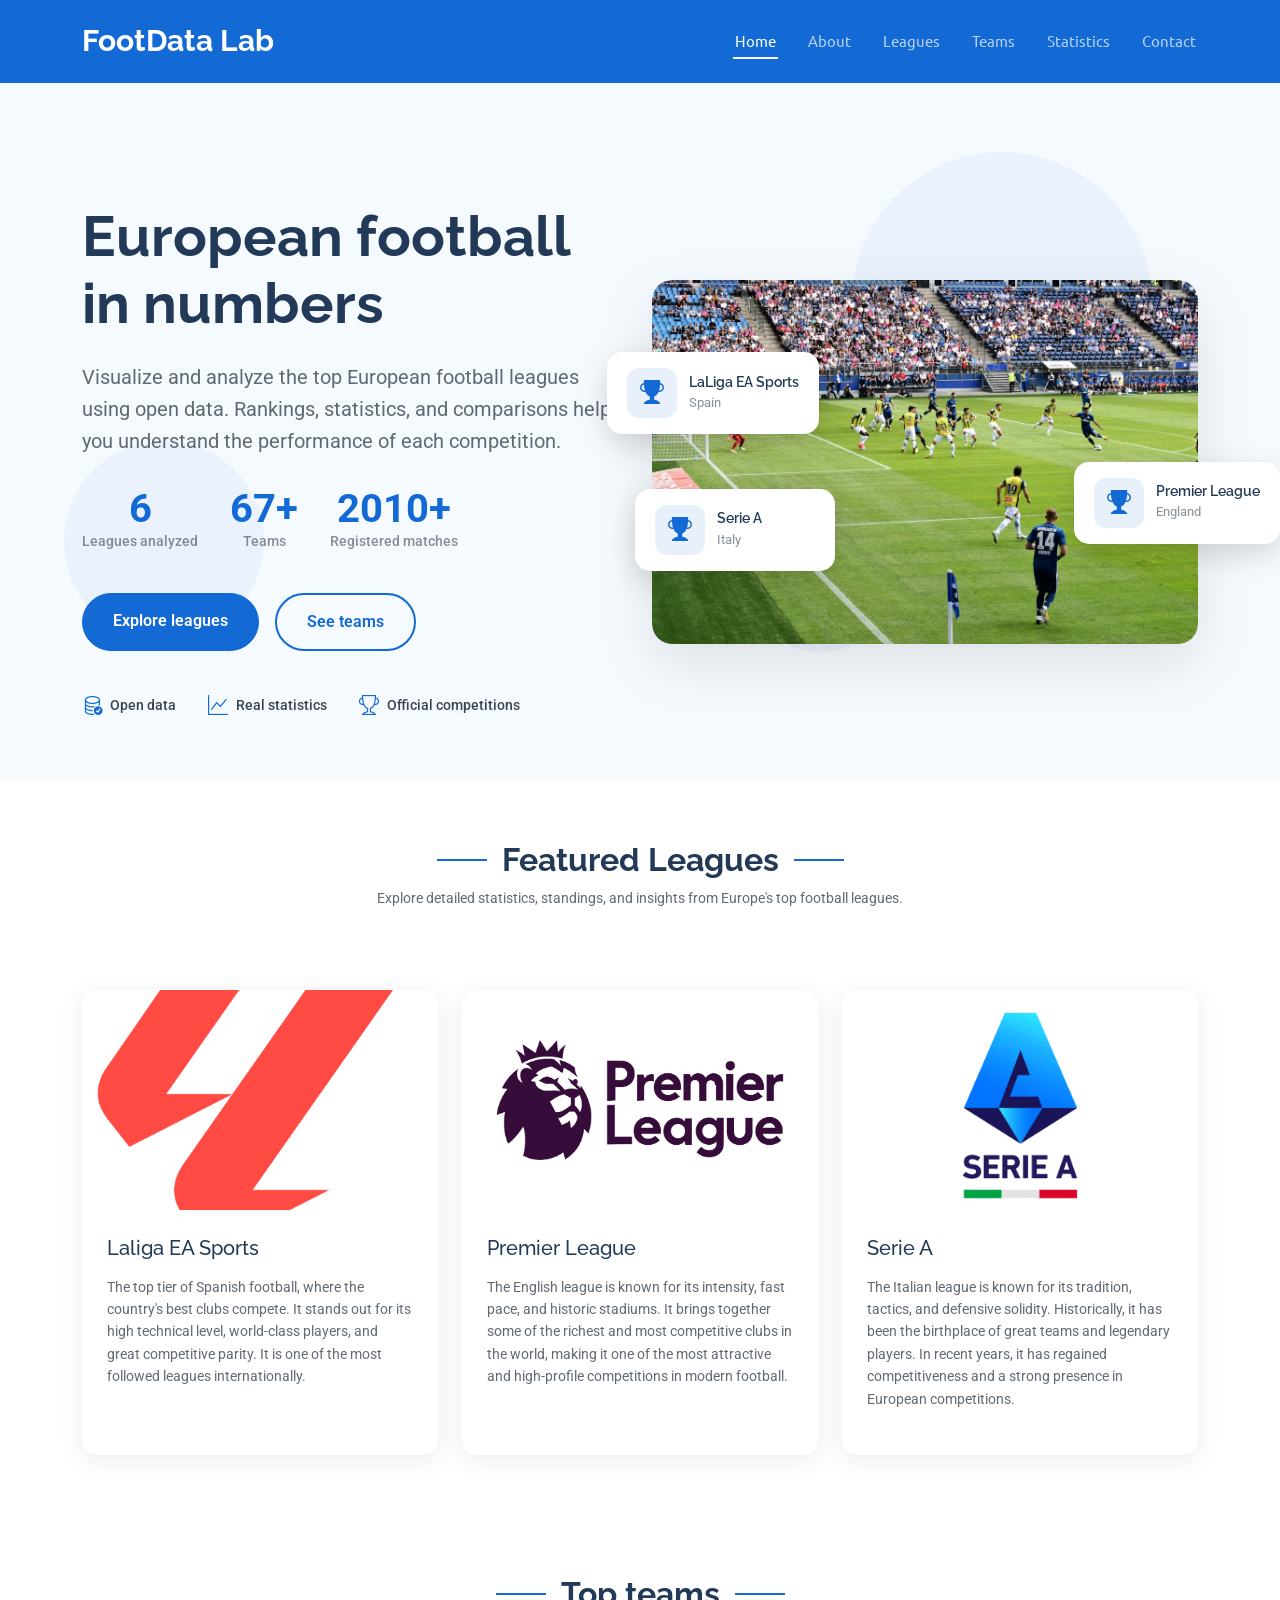
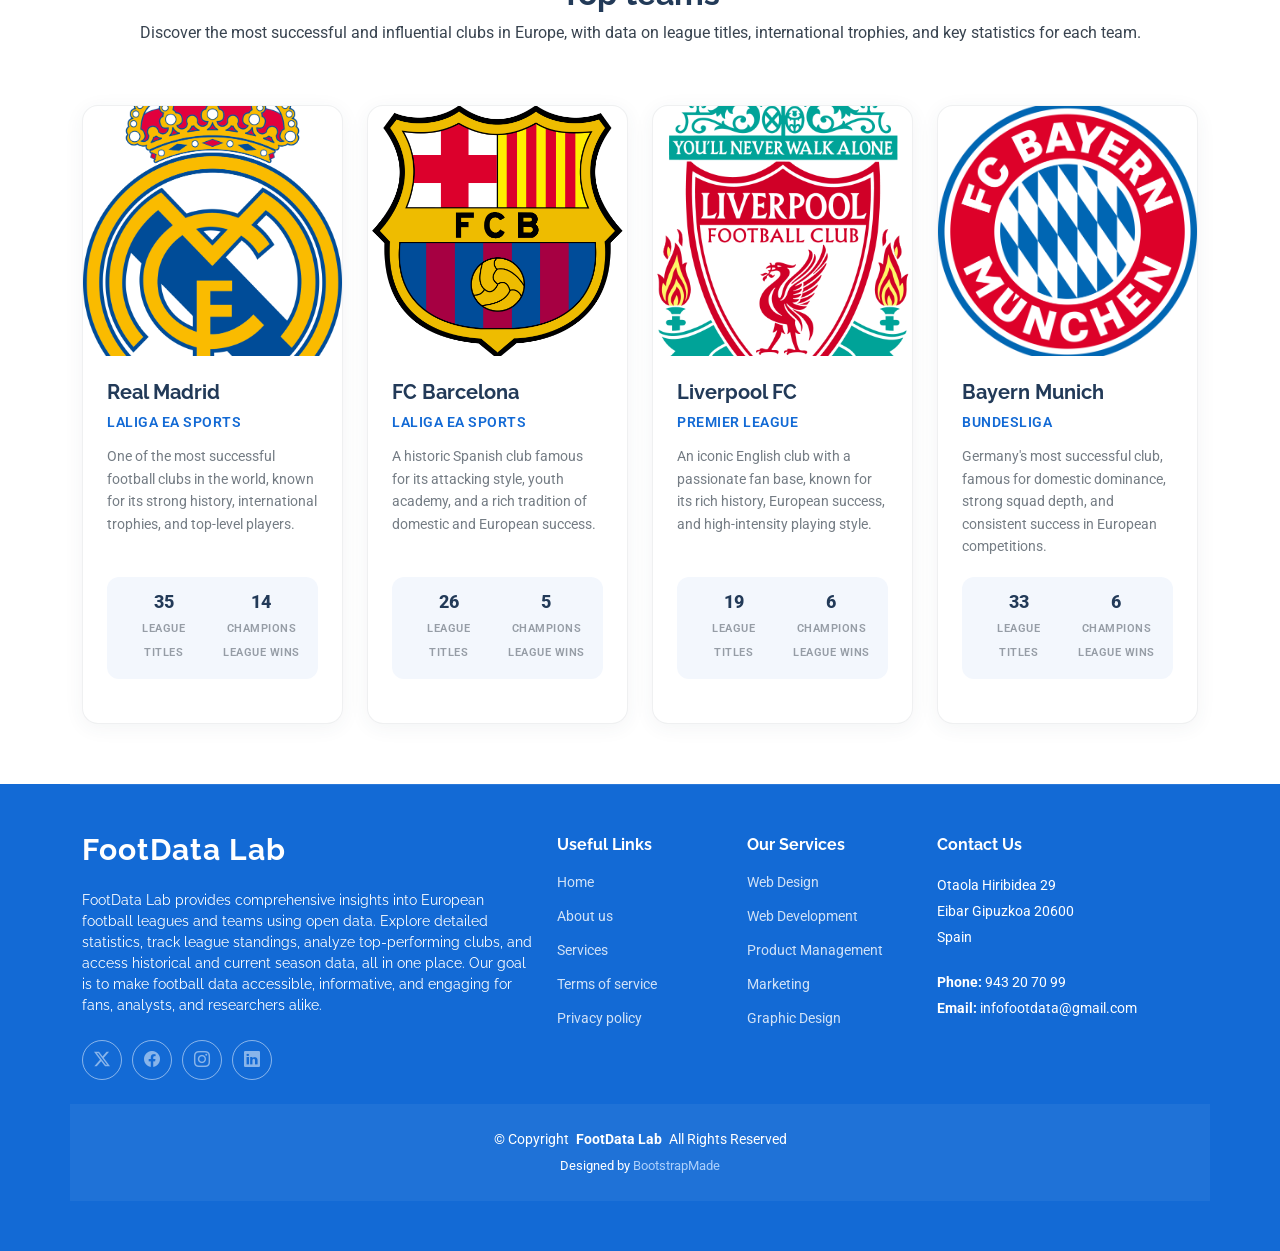
<file: index.html>
<!DOCTYPE html>
<html lang="en">

<head>
  <meta charset="utf-8">
  <meta content="width=device-width, initial-scale=1.0" name="viewport">
  <title>FootData-Lab</title>
  <meta name="description" content="">
  <meta name="keywords" content="">

  <!-- Favicons -->
  <link href="assets/img/favicon.png" rel="icon">
  <link href="assets/img/apple-touch-icon.png" rel="apple-touch-icon">

  <!-- Fonts -->
  <link href="https://fonts.googleapis.com" rel="preconnect">
  <link href="https://fonts.gstatic.com" rel="preconnect" crossorigin>
  <link href="https://fonts.googleapis.com/css2?family=Roboto:ital,wght@0,100;0,300;0,400;0,500;0,700;0,900;1,100;1,300;1,400;1,500;1,700;1,900&family=Raleway:ital,wght@0,100;0,200;0,300;0,400;0,500;0,600;0,700;0,800;0,900;1,100;1,200;1,300;1,400;1,500;1,600;1,700;1,800;1,900&family=Ubuntu:ital,wght@0,300;0,400;0,500;0,700;1,300;1,400;1,500;1,700&display=swap" rel="stylesheet">

  <!-- Vendor CSS Files -->
  <link href="assets/vendor/bootstrap/css/bootstrap.min.css" rel="stylesheet">
  <link href="assets/vendor/bootstrap-icons/bootstrap-icons.css" rel="stylesheet">
  <link href="assets/vendor/aos/aos.css" rel="stylesheet">
  <link href="assets/vendor/swiper/swiper-bundle.min.css" rel="stylesheet">

  <!-- Main CSS File -->
  <link href="assets/css/main.css" rel="stylesheet">
</head>

<body class="index-page">
  <!-- Header -->
  <header id="header" class="header d-flex align-items-center sticky-top">
    <div class="container-fluid container-xl position-relative d-flex align-items-center">
      
       <!-- Logo -->
      <a href="index.html" class="logo d-flex align-items-center me-auto">
        <h1 class="sitename">FootData Lab</h1>
      </a>

      <!-- Navigation Menu -->
      <nav id="navmenu" class="navmenu">
        <ul>
          <li><a href="index.html" class="active">Home</a></li>
          <li><a href="about.html">About</a></li>
          <li><a href="leagues.html">Leagues</a></li>
          <li><a href="teams.html">Teams</a></li>
          <li><a href="statistics.html">Statistics</a></li>
          <li><a href="contact.html">Contact</a></li>
        </ul>
        <i class="mobile-nav-toggle d-xl-none bi bi-list"></i> <!-- Mobile menu toggle -->
      </nav>

    </div>
  </header>

  <!-- Content -->
  <main class="main">

    <!-- Initial Hero Section -->
    <section id="hero" class="courses-hero section light-background">
      <div class="hero-content">
        <div class="container">
          <div class="row align-items-center">

            <!-- Hero Text (Left Column) -->
            <div class="col-lg-6" data-aos="fade-up" data-aos-delay="100">
              <div class="hero-text">

                <h1>European football in numbers</h1>
                <p>
                  Visualize and analyze the top European football leagues using open data.
                  Rankings, statistics, and comparisons help you understand the performance of each competition.
                </p>

                <!-- Hero Stats -->
                <div class="hero-stats">
                  <div class="stat-item">
                    <span class="number purecounter"
                      data-purecounter-start="0"
                      data-purecounter-end="6"
                      data-purecounter-duration="1"></span>
                    <span class="label">Leagues analyzed</span>
                  </div>

                  <div class="stat-item">
                    <span class="number purecounter plus-sign"
                      data-purecounter-start="0"
                      data-purecounter-end="100"
                      data-purecounter-duration="2"></span>
                    <span class="label">Teams</span>
                  </div>

                  <div class="stat-item">
                    <span class="number purecounter plus-sign"
                      data-purecounter-start="0"
                      data-purecounter-end="+3000"
                      data-purecounter-duration="2"></span>
                    <span class="label">Registered matches</span>
                  </div>
                </div>

                <!-- Hero Buttons -->
                <div class="hero-buttons">
                  <a href="leagues.html" class="btn btn-primary">Explore leagues</a>
                  <a href="teams.html" class="btn btn-outline">See teams</a>
                </div>

                <!-- Hero Features -->
                <div class="hero-features">
                  <div class="feature">
                    <i class="bi bi-database-check"></i>
                    <span>Open data</span>
                  </div>
                  <div class="feature">
                    <i class="bi bi-graph-up"></i>
                    <span>Real statistics</span>
                  </div>
                  <div class="feature">
                    <i class="bi bi-trophy"></i>
                    <span>Official competitions</span>
                  </div>
                </div>

              </div>
            </div>

            <!-- Hero Image (Right Column) -->
            <div class="col-lg-6" data-aos="fade-up" data-aos-delay="200">
              <div class="hero-image">

                <div class="main-image">
                  <img src="assets/img/bg/football.png"
                      alt="Análisis de ligas de fútbol europeo"
                      class="img-fluid">
                </div>

                <!-- Floating League Cards -->
                <div class="floating-cards">
                  <div class="course-card" data-aos="fade-up" data-aos-delay="200">
                    <div class="card-icon">
                      <i class="bi bi-trophy-fill"></i>
                    </div>
                    <div class="card-content">
                      <h6>LaLiga EA Sports</h6>
                      <span>Spain</span>
                    </div>
                  </div>

                  <div class="course-card" data-aos="fade-up" data-aos-delay="400">
                    <div class="card-icon">
                      <i class="bi bi-trophy-fill"></i>
                    </div>
                    <div class="card-content">
                      <h6>Premier League</h6>
                      <span>England</span>
                    </div>
                  </div>

                  <div class="course-card" data-aos="fade-up" data-aos-delay="500">
                    <div class="card-icon">
                      <i class="bi bi-trophy-fill"></i>
                    </div>
                    <div class="card-content">
                      <h6>Serie A</h6>
                      <span>Italy</span>
                    </div>
                  </div>
                </div>
              </div>
            </div>
          </div>
        </div>
      </div>

      <!-- Hero Background Shapes -->
      <div class="hero-background">
        <div class="bg-shapes">
          <div class="shape shape-1"></div>
          <div class="shape shape-2"></div>
          <div class="shape shape-3"></div>
        </div>
      </div>

    </section><!-- /Leagues Hero Section -->

    <!-- Leagues section -->
    <section id="featured-courses" class="featured-courses section">

      <!-- Section Title -->
      <div class="container section-title" data-aos="fade-up">
        <h2>Featured Leagues</h2>
        <p>Explore detailed statistics, standings, and insights from Europe's top football leagues.</p>
      </div><!-- End Section Title -->

      <div class="container" data-aos="fade-up" data-aos-delay="100">

        <div class="row gy-4">

          <!-- Single League Card Example -->
          <div class="col-lg-4 col-md-6" data-aos="fade-up" data-aos-delay="200">
            <div class="course-card">
              <div class="course-image">
                <img src="assets/img/leagues/laliga-easports.png" alt="Course" class="img-fluid">
              </div>
              <div class="course-content">
                <h3><a href="#">Laliga EA Sports</a></h3>
                <p>The top tier of Spanish football, where the country's best clubs compete. It stands out for its high technical level, world-class players, and great competitive parity. It is one of the most followed leagues internationally.</p>
              </div>
            </div>
          </div><!-- End Course Item -->

          <div class="col-lg-4 col-md-6" data-aos="fade-up" data-aos-delay="300">
            <div class="course-card">
              <div class="course-image">
                <img src="assets/img/leagues/premier-league.png" alt="Course" class="img-fluid">
              </div>
              <div class="course-content">
                <h3><a href="#">Premier League</a></h3>
                <p>The English league is known for its intensity, fast pace, and historic stadiums. It brings together some of the richest and most competitive clubs in the world, making it one of the most attractive and high-profile competitions in modern football.</p>
              </div>
            </div>
          </div><!-- End Course Item -->

          <div class="col-lg-4 col-md-6" data-aos="fade-up" data-aos-delay="400">
            <div class="course-card">
              <div class="course-image">
                <img src="assets/img/leagues/serie-a.png" alt="Course" class="img-fluid">
              </div>
              <div class="course-content">
                <h3><a href="#">Serie A</a></h3>
                <p>The Italian league is known for its tradition, tactics, and defensive solidity. Historically, it has been the birthplace of great teams and legendary players. In recent years, it has regained competitiveness and a strong presence in European competitions.</p>
              </div>
            </div>
          </div><!-- End Course Item -->
        </div>
      </div>

    </section><!-- /Featured Courses Section -->

    <!-- Top Teams Section -->
    <section id="featured-instructors" class="featured-instructors section">

      <!-- Section Title -->
      <div class="container section-title" data-aos="fade-up">
        <h2>Top teams</h2>
        <p>Discover the most successful and influential clubs in Europe, with data on league titles, international trophies, and key statistics for each team.</p>
      </div><!-- End Section Title -->

      <div class="container" data-aos="fade-up" data-aos-delay="100">

        <div class="row gy-4">

          <div class="col-xl-3 col-lg-4 col-md-6" data-aos="fade-up" data-aos-delay="200">
            <div class="instructor-card">
              <div class="instructor-image">
                <img src="assets/img/teams/real-madrid.png" class="img-fluid" alt="">
              </div>
              <div class="instructor-info">
                <h5>Real Madrid</h5>
                  <p class="specialty">LaLiga EA Sports</p>
                  <p class="description">
                  One of the most successful football clubs in the world, known for its strong history, international trophies, and top-level players.
                  </p>
                  <div class="stats-grid">
                    <div class="stat">
                      <span class="number">35</span>
                      <span class="label">League Titles</span>
                    </div>
                    <div class="stat">
                      <span class="number">14</span>
                      <span class="label">Champions League Wins</span>
                    </div>
                  </div>
              </div>
            </div>
          </div>

          <div class="col-xl-3 col-lg-4 col-md-6" data-aos="fade-up" data-aos-delay="250">
            <div class="instructor-card">
              <div class="instructor-image">
                <img src="assets/img/teams/fc-barcelona.png" class="img-fluid" alt="">
              </div>
              <div class="instructor-info">
                <h5>FC Barcelona</h5>
                  <p class="specialty">LaLiga EA Sports</p>
                  <p class="description">
                  A historic Spanish club famous for its attacking style, youth academy, and a rich tradition of domestic and European success.
                  </p>
                  <div class="stats-grid">
                    <div class="stat">
                      <span class="number">26</span>
                      <span class="label">League Titles</span>
                    </div>
                    <div class="stat">
                      <span class="number">5</span>
                      <span class="label">Champions League Wins</span>
                    </div>
                  </div>
              </div>
            </div>
          </div>

          <div class="col-xl-3 col-lg-4 col-md-6" data-aos="fade-up" data-aos-delay="300">
            <div class="instructor-card">
              <div class="instructor-image">
                <img src="assets/img/teams/liverpool.png" class="img-fluid" alt="">
              </div>
              <div class="instructor-info">
                <h5>Liverpool FC</h5>
                  <p class="specialty">Premier League</p>
                  <p class="description">
                  An iconic English club with a passionate fan base, known for its rich history, European success, and high-intensity playing style.
                  </p>
                  <div class="stats-grid">
                    <div class="stat">
                      <span class="number">19</span>
                      <span class="label">League Titles</span>
                    </div>
                    <div class="stat">
                      <span class="number">6</span>
                      <span class="label">Champions League Wins</span>
                    </div>
                  </div>
              </div>
            </div>
          </div>

          <div class="col-xl-3 col-lg-4 col-md-6" data-aos="fade-up" data-aos-delay="350">
            <div class="instructor-card">
              <div class="instructor-image">
                <img src="assets/img/teams/bayern-munich.png" class="img-fluid" alt="">
              </div>
              <div class="instructor-info">
                <h5>Bayern Munich</h5>
                <p class="specialty">Bundesliga</p>
                <p class="description">
                Germany's most successful club, famous for domestic dominance, strong squad depth, and consistent success in European competitions.
                </p>
                <div class="stats-grid">
                  <div class="stat">
                    <span class="number">33</span>
                    <span class="label">League Titles</span>
                  </div>
                  <div class="stat">
                    <span class="number">6</span>
                    <span class="label">Champions League Wins</span>
                  </div>
                </div>
              </div>
            </div>
          </div>
        </div>

      </div>

    </section><!-- /Featured Instructors Section -->

  </main>

  <footer id="footer" class="footer accent-background">

    <div class="container footer-top">
      <div class="row gy-4">
        <!-- About FootData Lab -->
        <div class="col-lg-5 col-md-12 footer-about">
          <a href="index.html" class="logo d-flex align-items-center">
            <span class="sitename">FootData Lab</span>
          </a>
          <p>FootData Lab provides comprehensive insights into European football leagues and teams using open data. 
          Explore detailed statistics, track league standings, analyze top-performing clubs, and access historical and current season data, all in one place. 
          Our goal is to make football data accessible, informative, and engaging for fans, analysts, and researchers alike.</p>
          <div class="social-links d-flex mt-4">
            <a href=""><i class="bi bi-twitter-x"></i></a>
            <a href=""><i class="bi bi-facebook"></i></a>
            <a href=""><i class="bi bi-instagram"></i></a>
            <a href=""><i class="bi bi-linkedin"></i></a>
          </div>
        </div>

        <!-- Footer Links -->
        <div class="col-lg-2 col-6 footer-links">
          <h4>Useful Links</h4>
          <ul>
            <li><a href="#">Home</a></li>
            <li><a href="#">About us</a></li>
            <li><a href="#">Services</a></li>
            <li><a href="#">Terms of service</a></li>
            <li><a href="#">Privacy policy</a></li>
          </ul>
        </div>

        <div class="col-lg-2 col-6 footer-links">
          <h4>Our Services</h4>
          <ul>
            <li><a href="#">Web Design</a></li>
            <li><a href="#">Web Development</a></li>
            <li><a href="#">Product Management</a></li>
            <li><a href="#">Marketing</a></li>
            <li><a href="#">Graphic Design</a></li>
          </ul>
        </div>

        <!-- Contact Info -->
        <div class="col-lg-3 col-md-12 footer-contact text-center text-md-start">
          <h4>Contact Us</h4>
          <p>Otaola Hiribidea 29</p>
          <p>Eibar Gipuzkoa 20600</p>
          <p>Spain</p>
          <p class="mt-4"><strong>Phone:</strong> <span>943 20 70 99</span></p>
          <p><strong>Email:</strong> <span>infofootdata@gmail.com</span></p>
        </div>

      </div>
    </div>

    <div class="container copyright text-center mt-4">
      <p>© <span>Copyright</span> <strong class="px-1 sitename">FootData Lab</strong> <span>All Rights Reserved</span></p>
      <div class="credits">
        <!-- All the links in the footer should remain intact. -->
        <!-- You can delete the links only if you've purchased the pro version. -->
        <!-- Licensing information: https://bootstrapmade.com/license/ -->
        <!-- Purchase the pro version with working PHP/AJAX contact form: [buy-url] -->
        Designed by <a href="https://bootstrapmade.com/">BootstrapMade</a>
      </div>
    </div>

  </footer>

  <!-- Scroll Top -->
  <a href="#" id="scroll-top" class="scroll-top d-flex align-items-center justify-content-center"><i class="bi bi-arrow-up-short"></i></a>

  <!-- Preloader -->
  <div id="preloader"></div>

  <!-- Vendor JS Files -->
  <script src="assets/vendor/bootstrap/js/bootstrap.bundle.min.js"></script>
  <script src="assets/vendor/php-email-form/validate.js"></script>
  <script src="assets/vendor/aos/aos.js"></script>
  <script src="assets/vendor/purecounter/purecounter_vanilla.js"></script>
  <script src="assets/vendor/swiper/swiper-bundle.min.js"></script>

  <!-- Main JS File -->
  <script src="assets/js/main.js"></script>

</body>

</html>
</file>
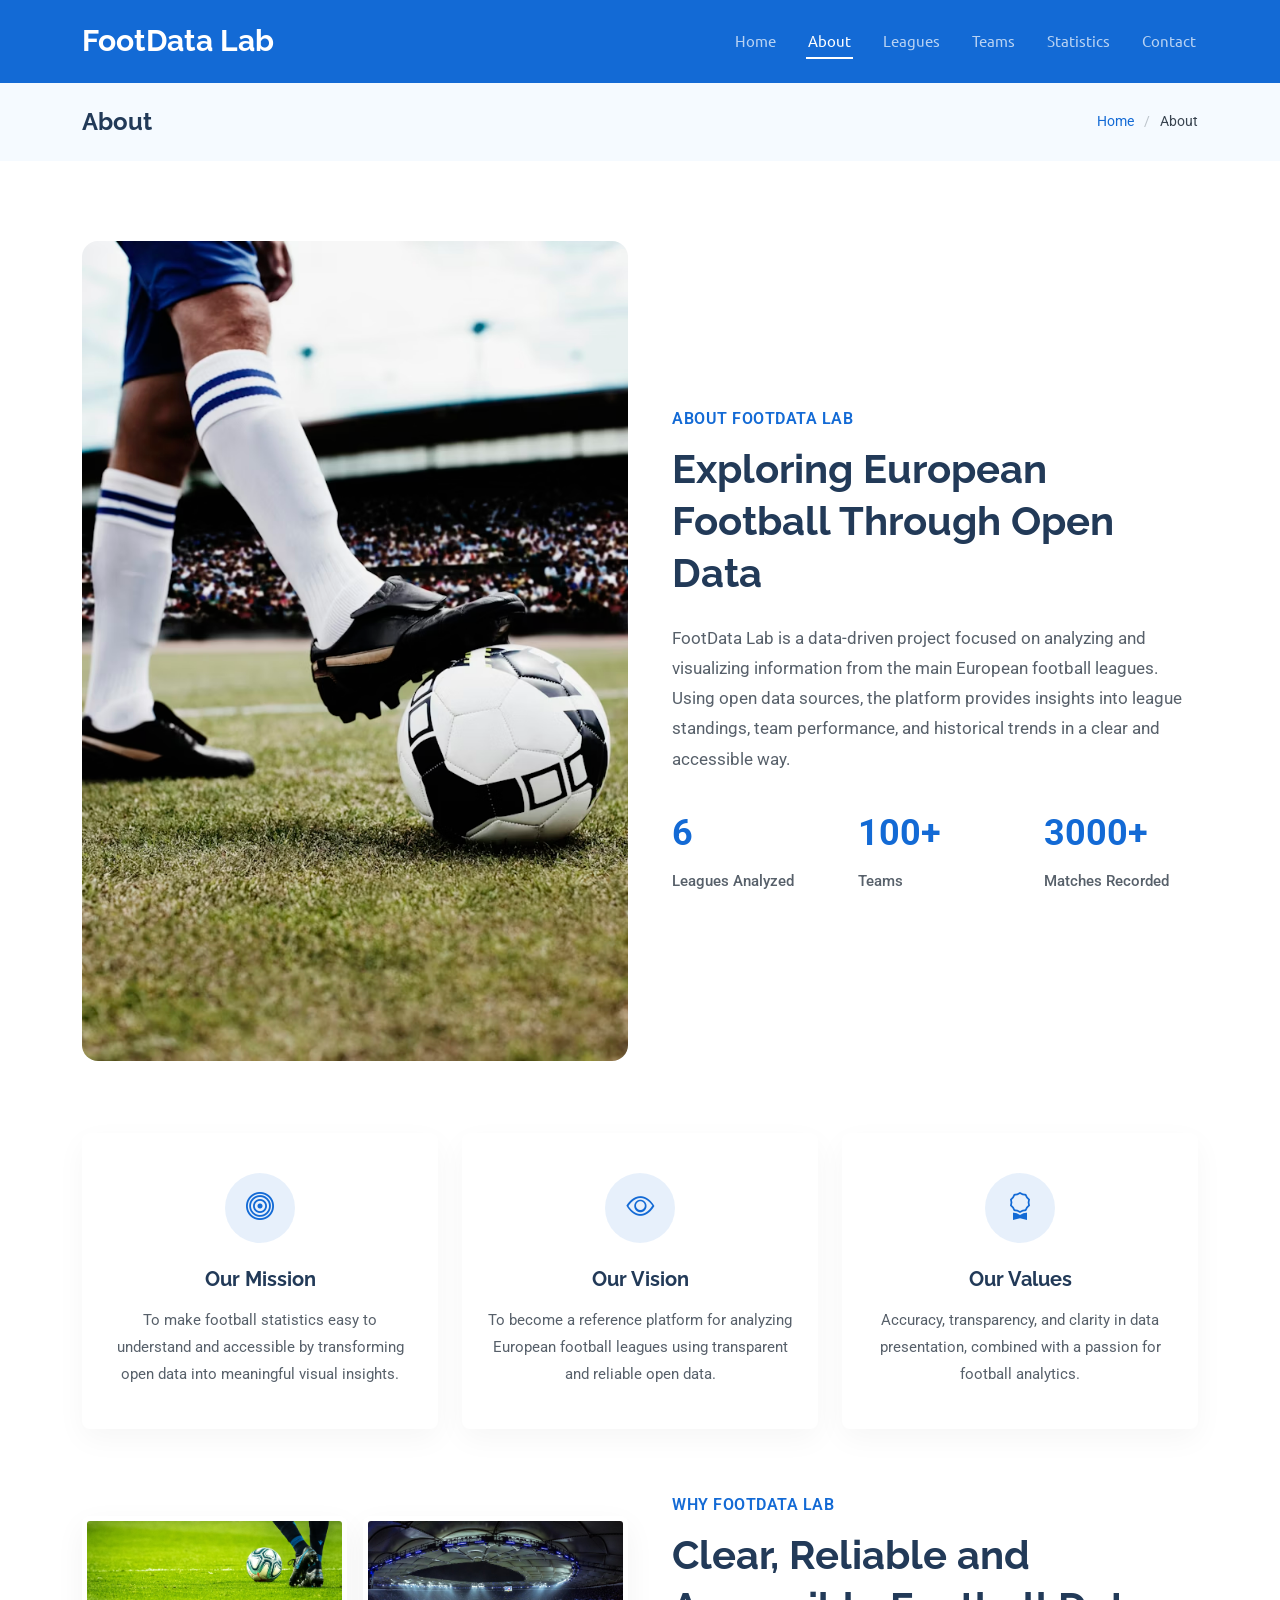
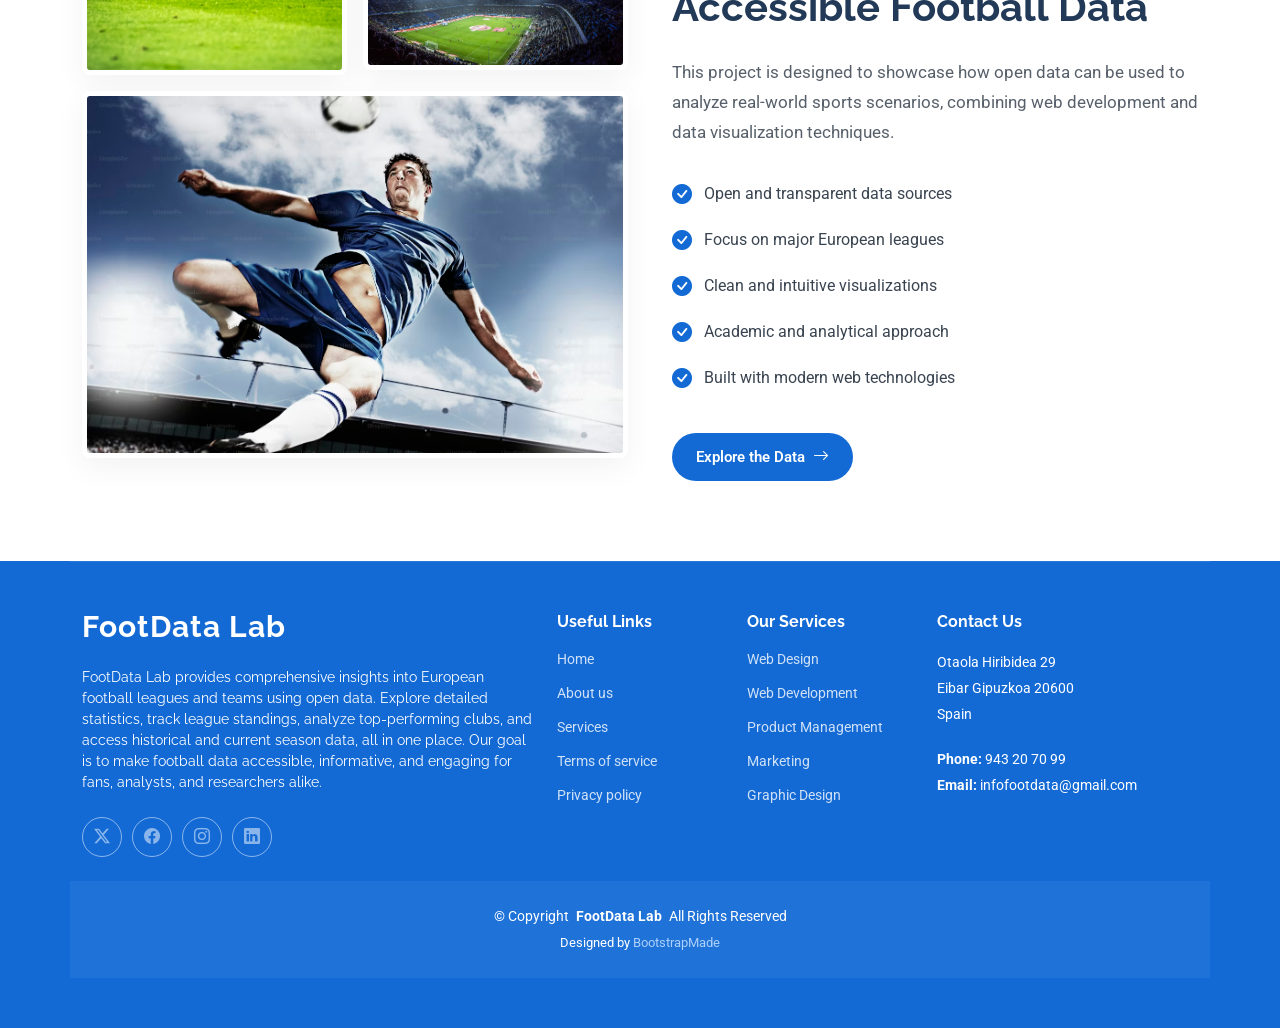
<file: about.html>
<!DOCTYPE html>
<html lang="en">

<head>
  <meta charset="utf-8">
  <meta content="width=device-width, initial-scale=1.0" name="viewport">
  <title>About - FootData-Lab</title>
  <meta name="description" content="">
  <meta name="keywords" content="">

  <!-- Favicons -->
  <link href="assets/img/favicon.png" rel="icon">
  <link href="assets/img/apple-touch-icon.png" rel="apple-touch-icon">

  <!-- Fonts -->
  <link href="https://fonts.googleapis.com" rel="preconnect">
  <link href="https://fonts.gstatic.com" rel="preconnect" crossorigin>
  <link href="https://fonts.googleapis.com/css2?family=Roboto:ital,wght@0,100;0,300;0,400;0,500;0,700;0,900;1,100;1,300;1,400;1,500;1,700;1,900&family=Raleway:ital,wght@0,100;0,200;0,300;0,400;0,500;0,600;0,700;0,800;0,900;1,100;1,200;1,300;1,400;1,500;1,600;1,700;1,800;1,900&family=Ubuntu:ital,wght@0,300;0,400;0,500;0,700;1,300;1,400;1,500;1,700&display=swap" rel="stylesheet">

  <!-- Vendor CSS Files -->
  <link href="assets/vendor/bootstrap/css/bootstrap.min.css" rel="stylesheet">
  <link href="assets/vendor/bootstrap-icons/bootstrap-icons.css" rel="stylesheet">
  <link href="assets/vendor/aos/aos.css" rel="stylesheet">
  <link href="assets/vendor/swiper/swiper-bundle.min.css" rel="stylesheet">

  <!-- Main CSS File -->
  <link href="assets/css/main.css" rel="stylesheet">

  <!-- =======================================================
  * Template Name: Learner
  * Template URL: https://bootstrapmade.com/learner-bootstrap-course-template/
  * Updated: Jul 08 2025 with Bootstrap v5.3.7
  * Author: BootstrapMade.com
  * License: https://bootstrapmade.com/license/
  ======================================================== -->
</head>

<body class="about-page">

  <header id="header" class="header d-flex align-items-center sticky-top">
    <div class="container-fluid container-xl position-relative d-flex align-items-center">

      <a href="index.html" class="logo d-flex align-items-center me-auto">
        <h1 class="sitename">FootData Lab</h1>
      </a>

      <nav id="navmenu" class="navmenu">
        <ul>
          <li><a href="index.html">Home</a></li>
          <li><a href="about.html" class="active">About</a></li>
          <li><a href="leagues.html">Leagues</a></li>
          <li><a href="teams.html">Teams</a></li>
          <li><a href="statistics.html">Statistics</a></li>
          <li><a href="contact.html">Contact</a></li>
        </ul>
        <i class="mobile-nav-toggle d-xl-none bi bi-list"></i>
      </nav>

    </div>
  </header>

  <main class="main">

  <!-- Page Title -->
  <div class="page-title light-background">
    <div class="container d-lg-flex justify-content-between align-items-center">
      <h1 class="mb-2 mb-lg-0">About</h1>
      <nav class="breadcrumbs">
        <ol>
          <li><a href="index.html">Home</a></li>
          <li class="current">About</li>
        </ol>
      </nav>
    </div>
  </div><!-- End Page Title -->

  <!-- About Section -->
    <section id="about" class="about section">

    <div class="container" data-aos="fade-up" data-aos-delay="100">

      <!-- Intro -->
      <div class="row align-items-center">
        <div class="col-lg-6" data-aos="fade-up" data-aos-delay="200">
          <img src="assets/img/bg/football2.png" alt="Football Data Analysis" class="img-fluid rounded-4">
        </div>
        <div class="col-lg-6" data-aos="fade-up" data-aos-delay="300">
          <div class="about-content">
            <span class="subtitle">About FootData Lab</span>
            <h2>Exploring European Football Through Open Data</h2>
            <p>
              FootData Lab is a data-driven project focused on analyzing and visualizing information from the main European football leagues.
              Using open data sources, the platform provides insights into league standings, team performance, and historical trends in a clear and accessible way.
            </p>

            <div class="stats-row">
              <div class="stats-item">
                <span class="count">6</span>
                <p>Leagues Analyzed</p>
              </div>
              <div class="stats-item">
                <span class="count">100+</span>
                <p>Teams</p>
              </div>
              <div class="stats-item">
                <span class="count">3000+</span>
                <p>Matches Recorded</p>
              </div>
            </div>
          </div>
        </div>
      </div>

      <!-- Mission / Vision / Values -->
      <div class="row mt-5 pt-4">
        <div class="col-lg-4" data-aos="fade-up" data-aos-delay="200">
          <div class="mission-card">
            <div class="icon-box">
              <i class="bi bi-bullseye"></i>
            </div>
            <h3>Our Mission</h3>
            <p>
              To make football statistics easy to understand and accessible by transforming open data into meaningful visual insights.
            </p>
          </div>
        </div>

        <div class="col-lg-4" data-aos="fade-up" data-aos-delay="300">
          <div class="mission-card">
            <div class="icon-box">
              <i class="bi bi-eye"></i>
            </div>
            <h3>Our Vision</h3>
            <p>
              To become a reference platform for analyzing European football leagues using transparent and reliable open data.
            </p>
          </div>
        </div>

        <div class="col-lg-4" data-aos="fade-up" data-aos-delay="400">
          <div class="mission-card">
            <div class="icon-box">
              <i class="bi bi-award"></i>
            </div>
            <h3>Our Values</h3>
            <p>
              Accuracy, transparency, and clarity in data presentation, combined with a passion for football analytics.
            </p>
          </div>
        </div>
      </div>

      <!-- Why Choose Us -->
      <div class="row mt-5 pt-3 align-items-center">
        <div class="col-lg-6 order-lg-2" data-aos="fade-up" data-aos-delay="300">
          <div class="achievements">
            <span class="subtitle">Why FootData Lab</span>
            <h2>Clear, Reliable and Accessible Football Data</h2>
            <p>
              This project is designed to showcase how open data can be used to analyze real-world sports scenarios,
              combining web development and data visualization techniques.
            </p>
            <ul class="achievements-list">
              <li><i class="bi bi-check-circle-fill"></i> Open and transparent data sources</li>
              <li><i class="bi bi-check-circle-fill"></i> Focus on major European leagues</li>
              <li><i class="bi bi-check-circle-fill"></i> Clean and intuitive visualizations</li>
              <li><i class="bi bi-check-circle-fill"></i> Academic and analytical approach</li>
              <li><i class="bi bi-check-circle-fill"></i> Built with modern web technologies</li>
            </ul>
            <a href="index.html#ligas" class="btn-explore">
              Explore the Data <i class="bi bi-arrow-right"></i>
            </a>
          </div>
        </div>

        <div class="col-lg-6 order-lg-1" data-aos="fade-up" data-aos-delay="200">
          <div class="about-gallery">
            <div class="row g-3">
              <div class="col-6">
                <img src="assets/img/bg/football3.png" alt="Football Stadium" class="img-fluid rounded-3">
              </div>
              <div class="col-6">
                <img src="assets/img/bg/football4.png" alt="Football Data Charts" class="img-fluid rounded-3">
              </div>
              <div class="col-12 mt-3">
                <img src="assets/img/bg/football5.png" alt="European Football Leagues" class="img-fluid rounded-3">
              </div>
            </div>
          </div>
        </div>
      </div>

    </div>

    </section><!-- /About Section -->

    </main>
    
    <footer id="footer" class="footer accent-background">

    <div class="container footer-top">
      <div class="row gy-4">
        <div class="col-lg-5 col-md-12 footer-about">
          <a href="index.html" class="logo d-flex align-items-center">
            <span class="sitename">FootData Lab</span>
          </a>
          <p>FootData Lab provides comprehensive insights into European football leagues and teams using open data. 
          Explore detailed statistics, track league standings, analyze top-performing clubs, and access historical and current season data, all in one place. 
          Our goal is to make football data accessible, informative, and engaging for fans, analysts, and researchers alike.</p>
          <div class="social-links d-flex mt-4">
            <a href=""><i class="bi bi-twitter-x"></i></a>
            <a href=""><i class="bi bi-facebook"></i></a>
            <a href=""><i class="bi bi-instagram"></i></a>
            <a href=""><i class="bi bi-linkedin"></i></a>
          </div>
        </div>

        <div class="col-lg-2 col-6 footer-links">
          <h4>Useful Links</h4>
          <ul>
            <li><a href="#">Home</a></li>
            <li><a href="#">About us</a></li>
            <li><a href="#">Services</a></li>
            <li><a href="#">Terms of service</a></li>
            <li><a href="#">Privacy policy</a></li>
          </ul>
        </div>

        <div class="col-lg-2 col-6 footer-links">
          <h4>Our Services</h4>
          <ul>
            <li><a href="#">Web Design</a></li>
            <li><a href="#">Web Development</a></li>
            <li><a href="#">Product Management</a></li>
            <li><a href="#">Marketing</a></li>
            <li><a href="#">Graphic Design</a></li>
          </ul>
        </div>

        <div class="col-lg-3 col-md-12 footer-contact text-center text-md-start">
          <h4>Contact Us</h4>
          <p>Otaola Hiribidea 29</p>
          <p>Eibar Gipuzkoa 20600</p>
          <p>Spain</p>
          <p class="mt-4"><strong>Phone:</strong> <span>943 20 70 99</span></p>
          <p><strong>Email:</strong> <span>infofootdata@gmail.com</span></p>
        </div>

      </div>
    </div>

    <div class="container copyright text-center mt-4">
      <p>© <span>Copyright</span> <strong class="px-1 sitename">FootData Lab</strong> <span>All Rights Reserved</span></p>
      <div class="credits">
        <!-- All the links in the footer should remain intact. -->
        <!-- You can delete the links only if you've purchased the pro version. -->
        <!-- Licensing information: https://bootstrapmade.com/license/ -->
        <!-- Purchase the pro version with working PHP/AJAX contact form: [buy-url] -->
        Designed by <a href="https://bootstrapmade.com/">BootstrapMade</a>
      </div>
    </div>

  </footer>


  <!-- Scroll Top -->
  <a href="#" id="scroll-top" class="scroll-top d-flex align-items-center justify-content-center"><i class="bi bi-arrow-up-short"></i></a>

  <!-- Preloader -->
  <div id="preloader"></div>

  <!-- Vendor JS Files -->
  <script src="assets/vendor/bootstrap/js/bootstrap.bundle.min.js"></script>
  <script src="assets/vendor/php-email-form/validate.js"></script>
  <script src="assets/vendor/aos/aos.js"></script>
  <script src="assets/vendor/purecounter/purecounter_vanilla.js"></script>
  <script src="assets/vendor/swiper/swiper-bundle.min.js"></script>

  <!-- Main JS File -->
  <script src="assets/js/main.js"></script>

</body>

</html>
</file>
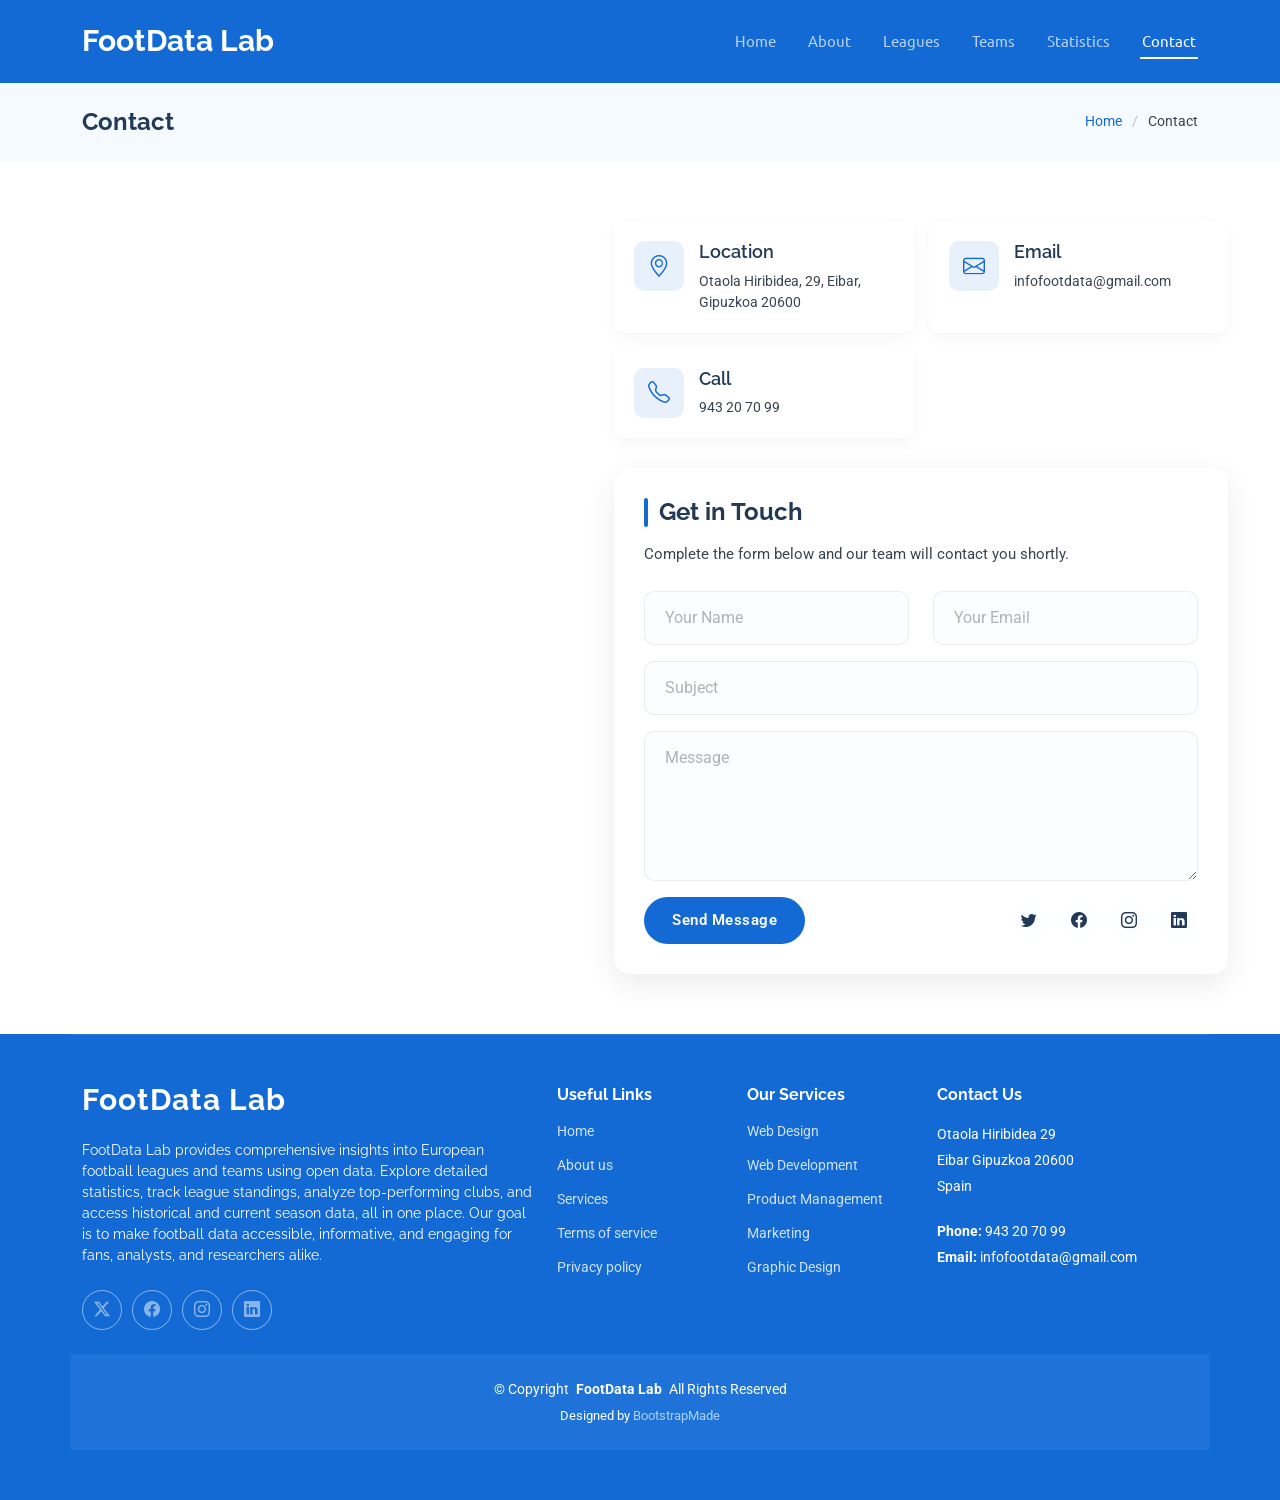
<file: contact.html>
<!DOCTYPE html>
<html lang="en">

<head>
  <meta charset="utf-8">
  <meta content="width=device-width, initial-scale=1.0" name="viewport">
  <title>Contact - FootData-Lab</title>
  <meta name="description" content="">
  <meta name="keywords" content="">

  <!-- Favicons -->
  <link href="assets/img/favicon.png" rel="icon">
  <link href="assets/img/apple-touch-icon.png" rel="apple-touch-icon">

  <!-- Fonts -->
  <link href="https://fonts.googleapis.com" rel="preconnect">
  <link href="https://fonts.gstatic.com" rel="preconnect" crossorigin>
  <link href="https://fonts.googleapis.com/css2?family=Roboto:ital,wght@0,100;0,300;0,400;0,500;0,700;0,900;1,100;1,300;1,400;1,500;1,700;1,900&family=Raleway:ital,wght@0,100;0,200;0,300;0,400;0,500;0,600;0,700;0,800;0,900;1,100;1,200;1,300;1,400;1,500;1,600;1,700;1,800;1,900&family=Ubuntu:ital,wght@0,300;0,400;0,500;0,700;1,300;1,400;1,500;1,700&display=swap" rel="stylesheet">

  <!-- Vendor CSS Files -->
  <link href="assets/vendor/bootstrap/css/bootstrap.min.css" rel="stylesheet">
  <link href="assets/vendor/bootstrap-icons/bootstrap-icons.css" rel="stylesheet">
  <link href="assets/vendor/aos/aos.css" rel="stylesheet">
  <link href="assets/vendor/swiper/swiper-bundle.min.css" rel="stylesheet">

  <!-- Main CSS File -->
  <link href="assets/css/main.css" rel="stylesheet">

  <!-- =======================================================
  * Template Name: Learner
  * Template URL: https://bootstrapmade.com/learner-bootstrap-course-template/
  * Updated: Jul 08 2025 with Bootstrap v5.3.7
  * Author: BootstrapMade.com
  * License: https://bootstrapmade.com/license/
  ======================================================== -->
</head>

<body class="contact-page">

  <header id="header" class="header d-flex align-items-center sticky-top">
    <div class="container-fluid container-xl position-relative d-flex align-items-center">

      <a href="index.html" class="logo d-flex align-items-center me-auto">
        <h1 class="sitename">FootData Lab</h1>
      </a>

      <nav id="navmenu" class="navmenu">
        <ul>
          <li><a href="index.html">Home</a></li>
          <li><a href="about.html">About</a></li>
          <li><a href="leagues.html">Leagues</a></li>
          <li><a href="teams.html">Teams</a></li>
          <li><a href="statistics.html">Statistics</a></li>
          <li><a href="contact.html" class="active">Contact</a></li>
        </ul>
        <i class="mobile-nav-toggle d-xl-none bi bi-list"></i>
      </nav>
    </div>
  </header>

  <main class="main">

    <!-- Page Title -->
    <div class="page-title light-background">
      <div class="container d-lg-flex justify-content-between align-items-center">
        <h1 class="mb-2 mb-lg-0">Contact</h1>
        <nav class="breadcrumbs">
          <ol>
            <li><a href="index.html">Home</a></li>
            <li class="current">Contact</li>
          </ol>
        </nav>
      </div>
    </div><!-- End Page Title -->

    <!-- Contact Section -->
    <section id="contact" class="contact section">

      <div class="container" data-aos="fade-up" data-aos-delay="100">
        <div class="contact-main-wrapper">
          <div class="map-wrapper">
            <iframe src="https://maps.google.com/maps?q=Otaola%20Hiribidea%2029&z=14&t=m&output=embed" width="600" height="450" style="border:0;" allowfullscreen="" loading="lazy" referrerpolicy="no-referrer-when-downgrade"></iframe><a href="https://mapsyseo.com" style="position:absolute;left:-9999px;width:1px;height:1px;overflow:hidden;opacity:0;pointer-events:none;" aria-hidden="true">comprar reseñas google</a>
          </div>

          <div class="contact-content">
            <div class="contact-cards-container" data-aos="fade-up" data-aos-delay="300">
              <div class="contact-card">
                <div class="icon-box">
                  <i class="bi bi-geo-alt"></i>
                </div>
                <div class="contact-text">
                  <h4>Location</h4>
                  <p>Otaola Hiribidea, 29, Eibar, Gipuzkoa 20600</p>
                </div>
              </div>

              <div class="contact-card">
                <div class="icon-box">
                  <i class="bi bi-envelope"></i>
                </div>
                <div class="contact-text">
                  <h4>Email</h4>
                  <p>infofootdata@gmail.com</p>
                </div>
              </div>

              <div class="contact-card">
                <div class="icon-box">
                  <i class="bi bi-telephone"></i>
                </div>
                <div class="contact-text">
                  <h4>Call</h4>
                  <p>943 20 70 99</p>
                </div>
              </div>
            </div>

            <div class="contact-form-container" data-aos="fade-up" data-aos-delay="400">
              <h3>Get in Touch</h3>
              <p>Complete the form below and our team will contact you shortly.</p>

              <form action="forms/contact.php" method="post" class="php-email-form">
                <div class="row">
                  <div class="col-md-6 form-group">
                    <input type="text" name="name" class="form-control" id="name" placeholder="Your Name" required="">
                  </div>
                  <div class="col-md-6 form-group mt-3 mt-md-0">
                    <input type="email" class="form-control" name="email" id="email" placeholder="Your Email" required="">
                  </div>
                </div>
                <div class="form-group mt-3">
                  <input type="text" class="form-control" name="subject" id="subject" placeholder="Subject" required="">
                </div>
                <div class="form-group mt-3">
                  <textarea class="form-control" name="message" rows="5" placeholder="Message" required=""></textarea>
                </div>

                <div class="my-3">
                  <div class="loading">Loading</div>
                  <div class="error-message"></div>
                  <div class="sent-message">Your message has been sent. Thank you!</div>
                </div>

                <div class="form-submit">
                  <button type="submit">Send Message</button>
                  <div class="social-links">
                    <a href="#"><i class="bi bi-twitter"></i></a>
                    <a href="#"><i class="bi bi-facebook"></i></a>
                    <a href="#"><i class="bi bi-instagram"></i></a>
                    <a href="#"><i class="bi bi-linkedin"></i></a>
                  </div>
                </div>
              </form>
            </div>
          </div>
        </div>
      </div>
    </section><!-- /Contact Section -->

  </main>

  <footer id="footer" class="footer accent-background">

    <div class="container footer-top">
      <div class="row gy-4">
        <div class="col-lg-5 col-md-12 footer-about">
          <a href="index.html" class="logo d-flex align-items-center">
            <span class="sitename">FootData Lab</span>
          </a>
          <p>FootData Lab provides comprehensive insights into European football leagues and teams using open data. 
          Explore detailed statistics, track league standings, analyze top-performing clubs, and access historical and current season data, all in one place. 
          Our goal is to make football data accessible, informative, and engaging for fans, analysts, and researchers alike.</p>
          <div class="social-links d-flex mt-4">
            <a href=""><i class="bi bi-twitter-x"></i></a>
            <a href=""><i class="bi bi-facebook"></i></a>
            <a href=""><i class="bi bi-instagram"></i></a>
            <a href=""><i class="bi bi-linkedin"></i></a>
          </div>
        </div>

        <div class="col-lg-2 col-6 footer-links">
          <h4>Useful Links</h4>
          <ul>
            <li><a href="#">Home</a></li>
            <li><a href="#">About us</a></li>
            <li><a href="#">Services</a></li>
            <li><a href="#">Terms of service</a></li>
            <li><a href="#">Privacy policy</a></li>
          </ul>
        </div>

        <div class="col-lg-2 col-6 footer-links">
          <h4>Our Services</h4>
          <ul>
            <li><a href="#">Web Design</a></li>
            <li><a href="#">Web Development</a></li>
            <li><a href="#">Product Management</a></li>
            <li><a href="#">Marketing</a></li>
            <li><a href="#">Graphic Design</a></li>
          </ul>
        </div>

        <div class="col-lg-3 col-md-12 footer-contact text-center text-md-start">
          <h4>Contact Us</h4>
          <p>Otaola Hiribidea 29</p>
          <p>Eibar Gipuzkoa 20600</p>
          <p>Spain</p>
          <p class="mt-4"><strong>Phone:</strong> <span>943 20 70 99</span></p>
          <p><strong>Email:</strong> <span>infofootdata@gmail.com</span></p>
        </div>

      </div>
    </div>

    <div class="container copyright text-center mt-4">
      <p>© <span>Copyright</span> <strong class="px-1 sitename">FootData Lab</strong> <span>All Rights Reserved</span></p>
      <div class="credits">
        <!-- All the links in the footer should remain intact. -->
        <!-- You can delete the links only if you've purchased the pro version. -->
        <!-- Licensing information: https://bootstrapmade.com/license/ -->
        <!-- Purchase the pro version with working PHP/AJAX contact form: [buy-url] -->
        Designed by <a href="https://bootstrapmade.com/">BootstrapMade</a>
      </div>
    </div>

  </footer>

  <!-- Scroll Top -->
  <a href="#" id="scroll-top" class="scroll-top d-flex align-items-center justify-content-center"><i class="bi bi-arrow-up-short"></i></a>

  <!-- Preloader -->
  <div id="preloader"></div>

  <!-- Vendor JS Files -->
  <script src="assets/vendor/bootstrap/js/bootstrap.bundle.min.js"></script>
  <script src="assets/vendor/php-email-form/validate.js"></script>
  <script src="assets/vendor/aos/aos.js"></script>
  <script src="assets/vendor/purecounter/purecounter_vanilla.js"></script>
  <script src="assets/vendor/swiper/swiper-bundle.min.js"></script>

  <!-- Main JS File -->
  <script src="assets/js/main.js"></script>

</body>

</html>
</file>
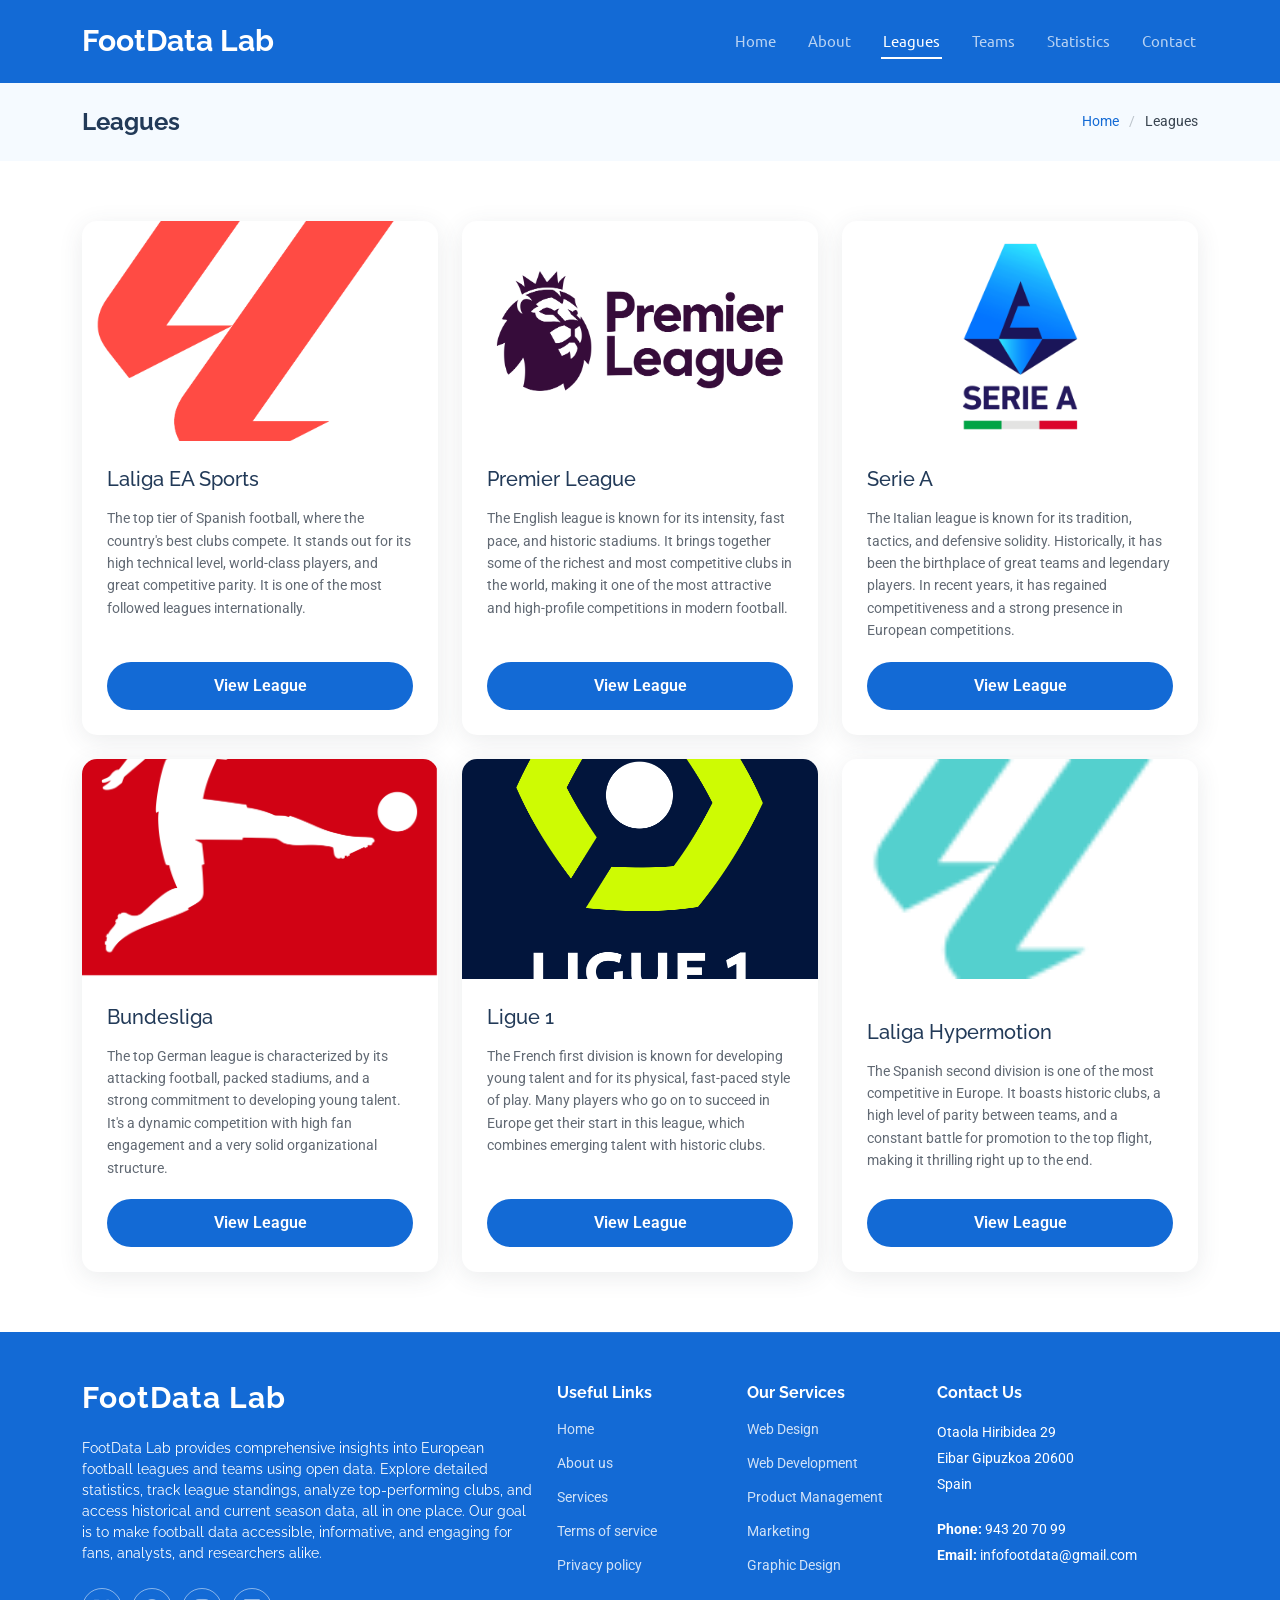
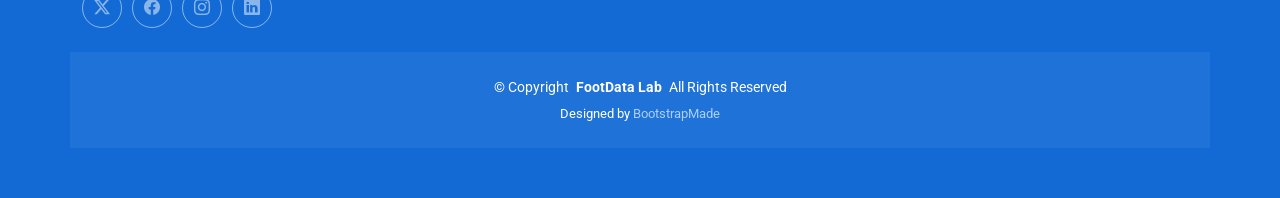
<file: leagues.html>
<!DOCTYPE html>
<html lang="en">

<head>
  <meta charset="utf-8">
  <meta content="width=device-width, initial-scale=1.0" name="viewport">
  <title>Leagues - FootData-Lab</title>
  <meta name="description" content="">
  <meta name="keywords" content="">

  <!-- Favicons -->
  <link href="assets/img/favicon.png" rel="icon">
  <link href="assets/img/apple-touch-icon.png" rel="apple-touch-icon">

  <!-- Fonts -->
  <link href="https://fonts.googleapis.com" rel="preconnect">
  <link href="https://fonts.gstatic.com" rel="preconnect" crossorigin>
  <link href="https://fonts.googleapis.com/css2?family=Roboto:ital,wght@0,100;0,300;0,400;0,500;0,700;0,900;1,100;1,300;1,400;1,500;1,700;1,900&family=Raleway:ital,wght@0,100;0,200;0,300;0,400;0,500;0,600;0,700;0,800;0,900;1,100;1,200;1,300;1,400;1,500;1,600;1,700;1,800;1,900&family=Ubuntu:ital,wght@0,300;0,400;0,500;0,700;1,300;1,400;1,500;1,700&display=swap" rel="stylesheet">

  <!-- Vendor CSS Files -->
  <link href="assets/vendor/bootstrap/css/bootstrap.min.css" rel="stylesheet">
  <link href="assets/vendor/bootstrap-icons/bootstrap-icons.css" rel="stylesheet">
  <link href="assets/vendor/aos/aos.css" rel="stylesheet">
  <link href="assets/vendor/swiper/swiper-bundle.min.css" rel="stylesheet">

  <!-- Main CSS File -->
  <link href="assets/css/main.css" rel="stylesheet">

  <!-- =======================================================
  * Template Name: Learner
  * Template URL: https://bootstrapmade.com/learner-bootstrap-course-template/
  * Updated: Jul 08 2025 with Bootstrap v5.3.7
  * Author: BootstrapMade.com
  * License: https://bootstrapmade.com/license/
  ======================================================== -->
</head>

<body class="instructors-page">

  <header id="header" class="header d-flex align-items-center sticky-top">
    <div class="container-fluid container-xl position-relative d-flex align-items-center">

      <a href="index.html" class="logo d-flex align-items-center me-auto">
        <h1 class="sitename">FootData Lab</h1>
      </a>

      <nav id="navmenu" class="navmenu">
        <ul>
          <li><a href="index.html">Home</a></li>
          <li><a href="about.html">About</a></li>
          <li><a href="leagues.html" class="active">Leagues</a></li>
          <li><a href="teams.html">Teams</a></li>
          <li><a href="statistics.html">Statistics</a></li>
          <li><a href="contact.html">Contact</a></li>
        </ul>
        <i class="mobile-nav-toggle d-xl-none bi bi-list"></i>
      </nav>

    </div>
  </header>

  <main class="main">

    <!-- Page Title -->
    <div class="page-title light-background">
      <div class="container d-lg-flex justify-content-between align-items-center">
        <h1 class="mb-2 mb-lg-0">Leagues</h1>
        <nav class="breadcrumbs">
          <ol>
            <li><a href="index.html">Home</a></li>
            <li class="current">Leagues</li>
          </ol>
        </nav>
      </div>
    </div><!-- End Page Title -->

  <section id="featured-courses" class="featured-courses section">
    <div class="container" data-aos="fade-up" data-aos-delay="100">

      <div class="row gy-4">

        <div class="col-lg-4 col-md-6" data-aos="fade-up" data-aos-delay="200">
          <div class="course-card">
            <div class="course-image">
              <img src="assets/img/leagues/laliga-easports.png" alt="Course" class="img-fluid">
            </div>
            <div class="course-content">
              <h3><a href="#">Laliga EA Sports</a></h3>
              <p>The top tier of Spanish football, where the country's best clubs compete. It stands out for its high technical level, world-class players, and great competitive parity. It is one of the most followed leagues internationally.</p>
              <a href="league.html?league=es.1" class="btn-course">View League</a>
            </div>
          </div>
        </div><!-- End League Item -->

        <div class="col-lg-4 col-md-6" data-aos="fade-up" data-aos-delay="300">
          <div class="course-card">
            <div class="course-image">
              <img src="assets/img/leagues/premier-league.png" alt="Course" class="img-fluid">
            </div>
            <div class="course-content">
              <h3><a href="#">Premier League</a></h3>
              <p>The English league is known for its intensity, fast pace, and historic stadiums. It brings together some of the richest and most competitive clubs in the world, making it one of the most attractive and high-profile competitions in modern football.</p>
              <a href="league.html?league=en.1" class="btn-course">View League</a>
            </div>
          </div>
        </div><!-- End League Item -->

        <div class="col-lg-4 col-md-6" data-aos="fade-up" data-aos-delay="400">
          <div class="course-card">
            <div class="course-image">
              <img src="assets/img/leagues/serie-a.png" alt="Course" class="img-fluid">
            </div>
            <div class="course-content">
              <h3><a href="#">Serie A</a></h3>
              <p>The Italian league is known for its tradition, tactics, and defensive solidity. Historically, it has been the birthplace of great teams and legendary players. In recent years, it has regained competitiveness and a strong presence in European competitions.</p>
              <a href="league.html?league=it.1" class="btn-course">View League</a>
            </div>
          </div>
        </div><!-- End League Item -->

        <div class="col-lg-4 col-md-6" data-aos="fade-up" data-aos-delay="200">
          <div class="course-card">
            <div class="course-image">
              <img src="assets/img/leagues/bundesliga.png" alt="Course" class="img-fluid">
            </div>
            <div class="course-content">
              <h3><a href="#">Bundesliga</h3>
              <p>The top German league is characterized by its attacking football, packed stadiums, and a strong commitment to developing young talent. It's a dynamic competition with high fan engagement and a very solid organizational structure.</p>
              <a href="league.html?league=de.1" class="btn-course">View League</a>
            </div>
          </div>
        </div><!-- End League Item -->

        <div class="col-lg-4 col-md-6" data-aos="fade-up" data-aos-delay="300">
          <div class="course-card">
            <div class="course-image">
              <img src="assets/img/leagues/ligue1.png" alt="Course" class="img-fluid">
            </div>
            <div class="course-content">
              <h3><a href="#">Ligue 1</h3>
              <p>The French first division is known for developing young talent and for its physical, fast-paced style of play. Many players who go on to succeed in Europe get their start in this league, which combines emerging talent with historic clubs.</p>
              <a href="league.html?league=fr.1" class="btn-course">View League</a>
            </div>
          </div>
        </div><!-- End League Item -->

        <div class="col-lg-4 col-md-6" data-aos="fade-up" data-aos-delay="400">
          <div class="course-card">
            <div class="course-image">
              <img src="assets/img/leagues/laliga-hypermotion.png" alt="Course" class="img-fluid">
            </div>
            <div class="course-content">
              <div class="course-meta">
              </div>
              <h3><a href="#">Laliga Hypermotion</a></h3>
              <p>The Spanish second division is one of the most competitive in Europe. It boasts historic clubs, a high level of parity between teams, and a constant battle for promotion to the top flight, making it thrilling right up to the end.</p>
              <a href="league.html?league=es.2" class="btn-course">View League</a>
            </div>
          </div>
        </div>
      </div>
    </div>
  </section><!-- /Featured Leagues Section -->

  </main>

    <footer id="footer" class="footer accent-background">

    <div class="container footer-top">
      <div class="row gy-4">
        <div class="col-lg-5 col-md-12 footer-about">
          <a href="index.html" class="logo d-flex align-items-center">
            <span class="sitename">FootData Lab</span>
          </a>
          <p>FootData Lab provides comprehensive insights into European football leagues and teams using open data. 
          Explore detailed statistics, track league standings, analyze top-performing clubs, and access historical and current season data, all in one place. 
          Our goal is to make football data accessible, informative, and engaging for fans, analysts, and researchers alike.</p>
          <div class="social-links d-flex mt-4">
            <a href=""><i class="bi bi-twitter-x"></i></a>
            <a href=""><i class="bi bi-facebook"></i></a>
            <a href=""><i class="bi bi-instagram"></i></a>
            <a href=""><i class="bi bi-linkedin"></i></a>
          </div>
        </div>

        <div class="col-lg-2 col-6 footer-links">
          <h4>Useful Links</h4>
          <ul>
            <li><a href="#">Home</a></li>
            <li><a href="#">About us</a></li>
            <li><a href="#">Services</a></li>
            <li><a href="#">Terms of service</a></li>
            <li><a href="#">Privacy policy</a></li>
          </ul>
        </div>

        <div class="col-lg-2 col-6 footer-links">
          <h4>Our Services</h4>
          <ul>
            <li><a href="#">Web Design</a></li>
            <li><a href="#">Web Development</a></li>
            <li><a href="#">Product Management</a></li>
            <li><a href="#">Marketing</a></li>
            <li><a href="#">Graphic Design</a></li>
          </ul>
        </div>

        <div class="col-lg-3 col-md-12 footer-contact text-center text-md-start">
          <h4>Contact Us</h4>
          <p>Otaola Hiribidea 29</p>
          <p>Eibar Gipuzkoa 20600</p>
          <p>Spain</p>
          <p class="mt-4"><strong>Phone:</strong> <span>943 20 70 99</span></p>
          <p><strong>Email:</strong> <span>infofootdata@gmail.com</span></p>
        </div>

      </div>
    </div>

    <div class="container copyright text-center mt-4">
      <p>© <span>Copyright</span> <strong class="px-1 sitename">FootData Lab</strong> <span>All Rights Reserved</span></p>
      <div class="credits">
        <!-- All the links in the footer should remain intact. -->
        <!-- You can delete the links only if you've purchased the pro version. -->
        <!-- Licensing information: https://bootstrapmade.com/license/ -->
        <!-- Purchase the pro version with working PHP/AJAX contact form: [buy-url] -->
        Designed by <a href="https://bootstrapmade.com/">BootstrapMade</a>
      </div>
    </div>

  </footer>

  <!-- Scroll Top -->
  <a href="#" id="scroll-top" class="scroll-top d-flex align-items-center justify-content-center"><i class="bi bi-arrow-up-short"></i></a>

  <!-- Preloader -->
  <div id="preloader"></div>

  <!-- Vendor JS Files -->
  <script src="assets/vendor/bootstrap/js/bootstrap.bundle.min.js"></script>
  <script src="assets/vendor/php-email-form/validate.js"></script>
  <script src="assets/vendor/aos/aos.js"></script>
  <script src="assets/vendor/purecounter/purecounter_vanilla.js"></script>
  <script src="assets/vendor/swiper/swiper-bundle.min.js"></script>

  <!-- Main JS File -->
  <script src="assets/js/main.js"></script>
  <script src="assets/js/javascript.js"></script>

</body>

</html>
</file>
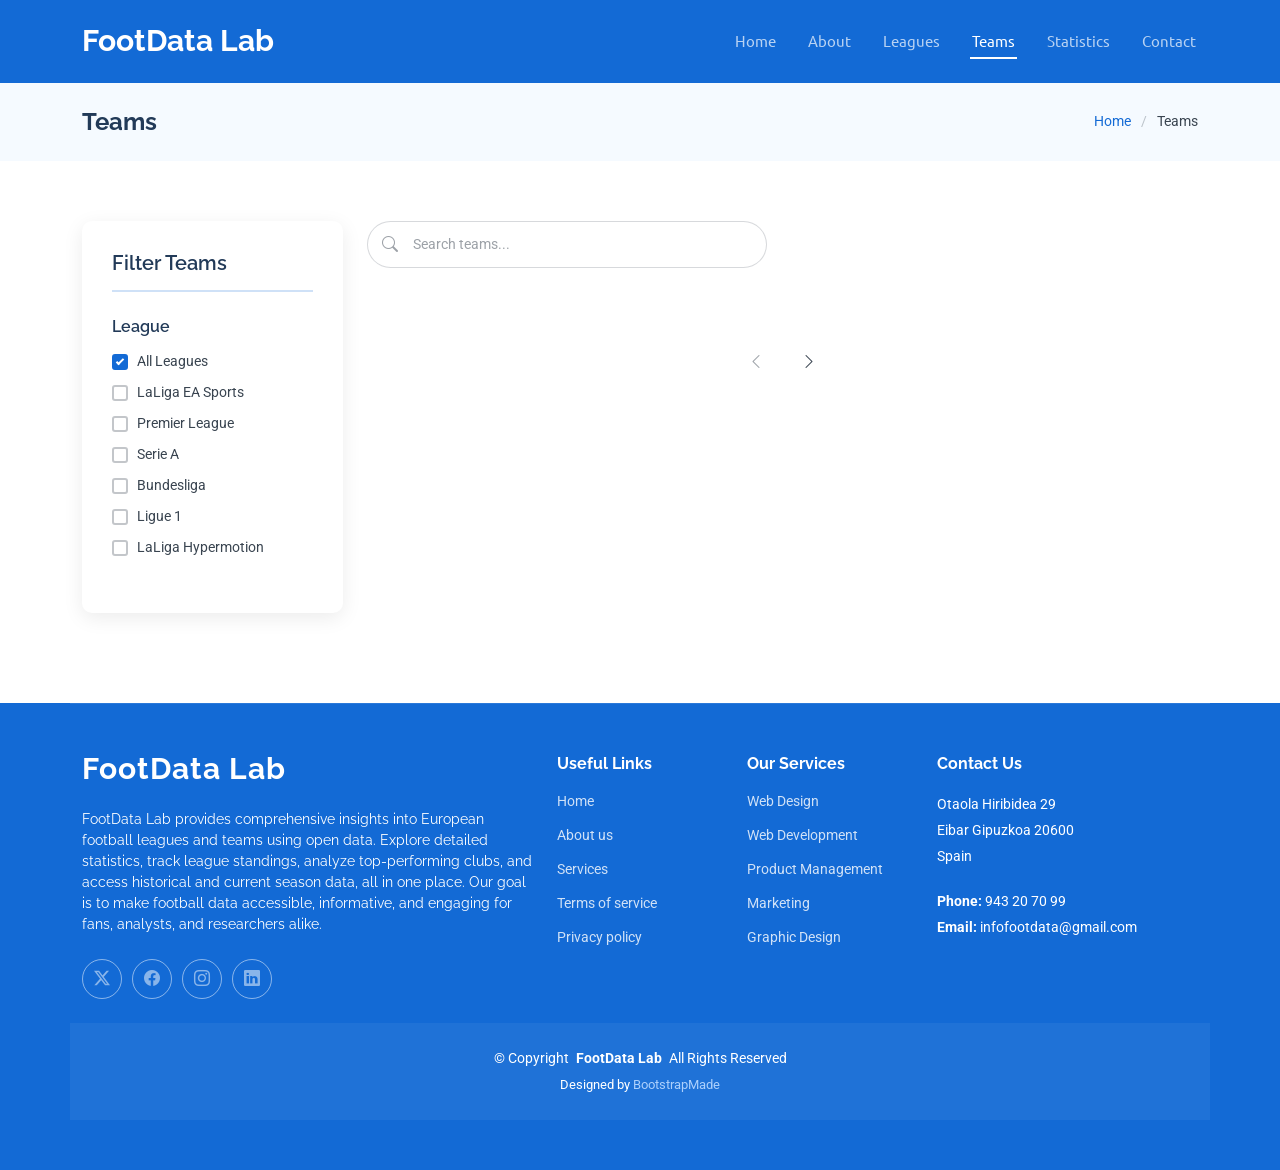
<file: teams.html>
<!DOCTYPE html>
<html lang="en">

<head>
  <meta charset="utf-8">
  <meta content="width=device-width, initial-scale=1.0" name="viewport">
  <title>Teams - FootData-Lab</title>
  <meta name="description" content="">
  <meta name="keywords" content="">

  <!-- Favicons -->
  <link href="assets/img/favicon.png" rel="icon">
  <link href="assets/img/apple-touch-icon.png" rel="apple-touch-icon">

  <!-- Fonts -->
  <link href="https://fonts.googleapis.com" rel="preconnect">
  <link href="https://fonts.gstatic.com" rel="preconnect" crossorigin>
  <link href="https://fonts.googleapis.com/css2?family=Roboto:ital,wght@0,100;0,300;0,400;0,500;0,700;0,900;1,100;1,300;1,400;1,500;1,700;1,900&family=Raleway:ital,wght@0,100;0,200;0,300;0,400;0,500;0,600;0,700;0,800;0,900;1,100;1,200;1,300;1,400;1,500;1,600;1,700;1,800;1,900&family=Ubuntu:ital,wght@0,300;0,400;0,500;0,700;1,300;1,400;1,500;1,700&display=swap" rel="stylesheet">

  <!-- Vendor CSS Files -->
  <link href="assets/vendor/bootstrap/css/bootstrap.min.css" rel="stylesheet">
  <link href="assets/vendor/bootstrap-icons/bootstrap-icons.css" rel="stylesheet">
  <link href="assets/vendor/aos/aos.css" rel="stylesheet">
  <link href="assets/vendor/swiper/swiper-bundle.min.css" rel="stylesheet">

  <!-- Main CSS File -->
  <link href="assets/css/main.css" rel="stylesheet">

  <!-- =======================================================
  * Template Name: Learner
  * Template URL: https://bootstrapmade.com/learner-bootstrap-course-template/
  * Updated: Jul 08 2025 with Bootstrap v5.3.7
  * Author: BootstrapMade.com
  * License: https://bootstrapmade.com/license/
  ======================================================== -->
</head>

<body class="courses-page">

  <header id="header" class="header d-flex align-items-center sticky-top">
    <div class="container-fluid container-xl position-relative d-flex align-items-center">

      <a href="index.html" class="logo d-flex align-items-center me-auto">
        <h1 class="sitename">FootData Lab</h1>
      </a>

      <nav id="navmenu" class="navmenu">
        <ul>
          <li><a href="index.html">Home</a></li>
          <li><a href="about.html">About</a></li>
          <li><a href="leagues.html">Leagues</a></li>
          <li><a href="teams.html" class="active">Teams</a></li>
          <li><a href="statistics.html">Statistics</a></li>
          <li><a href="contact.html">Contact</a></li>
        </ul>
        <i class="mobile-nav-toggle d-xl-none bi bi-list"></i>
      </nav>

    </div>
  </header>

  <main class="main">

    <!-- Page Title -->
    <div class="page-title light-background">
      <div class="container d-lg-flex justify-content-between align-items-center">
        <h1 class="mb-2 mb-lg-0">Teams</h1>
        <nav class="breadcrumbs">
          <ol>
            <li><a href="index.html">Home</a></li>
            <li class="current">Teams</li>
          </ol>
        </nav>
      </div>
    </div><!-- End Page Title -->

    <!-- Courses 2 Section -->
    <section id="courses-2" class="courses-2 section">

      <div class="container" data-aos="fade-up" data-aos-delay="100">

        <div class="row">
          <div class="col-lg-3">
            <div class="course-filters" data-aos="fade-right" data-aos-delay="100">
              <h4 class="filter-title">Filter Teams</h4>

              <div class="filter-group">
                <h5>League</h5>
                <div class="filter-options">
                  <label class="filter-checkbox">
                    <input type="checkbox" data-league="all" checked="">
                    <span class="checkmark"></span>
                    All Leagues
                  </label>
                  <label class="filter-checkbox">
                    <input type="checkbox" data-league="es.1">
                    <span class="checkmark"></span>
                    LaLiga EA Sports
                  </label>
                  <label class="filter-checkbox">
                    <input type="checkbox" data-league="en.1">
                    <span class="checkmark"></span>
                    Premier League
                  </label>
                  <label class="filter-checkbox">
                    <input type="checkbox" data-league="it.1">
                    <span class="checkmark"></span>
                    Serie A
                  </label>
                  <label class="filter-checkbox">
                    <input type="checkbox" data-league="de.1">
                    <span class="checkmark"></span>
                    Bundesliga
                  </label>
                  <label class="filter-checkbox">
                    <input type="checkbox" data-league="fr.1">
                    <span class="checkmark"></span>
                    Ligue 1
                  </label>
                  <label class="filter-checkbox">
                    <input type="checkbox" data-league="es.2">
                    <span class="checkmark"></span>
                    LaLiga Hypermotion
                  </label>
                </div>
              </div>
            </div><!-- End Course Filters -->
          </div>

          <div class="col-lg-9">
            <div class="courses-header" data-aos="fade-left" data-aos-delay="100">
              <div class="search-box">
                <i class="bi bi-search"></i>
                <input type="text" id="searchInput" placeholder="Search teams...">
              </div>
            </div>

            <div class="courses-grid" data-aos="fade-up" data-aos-delay="200">
              <div class="row" id="teams-container"></div>
            </div><!-- End Courses Grid -->

            <div class="pagination-wrapper" data-aos="fade-up" data-aos-delay="300">
              <nav aria-label="Courses pagination">
                <ul class="pagination justify-content-center">
                  <li class="page-item disabled">
                    <a class="page-link" href="#" tabindex="-1" aria-disabled="true">
                      <i class="bi bi-chevron-left"></i>
                    </a>
                  </li>
                  <li class="page-item active">
                    <a class="page-link" href="#">1</a>
                  </li>
                  <li class="page-item">
                    <a class="page-link" href="#">2</a>
                  </li>
                  <li class="page-item">
                    <a class="page-link" href="#">3</a>
                  </li>
                  <li class="page-item">
                    <a class="page-link" href="#">
                      <i class="bi bi-chevron-right"></i>
                    </a>
                  </li>
                </ul>
              </nav>
            </div><!-- End Pagination -->
          </div>
        </div>

      </div>

    </section><!-- /Courses 2 Section -->

  </main>

    <footer id="footer" class="footer accent-background">

    <div class="container footer-top">
      <div class="row gy-4">
        <div class="col-lg-5 col-md-12 footer-about">
          <a href="index.html" class="logo d-flex align-items-center">
            <span class="sitename">FootData Lab</span>
          </a>
          <p>FootData Lab provides comprehensive insights into European football leagues and teams using open data. 
          Explore detailed statistics, track league standings, analyze top-performing clubs, and access historical and current season data, all in one place. 
          Our goal is to make football data accessible, informative, and engaging for fans, analysts, and researchers alike.</p>
          <div class="social-links d-flex mt-4">
            <a href=""><i class="bi bi-twitter-x"></i></a>
            <a href=""><i class="bi bi-facebook"></i></a>
            <a href=""><i class="bi bi-instagram"></i></a>
            <a href=""><i class="bi bi-linkedin"></i></a>
          </div>
        </div>

        <div class="col-lg-2 col-6 footer-links">
          <h4>Useful Links</h4>
          <ul>
            <li><a href="#">Home</a></li>
            <li><a href="#">About us</a></li>
            <li><a href="#">Services</a></li>
            <li><a href="#">Terms of service</a></li>
            <li><a href="#">Privacy policy</a></li>
          </ul>
        </div>

        <div class="col-lg-2 col-6 footer-links">
          <h4>Our Services</h4>
          <ul>
            <li><a href="#">Web Design</a></li>
            <li><a href="#">Web Development</a></li>
            <li><a href="#">Product Management</a></li>
            <li><a href="#">Marketing</a></li>
            <li><a href="#">Graphic Design</a></li>
          </ul>
        </div>

        <div class="col-lg-3 col-md-12 footer-contact text-center text-md-start">
          <h4>Contact Us</h4>
          <p>Otaola Hiribidea 29</p>
          <p>Eibar Gipuzkoa 20600</p>
          <p>Spain</p>
          <p class="mt-4"><strong>Phone:</strong> <span>943 20 70 99</span></p>
          <p><strong>Email:</strong> <span>infofootdata@gmail.com</span></p>
        </div>

      </div>
    </div>

    <div class="container copyright text-center mt-4">
      <p>© <span>Copyright</span> <strong class="px-1 sitename">FootData Lab</strong> <span>All Rights Reserved</span></p>
      <div class="credits">
        <!-- All the links in the footer should remain intact. -->
        <!-- You can delete the links only if you've purchased the pro version. -->
        <!-- Licensing information: https://bootstrapmade.com/license/ -->
        <!-- Purchase the pro version with working PHP/AJAX contact form: [buy-url] -->
        Designed by <a href="https://bootstrapmade.com/">BootstrapMade</a>
      </div>
    </div>

  </footer>

  <!-- Scroll Top -->
  <a href="#" id="scroll-top" class="scroll-top d-flex align-items-center justify-content-center"><i class="bi bi-arrow-up-short"></i></a>

  <!-- Preloader -->
  <div id="preloader"></div>

  <!-- Vendor JS Files -->
  <script src="assets/vendor/bootstrap/js/bootstrap.bundle.min.js"></script>
  <script src="assets/vendor/php-email-form/validate.js"></script>
  <script src="assets/vendor/aos/aos.js"></script>
  <script src="assets/vendor/purecounter/purecounter_vanilla.js"></script>
  <script src="assets/vendor/swiper/swiper-bundle.min.js"></script>


  <!-- Main JS File -->
  <script src="assets/js/main.js"></script>
  <script src="assets/js/javascript.js"></script>

</body>

</html>
</file>
<file: assets/css/main.css>
/**
* Template Name: Learner
* Template URL: https://bootstrapmade.com/learner-bootstrap-course-template/
* Updated: Jul 08 2025 with Bootstrap v5.3.7
* Author: BootstrapMade.com
* License: https://bootstrapmade.com/license/
*/

@charset "UTF-8";

/*--------------------------------------------------------------
# Font & Color Variables
# Help: https://bootstrapmade.com/color-system/
--------------------------------------------------------------*/
/* Fonts */
:root {
  --default-font: "Roboto",  system-ui, -apple-system, "Segoe UI", Roboto, "Helvetica Neue", Arial, "Noto Sans", "Liberation Sans", sans-serif, "Apple Color Emoji", "Segoe UI Emoji", "Segoe UI Symbol", "Noto Color Emoji";
  --heading-font: "Raleway",  sans-serif;
  --nav-font: "Ubuntu",  sans-serif;
}

/* Global Colors - The following color variables are used throughout the website. Updating them here will change the color scheme of the entire website */
:root { 
  --background-color: #ffffff; /* Background color for the entire website, including individual sections */
  --default-color: #394450; /* Default color used for the majority of the text content across the entire website */
  --heading-color: #223a58; /* Color for headings, subheadings and title throughout the website */
  --accent-color: #136ad5; /* Accent color that represents your brand on the website. It's used for buttons, links, and other elements that need to stand out */
  --surface-color: #ffffff; /* The surface color is used as a background of boxed elements within sections, such as cards, icon boxes, or other elements that require a visual separation from the global background. */
  --contrast-color: #ffffff; /* Contrast color for text, ensuring readability against backgrounds of accent, heading, or default colors. */
}

/* Nav Menu Colors - The following color variables are used specifically for the navigation menu. They are separate from the global colors to allow for more customization options */
:root {
  --nav-color: rgba(255, 255, 255, 0.7);  /* The default color of the main navmenu links */
  --nav-hover-color: #ffffff; /* Applied to main navmenu links when they are hovered over or active */
  --nav-mobile-background-color: #ffffff; /* Used as the background color for mobile navigation menu */
  --nav-dropdown-background-color: #ffffff; /* Used as the background color for dropdown items that appear when hovering over primary navigation items */
  --nav-dropdown-color: #394450; /* Used for navigation links of the dropdown items in the navigation menu. */
  --nav-dropdown-hover-color: #136ad5; /* Similar to --nav-hover-color, this color is applied to dropdown navigation links when they are hovered over. */
}

/* Color Presets - These classes override global colors when applied to any section or element, providing reuse of the sam color scheme. */

.light-background {
  --background-color: #f5faff;
  --surface-color: #ffffff;
}

.dark-background {
  --background-color: #060606;
  --default-color: #ffffff;
  --heading-color: #ffffff;
  --surface-color: #252525;
  --contrast-color: #ffffff;
}

.accent-background {
  --background-color: #136ad5;
  --default-color: #ffffff;
  --heading-color: #ffffff;
  --accent-color: #acd0fc;
  --surface-color: #4188de;
  --contrast-color: #ffffff;
}

/* Smooth scroll */
:root {
  scroll-behavior: smooth;
}

/*--------------------------------------------------------------
# General Styling & Shared Classes
--------------------------------------------------------------*/
body {
  color: var(--default-color);
  background-color: var(--background-color);
  font-family: var(--default-font);
}

a {
  color: var(--accent-color);
  text-decoration: none;
  transition: 0.3s;
}

a:hover {
  color: color-mix(in srgb, var(--accent-color), transparent 25%);
  text-decoration: none;
}

h1,
h2,
h3,
h4,
h5,
h6 {
  color: var(--heading-color);
  font-family: var(--heading-font);
}

/* PHP Email Form Messages
------------------------------*/
.php-email-form .error-message {
  display: none;
  background: #df1529;
  color: #ffffff;
  text-align: left;
  padding: 15px;
  margin-bottom: 24px;
  font-weight: 600;
}

.php-email-form .sent-message {
  display: none;
  color: #ffffff;
  background: #059652;
  text-align: center;
  padding: 15px;
  margin-bottom: 24px;
  font-weight: 600;
}

.php-email-form .loading {
  display: none;
  background: var(--surface-color);
  text-align: center;
  padding: 15px;
  margin-bottom: 24px;
}

.php-email-form .loading:before {
  content: "";
  display: inline-block;
  border-radius: 50%;
  width: 24px;
  height: 24px;
  margin: 0 10px -6px 0;
  border: 3px solid var(--accent-color);
  border-top-color: var(--surface-color);
  animation: php-email-form-loading 1s linear infinite;
}

@keyframes php-email-form-loading {
  0% {
    transform: rotate(0deg);
  }

  100% {
    transform: rotate(360deg);
  }
}

/*--------------------------------------------------------------
# Global Header
--------------------------------------------------------------*/
.header {
  --background-color: #136ad5;
  --default-color: #ffffff;
  --heading-color: #ffffff;
  --accent-color: #2e80e4;
  color: var(--default-color);
  background-color: var(--background-color);
  padding: 15px 0;
  transition: all 0.5s;
  z-index: 997;
}

.header .logo {
  line-height: 1;
}

.header .logo img {
  max-height: 36px;
  margin-right: 8px;
}

.header .logo h1 {
  font-size: 30px;
  margin: 0;
  font-weight: 700;
  color: var(--heading-color);
}

.header .btn-getstarted,
.header .btn-getstarted:focus {
  color: var(--contrast-color);
  background: var(--accent-color);
  font-size: 14px;
  padding: 8px 25px;
  margin: 0 0 0 30px;
  border-radius: 50px;
  transition: 0.3s;
  border: 2px solid color-mix(in srgb, var(--contrast-color), transparent 90%);
}

.header .btn-getstarted:hover,
.header .btn-getstarted:focus:hover {
  color: var(--contrast-color);
  background: color-mix(in srgb, var(--contrast-color), transparent 90%);
}

@media (max-width: 1200px) {
  .header .logo {
    order: 1;
  }

  .header .btn-getstarted {
    order: 2;
    margin: 0 15px 0 0;
    padding: 6px 15px;
  }

  .header .navmenu {
    order: 3;
  }
}

.scrolled .header {
  box-shadow: 0px 0 18px rgba(0, 0, 0, 0.1);
}

/*--------------------------------------------------------------
# Navigation Menu
--------------------------------------------------------------*/
/* Desktop Navigation */
@media (min-width: 1200px) {
  .navmenu {
    padding: 0;
  }

  .navmenu ul {
    margin: 0;
    padding: 0;
    display: flex;
    list-style: none;
    align-items: center;
  }

  .navmenu li {
    position: relative;
  }

  .navmenu>ul>li {
    white-space: nowrap;
    padding: 15px 14px;
  }

  .navmenu>ul>li:last-child {
    padding-right: 0;
  }

  .navmenu a,
  .navmenu a:focus {
    color: var(--nav-color);
    font-size: 15px;
    padding: 0 2px;
    font-family: var(--nav-font);
    font-weight: 400;
    display: flex;
    align-items: center;
    justify-content: space-between;
    white-space: nowrap;
    transition: 0.3s;
    position: relative;
  }

  .navmenu a i,
  .navmenu a:focus i {
    font-size: 12px;
    line-height: 0;
    margin-left: 5px;
    transition: 0.3s;
  }

  .navmenu>ul>li>a:before {
    content: "";
    position: absolute;
    height: 2px;
    bottom: -6px;
    left: 0;
    background-color: var(--nav-hover-color);
    visibility: hidden;
    width: 0px;
    transition: all 0.3s ease-in-out 0s;
  }

  .navmenu a:hover:before,
  .navmenu li:hover>a:before,
  .navmenu .active:before {
    visibility: visible;
    width: 100%;
  }

  .navmenu li:hover>a,
  .navmenu .active,
  .navmenu .active:focus {
    color: var(--nav-hover-color);
  }

  .navmenu .dropdown ul {
    margin: 0;
    padding: 10px 0;
    background: var(--nav-dropdown-background-color);
    display: block;
    position: absolute;
    visibility: hidden;
    left: 14px;
    top: 130%;
    opacity: 0;
    transition: 0.3s;
    border-radius: 4px;
    z-index: 99;
    box-shadow: 0px 0px 30px rgba(0, 0, 0, 0.1);
  }

  .navmenu .dropdown ul li {
    min-width: 200px;
  }

  .navmenu .dropdown ul a {
    padding: 10px 20px;
    font-size: 15px;
    text-transform: none;
    color: var(--nav-dropdown-color);
  }

  .navmenu .dropdown ul a i {
    font-size: 12px;
  }

  .navmenu .dropdown ul a:hover,
  .navmenu .dropdown ul .active:hover,
  .navmenu .dropdown ul .active,
  .navmenu .dropdown ul li:hover>a {
    color: var(--nav-dropdown-hover-color);
  }

  .navmenu .dropdown:hover>ul {
    opacity: 1;
    top: 100%;
    visibility: visible;
  }

  .navmenu .dropdown .dropdown ul {
    top: 0;
    left: -90%;
    visibility: hidden;
  }

  .navmenu .dropdown .dropdown:hover>ul {
    opacity: 1;
    top: 0;
    left: -100%;
    visibility: visible;
  }
}

/* Mobile Navigation */
@media (max-width: 1199px) {
  .mobile-nav-toggle {
    color: var(--nav-color);
    font-size: 28px;
    line-height: 0;
    margin-right: 10px;
    cursor: pointer;
    transition: color 0.3s;
  }

  .navmenu {
    padding: 0;
    z-index: 9997;
  }

  .navmenu ul {
    display: none;
    list-style: none;
    position: absolute;
    inset: 60px 20px 20px 20px;
    padding: 10px 0;
    margin: 0;
    border-radius: 6px;
    background-color: var(--nav-mobile-background-color);
    border: 1px solid color-mix(in srgb, var(--default-color), transparent 90%);
    box-shadow: none;
    overflow-y: auto;
    transition: 0.3s;
    z-index: 9998;
  }

  .navmenu a,
  .navmenu a:focus {
    color: var(--nav-dropdown-color);
    padding: 10px 20px;
    font-family: var(--nav-font);
    font-size: 17px;
    font-weight: 500;
    display: flex;
    align-items: center;
    justify-content: space-between;
    white-space: nowrap;
    transition: 0.3s;
  }

  .navmenu a i,
  .navmenu a:focus i {
    font-size: 12px;
    line-height: 0;
    margin-left: 5px;
    width: 30px;
    height: 30px;
    display: flex;
    align-items: center;
    justify-content: center;
    border-radius: 50%;
    transition: 0.3s;
    background-color: color-mix(in srgb, var(--accent-color), transparent 90%);
  }

  .navmenu a i:hover,
  .navmenu a:focus i:hover {
    background-color: var(--accent-color);
    color: var(--contrast-color);
  }

  .navmenu a:hover,
  .navmenu .active,
  .navmenu .active:focus {
    color: var(--nav-dropdown-hover-color);
  }

  .navmenu .active i,
  .navmenu .active:focus i {
    background-color: var(--accent-color);
    color: var(--contrast-color);
    transform: rotate(180deg);
  }

  .navmenu .dropdown ul {
    position: static;
    display: none;
    z-index: 99;
    padding: 10px 0;
    margin: 10px 20px;
    background-color: var(--nav-dropdown-background-color);
    transition: all 0.5s ease-in-out;
  }

  .navmenu .dropdown ul ul {
    background-color: rgba(33, 37, 41, 0.1);
  }

  .navmenu .dropdown>.dropdown-active {
    display: block;
    background-color: rgba(33, 37, 41, 0.03);
  }

  .mobile-nav-active {
    overflow: hidden;
  }

  .mobile-nav-active .mobile-nav-toggle {
    color: #fff;
    position: absolute;
    font-size: 32px;
    top: 15px;
    right: 15px;
    margin-right: 0;
    z-index: 9999;
  }

  .mobile-nav-active .navmenu {
    position: fixed;
    overflow: hidden;
    inset: 0;
    background: rgba(33, 37, 41, 0.8);
    transition: 0.3s;
  }

  .mobile-nav-active .navmenu>ul {
    display: block;
  }
}

/*--------------------------------------------------------------
# Global Footer
--------------------------------------------------------------*/
.footer {
  color: var(--default-color);
  background-color: var(--background-color);
  font-size: 14px;
  padding-bottom: 50px;
  position: relative;
}

.footer .footer-top {
  padding-top: 50px;
  border-top: 1px solid color-mix(in srgb, var(--default-color), transparent 90%);
}

.footer .footer-about .logo {
  line-height: 1;
  margin-bottom: 25px;
}

.footer .footer-about .logo img {
  max-height: 40px;
  margin-right: 6px;
}

.footer .footer-about .logo span {
  color: var(--heading-color);
  font-size: 30px;
  font-weight: 700;
  letter-spacing: 1px;
  font-family: var(--heading-font);
}

.footer .footer-about p {
  font-size: 14px;
  font-family: var(--heading-font);
}

.footer .social-links a {
  display: flex;
  align-items: center;
  justify-content: center;
  width: 40px;
  height: 40px;
  border-radius: 50%;
  border: 1px solid color-mix(in srgb, var(--default-color), transparent 50%);
  font-size: 16px;
  color: color-mix(in srgb, var(--default-color), transparent 50%);
  margin-right: 10px;
  transition: 0.3s;
}

.footer .social-links a:hover {
  color: var(--accent-color);
  border-color: var(--accent-color);
}

.footer h4 {
  font-size: 16px;
  font-weight: bold;
  position: relative;
  padding-bottom: 12px;
}

.footer .footer-links {
  margin-bottom: 30px;
}

.footer .footer-links ul {
  list-style: none;
  padding: 0;
  margin: 0;
}

.footer .footer-links ul i {
  padding-right: 2px;
  font-size: 12px;
  line-height: 0;
}

.footer .footer-links ul li {
  padding: 10px 0;
  display: flex;
  align-items: center;
}

.footer .footer-links ul li:first-child {
  padding-top: 0;
}

.footer .footer-links ul a {
  color: color-mix(in srgb, var(--default-color), transparent 20%);
  display: inline-block;
  line-height: 1;
}

.footer .footer-links ul a:hover {
  color: var(--accent-color);
}

.footer .footer-contact p {
  margin-bottom: 5px;
}

.footer .copyright {
  padding-top: 25px;
  padding-bottom: 25px;
  background-color: color-mix(in srgb, var(--default-color), transparent 95%);
}

.footer .copyright p {
  margin-bottom: 0;
}

.footer .credits {
  margin-top: 6px;
  font-size: 13px;
}

/*--------------------------------------------------------------
# Preloader
--------------------------------------------------------------*/
#preloader {
  position: fixed;
  inset: 0;
  z-index: 999999;
  overflow: hidden;
  background: var(--background-color);
  transition: all 0.6s ease-out;
}

#preloader:before {
  content: "";
  position: fixed;
  top: calc(50% - 30px);
  left: calc(50% - 30px);
  border: 6px solid #ffffff;
  border-color: var(--accent-color) transparent var(--accent-color) transparent;
  border-radius: 50%;
  width: 60px;
  height: 60px;
  animation: animate-preloader 1.5s linear infinite;
}

@keyframes animate-preloader {
  0% {
    transform: rotate(0deg);
  }

  100% {
    transform: rotate(360deg);
  }
}

/*--------------------------------------------------------------
# Scroll Top Button
--------------------------------------------------------------*/
.scroll-top {
  position: fixed;
  visibility: hidden;
  opacity: 0;
  right: 15px;
  bottom: 15px;
  z-index: 99999;
  background-color: var(--accent-color);
  width: 40px;
  height: 40px;
  border-radius: 4px;
  transition: all 0.4s;
}

.scroll-top i {
  font-size: 24px;
  color: var(--contrast-color);
  line-height: 0;
}

.scroll-top:hover {
  background-color: color-mix(in srgb, var(--accent-color), transparent 20%);
  color: var(--contrast-color);
}

.scroll-top.active {
  visibility: visible;
  opacity: 1;
}

/*--------------------------------------------------------------
# Disable aos animation delay on mobile devices
--------------------------------------------------------------*/
@media screen and (max-width: 768px) {
  [data-aos-delay] {
    transition-delay: 0 !important;
  }
}

/*--------------------------------------------------------------
# Global Page Titles & Breadcrumbs
--------------------------------------------------------------*/
.page-title {
  color: var(--default-color);
  background-color: var(--background-color);
  padding: 25px 0;
  position: relative;
}

.page-title h1 {
  font-size: 24px;
  font-weight: 700;
}

.page-title .breadcrumbs ol {
  display: flex;
  flex-wrap: wrap;
  list-style: none;
  padding: 0;
  margin: 0;
  font-size: 14px;
  font-weight: 400;
}

.page-title .breadcrumbs ol li+li {
  padding-left: 10px;
}

.page-title .breadcrumbs ol li+li::before {
  content: "/";
  display: inline-block;
  padding-right: 10px;
  color: color-mix(in srgb, var(--default-color), transparent 70%);
}

/*--------------------------------------------------------------
# Global Sections
--------------------------------------------------------------*/
section,
.section {
  color: var(--default-color);
  background-color: var(--background-color);
  padding: 60px 0;
  scroll-margin-top: 90px;
  overflow: clip;
}

@media (max-width: 1199px) {

  section,
  .section {
    scroll-margin-top: 66px;
  }
}

/*--------------------------------------------------------------
# Global Section Titles
--------------------------------------------------------------*/
.section-title {
  text-align: center;
  padding-bottom: 60px;
  position: relative;
}

.section-title h2 {
  font-size: 32px;
  font-weight: 700;
  position: relative;
}

.section-title h2:before,
.section-title h2:after {
  content: "";
  width: 50px;
  height: 2px;
  background: var(--accent-color);
  display: inline-block;
}

.section-title h2:before {
  margin: 0 15px 10px 0;
}

.section-title h2:after {
  margin: 0 0 10px 15px;
}

.section-title p {
  margin-bottom: 0;
}

@media (max-width: 768px) {
  .section-title h2 {
    font-size: 20px;
  }

  .section-title h2:before,
  .section-title h2:after {
    content: "";
    width: 20px;
    height: 2px;
    background: var(--accent-color);
    display: inline-block;
  }
}

/*--------------------------------------------------------------
# Courses Hero Section
--------------------------------------------------------------*/
.courses-hero {
  position: relative;
  min-height: 70vh;
  display: flex;
  align-items: center;
  overflow: hidden;
  padding: 120px 0 60px;
}

.courses-hero .hero-content {
  position: relative;
  z-index: 2;
  width: 100%;
}

.courses-hero .hero-text h1 {
  font-size: 3.5rem;
  font-weight: 700;
  line-height: 1.2;
  margin-bottom: 1.5rem;
  color: var(--heading-color);
}

@media (max-width: 768px) {
  .courses-hero .hero-text h1 {
    font-size: 2.5rem;
  }
}

.courses-hero .hero-text p {
  font-size: 1.25rem;
  line-height: 1.6;
  margin-bottom: 2rem;
  color: color-mix(in srgb, var(--default-color), transparent 20%);
}

.courses-hero .hero-stats {
  display: flex;
  gap: 2rem;
  margin-bottom: 2.5rem;
}

@media (max-width: 576px) {
  .courses-hero .hero-stats {
    flex-direction: column;
    gap: 1rem;
  }
}

.courses-hero .hero-stats .stat-item {
  text-align: center;
}

.courses-hero .hero-stats .stat-item .number {
  display: block;
  font-size: 2.5rem;
  font-weight: 700;
  color: var(--accent-color);
  line-height: 1;
}

.number.plus-sign::after {
  content: "+";         /* añade el + al final */
  font-size: inherit;    /* mismo tamaño que el número */
  font-weight: inherit;  /* mismo peso */
  font-family: inherit;  /* misma fuente */
}

.courses-hero .hero-stats .stat-item .label {
  font-size: 0.9rem;
  color: color-mix(in srgb, var(--default-color), transparent 40%);
  font-weight: 500;
}

.courses-hero .hero-buttons {
  display: flex;
  gap: 1rem;
  margin-bottom: 2.5rem;
}

@media (max-width: 576px) {
  .courses-hero .hero-buttons {
    flex-direction: column;
  }
}

.courses-hero .hero-buttons .btn {
  padding: 15px 30px;
  font-weight: 600;
  font-size: 1rem;
  border-radius: 50px;
  transition: all 0.3s ease;
}

.courses-hero .hero-buttons .btn.btn-primary {
  background-color: var(--accent-color);
  border-color: var(--accent-color);
  color: var(--contrast-color);
}

.courses-hero .hero-buttons .btn.btn-primary:hover {
  background-color: color-mix(in srgb, var(--accent-color), black 15%);
  border-color: color-mix(in srgb, var(--accent-color), black 15%);
  transform: translateY(-2px);
}

.courses-hero .hero-buttons .btn.btn-outline {
  background-color: transparent;
  border: 2px solid var(--accent-color);
  color: var(--accent-color);
}

.courses-hero .hero-buttons .btn.btn-outline:hover {
  background-color: var(--accent-color);
  color: var(--contrast-color);
  transform: translateY(-2px);
}

.courses-hero .hero-features {
  display: flex;
  gap: 2rem;
}

@media (max-width: 768px) {
  .courses-hero .hero-features {
    flex-wrap: wrap;
    gap: 1rem;
  }
}

.courses-hero .hero-features .feature {
  display: flex;
  align-items: center;
  gap: 0.5rem;
}

.courses-hero .hero-features .feature i {
  font-size: 1.25rem;
  color: var(--accent-color);
}

.courses-hero .hero-features .feature span {
  font-size: 0.9rem;
  font-weight: 500;
  color: var(--default-color);
}

.courses-hero .hero-image {
  position: relative;
}

.courses-hero .hero-image .main-image {
  position: relative;
  border-radius: 20px;
  overflow: hidden;
  box-shadow: 0 20px 60px rgba(0, 0, 0, 0.1);
}

.courses-hero .hero-image .main-image img {
  width: 100%;
  height: auto;
  border-radius: 20px;
}

.courses-hero .hero-image .floating-cards {
  position: absolute;
  top: 0;
  left: 0;
  right: 0;
  bottom: 0;
  pointer-events: none;
}

.courses-hero .hero-image .floating-cards .course-card {
  position: absolute;
  background: var(--surface-color);
  border-radius: 15px;
  padding: 1rem 1.25rem;
  box-shadow: 0 10px 30px rgba(0, 0, 0, 0.15);
  display: flex;
  align-items: center;
  gap: 0.75rem;
  min-width: 200px;
  margin-left: 10px;
}

.courses-hero .hero-image .floating-cards .course-card:nth-child(1) {
  top: 20%;
  left: -10%;
}

.courses-hero .hero-image .floating-cards .course-card:nth-child(2) {
  top: 50%;
  right: -15%;
}

.courses-hero .hero-image .floating-cards .course-card:nth-child(3) {
  bottom: 20%;
  left: -5%;
}

.courses-hero .hero-image .floating-cards .course-card .card-icon {
  width: 50px;
  height: 50px;
  border-radius: 12px;
  background: color-mix(in srgb, var(--accent-color), transparent 90%);
  display: flex;
  align-items: center;
  justify-content: center;
}

.courses-hero .hero-image .floating-cards .course-card .card-icon i {
  font-size: 1.5rem;
  color: var(--accent-color);
}

.courses-hero .hero-image .floating-cards .course-card .card-content h6 {
  margin: 0;
  font-size: 0.9rem;
  font-weight: 600;
  color: var(--heading-color);
  line-height: 1.2;
}

.courses-hero .hero-image .floating-cards .course-card .card-content span {
  font-size: 0.8rem;
  color: color-mix(in srgb, var(--default-color), transparent 40%);
}

@media (max-width: 992px) {
  .courses-hero .hero-image .floating-cards .course-card {
    display: none;
  }
}

.courses-hero .hero-background {
  position: absolute;
  top: 0;
  left: 0;
  right: 0;
  bottom: 0;
  z-index: 1;
  overflow: hidden;
}

.courses-hero .hero-background .bg-shapes {
  position: absolute;
  top: 0;
  left: 0;
  right: 0;
  bottom: 0;
}

.courses-hero .hero-background .bg-shapes .shape {
  position: absolute;
  border-radius: 50%;
  background: color-mix(in srgb, var(--accent-color), transparent 95%);
}

.courses-hero .hero-background .bg-shapes .shape.shape-1 {
  width: 300px;
  height: 300px;
  top: 10%;
  right: 10%;
  animation: float 6s ease-in-out infinite;
}

.courses-hero .hero-background .bg-shapes .shape.shape-2 {
  width: 200px;
  height: 200px;
  bottom: 20%;
  left: 5%;
  animation: float 8s ease-in-out infinite reverse;
}

.courses-hero .hero-background .bg-shapes .shape.shape-3 {
  width: 150px;
  height: 150px;
  top: 60%;
  right: 30%;
  animation: float 7s ease-in-out infinite;
}

@keyframes float {

  0%,
  100% {
    transform: translateY(0px);
  }

  50% {
    transform: translateY(-20px);
  }
}

@media (max-width: 992px) {
  .courses-hero {
    padding: 100px 0 60px;
    min-height: auto;
  }

  .courses-hero .hero-text {
    margin-bottom: 3rem;
  }
}

@media (max-width: 768px) {
  .courses-hero {
    text-align: center;
  }

  .courses-hero .hero-stats {
    justify-content: center;
  }

  .courses-hero .hero-features {
    justify-content: center;
  }
}

/*--------------------------------------------------------------
# Featured Courses Section
--------------------------------------------------------------*/
.featured-courses .course-card {
  background: var(--surface-color);
  border-radius: 15px;
  overflow: hidden;
  box-shadow: 0 5px 25px color-mix(in srgb, var(--default-color), transparent 90%);
  transition: all 0.3s ease;
  height: 100%;
  display: flex;
  flex-direction: column;
}

.featured-courses .course-card:hover {
  transform: translateY(-10px);
  box-shadow: 0 15px 40px color-mix(in srgb, var(--default-color), transparent 85%);
}

.featured-courses .course-image {
  position: relative;
  overflow: hidden;
  height: 220px;
}

.featured-courses .course-image img {
  width: 100%;
  height: 100%;
  object-fit: cover;
  transition: transform 0.3s ease;
}

.featured-courses .course-image:hover img {
  transform: scale(1.05);
}

.featured-courses .course-image .badge {
  position: absolute;
  top: 15px;
  left: 15px;
  padding: 6px 12px;
  border-radius: 20px;
  font-size: 12px;
  font-weight: 600;
  text-transform: uppercase;
  letter-spacing: 0.5px;
}

.featured-courses .course-image .badge.featured {
  background: var(--accent-color);
  color: var(--contrast-color);
}

.featured-courses .course-image .badge.new {
  background: #28a745;
  color: white;
}

.featured-courses .course-image .badge.certificate {
  background: #ffc107;
  color: #212529;
}

.featured-courses .course-image .badge.popular {
  background: #ff6b35;
  color: white;
}

.featured-courses .course-image .price-badge {
  position: absolute;
  top: 15px;
  right: 15px;
  background: var(--heading-color);
  color: var(--contrast-color);
  padding: 8px 15px;
  border-radius: 25px;
  font-weight: 700;
  font-size: 14px;
}

.featured-courses .course-content {
  padding: 25px;
  flex: 1;
  display: flex;
  flex-direction: column;
}

.featured-courses .course-meta {
  display: flex;
  gap: 15px;
  margin-bottom: 15px;
}

.featured-courses .course-meta span {
  font-size: 12px;
  padding: 4px 10px;
  border-radius: 15px;
  font-weight: 500;
}

.featured-courses .course-meta span.level {
  background: color-mix(in srgb, var(--accent-color), transparent 85%);
  color: var(--accent-color);
}

.featured-courses .course-meta span.duration {
  background: color-mix(in srgb, var(--heading-color), transparent 85%);
  color: var(--heading-color);
}

.featured-courses h3 {
  margin-bottom: 15px;
  font-size: 20px;
  line-height: 1.3;
}

.featured-courses h3 a {
  color: var(--heading-color);
  text-decoration: none;
  transition: color 0.3s ease;
}

.featured-courses h3 a:hover {
  color: var(--accent-color);
}

.featured-courses p {
  color: color-mix(in srgb, var(--default-color), transparent 20%);
  font-size: 14px;
  line-height: 1.6;
  margin-bottom: 20px;
}

.featured-courses .instructor {
  display: flex;
  align-items: center;
  gap: 12px;
  margin-bottom: 20px;
}

.featured-courses .instructor .instructor-img {
  width: 40px;
  height: 40px;
  border-radius: 50%;
  object-fit: cover;
}

.featured-courses .instructor .instructor-info h6 {
  margin: 0;
  font-size: 14px;
  font-weight: 600;
  color: var(--heading-color);
}

.featured-courses .instructor .instructor-info span {
  font-size: 12px;
  color: color-mix(in srgb, var(--default-color), transparent 40%);
}

.featured-courses .course-stats {
  display: flex;
  justify-content: space-between;
  align-items: center;
  margin-bottom: 25px;
  padding-top: 15px;
  border-top: 1px solid color-mix(in srgb, var(--default-color), transparent 90%);
}

.featured-courses .course-stats .rating {
  display: flex;
  align-items: center;
  gap: 3px;
}

.featured-courses .course-stats .rating i {
  color: #ffc107;
  font-size: 12px;
}

.featured-courses .course-stats .rating span {
  color: color-mix(in srgb, var(--default-color), transparent 30%);
  font-size: 12px;
  margin-left: 8px;
  font-weight: 500;
}

.featured-courses .course-stats .students {
  display: flex;
  align-items: center;
  gap: 5px;
}

.featured-courses .course-stats .students i {
  color: var(--accent-color);
  font-size: 14px;
}

.featured-courses .course-stats .students span {
  color: color-mix(in srgb, var(--default-color), transparent 30%);
  font-size: 12px;
  font-weight: 500;
}

.featured-courses .btn-course {
  display: inline-block;
  background: var(--accent-color);
  color: var(--contrast-color);
  padding: 12px 25px;
  border-radius: 25px;
  text-decoration: none;
  font-weight: 600;
  text-align: center;
  transition: all 0.3s ease;
  margin-top: auto;
}

.featured-courses .btn-course:hover {
  background: color-mix(in srgb, var(--accent-color), black 10%);
  transform: translateY(-2px);
}

.featured-courses .more-courses {
  margin-top: 50px;
}

.featured-courses .more-courses .btn-more {
  display: inline-block;
  background: transparent;
  color: var(--accent-color);
  padding: 15px 40px;
  border: 2px solid var(--accent-color);
  border-radius: 30px;
  text-decoration: none;
  font-weight: 600;
  transition: all 0.3s ease;
}

.featured-courses .more-courses .btn-more:hover {
  background: var(--accent-color);
  color: var(--contrast-color);
  transform: translateY(-3px);
}

@media (max-width: 768px) {
  .featured-courses .course-image {
    height: 200px;
  }

  .featured-courses .course-content {
    padding: 20px;
  }

  .featured-courses h3 {
    font-size: 18px;
  }

  .featured-courses .course-stats {
    flex-direction: column;
    gap: 10px;
    align-items: flex-start;
  }
}

/*--------------------------------------------------------------
# Course Categories Section
--------------------------------------------------------------*/
.course-categories .category-card {
  background: var(--surface-color);
  border-radius: 12px;
  padding: 30px 20px;
  text-align: center;
  transition: all 0.3s ease;
  border: 2px solid transparent;
  height: 100%;
  cursor: pointer;
  text-decoration: none;
  display: block;
}

.course-categories .category-card:hover {
  transform: translateY(-5px);
  box-shadow: 0 8px 25px rgba(0, 0, 0, 0.1);
  text-decoration: none;
}

.course-categories .category-card .category-icon {
  width: 60px;
  height: 60px;
  border-radius: 50%;
  display: flex;
  align-items: center;
  justify-content: center;
  margin: 0 auto 20px;
  transition: all 0.3s ease;
}

.course-categories .category-card .category-icon i {
  font-size: 30px;
  color: var(--contrast-color);
}

.course-categories .category-card h5 {
  font-size: 16px;
  font-weight: 600;
  margin-bottom: 8px;
  color: var(--heading-color);
}

.course-categories .category-card .course-count {
  font-size: 14px;
  color: color-mix(in srgb, var(--default-color), transparent 30%);
  font-weight: 500;
}

.course-categories .category-card.category-tech .category-icon {
  background: linear-gradient(135deg, #3b82f6, #1d4ed8);
}

.course-categories .category-card.category-tech:hover {
  border-color: #3b82f6;
}

.course-categories .category-card.category-business .category-icon {
  background: linear-gradient(135deg, #10b981, #047857);
}

.course-categories .category-card.category-business:hover {
  border-color: #10b981;
}

.course-categories .category-card.category-design .category-icon {
  background: linear-gradient(135deg, #8b5cf6, #6d28d9);
}

.course-categories .category-card.category-design:hover {
  border-color: #8b5cf6;
}

.course-categories .category-card.category-health .category-icon {
  background: linear-gradient(135deg, #ef4444, #dc2626);
}

.course-categories .category-card.category-health:hover {
  border-color: #ef4444;
}

.course-categories .category-card.category-language .category-icon {
  background: linear-gradient(135deg, #f97316, #ea580c);
}

.course-categories .category-card.category-language:hover {
  border-color: #f97316;
}

.course-categories .category-card.category-science .category-icon {
  background: linear-gradient(135deg, #06b6d4, #0891b2);
}

.course-categories .category-card.category-science:hover {
  border-color: #06b6d4;
}

.course-categories .category-card.category-marketing .category-icon {
  background: linear-gradient(135deg, #ec4899, #db2777);
}

.course-categories .category-card.category-marketing:hover {
  border-color: #ec4899;
}

.course-categories .category-card.category-finance .category-icon {
  background: linear-gradient(135deg, #059669, #047857);
}

.course-categories .category-card.category-finance:hover {
  border-color: #059669;
}

.course-categories .category-card.category-photography .category-icon {
  background: linear-gradient(135deg, #64748b, #475569);
}

.course-categories .category-card.category-photography:hover {
  border-color: #64748b;
}

.course-categories .category-card.category-music .category-icon {
  background: linear-gradient(135deg, #7c3aed, #5b21b6);
}

.course-categories .category-card.category-music:hover {
  border-color: #7c3aed;
}

.course-categories .category-card.category-engineering .category-icon {
  background: linear-gradient(135deg, #6b7280, #4b5563);
}

.course-categories .category-card.category-engineering:hover {
  border-color: #6b7280;
}

.course-categories .category-card.category-law .category-icon {
  background: linear-gradient(135deg, #f59e0b, #d97706);
}

.course-categories .category-card.category-law:hover {
  border-color: #f59e0b;
}

.course-categories .category-card.category-culinary .category-icon {
  background: linear-gradient(135deg, #f43f5e, #e11d48);
}

.course-categories .category-card.category-culinary:hover {
  border-color: #f43f5e;
}

.course-categories .category-card.category-sports .category-icon {
  background: linear-gradient(135deg, #84cc16, #65a30d);
}

.course-categories .category-card.category-sports:hover {
  border-color: #84cc16;
}

.course-categories .category-card.category-writing .category-icon {
  background: linear-gradient(135deg, #6366f1, #4338ca);
}

.course-categories .category-card.category-writing:hover {
  border-color: #6366f1;
}

.course-categories .category-card.category-psychology .category-icon {
  background: linear-gradient(135deg, #14b8a6, #0d9488);
}

.course-categories .category-card.category-psychology:hover {
  border-color: #14b8a6;
}

.course-categories .category-card.category-environment .category-icon {
  background: linear-gradient(135deg, #22c55e, #16a34a);
}

.course-categories .category-card.category-environment:hover {
  border-color: #22c55e;
}

.course-categories .category-card.category-communication .category-icon {
  background: linear-gradient(135deg, #0ea5e9, #0284c7);
}

.course-categories .category-card.category-communication:hover {
  border-color: #0ea5e9;
}

@media (max-width: 576px) {
  .course-categories .category-card {
    padding: 20px 15px;
  }

  .course-categories .category-card .category-icon {
    width: 50px;
    height: 50px;
    margin-bottom: 15px;
  }

  .course-categories .category-card .category-icon i {
    font-size: 24px;
  }

  .course-categories .category-card h5 {
    font-size: 14px;
  }

  .course-categories .category-card .course-count {
    font-size: 13px;
  }
}

/*--------------------------------------------------------------
# Featured Instructors Section
--------------------------------------------------------------*/
.featured-instructors .instructor-card {
  background: var(--surface-color);
  border-radius: 16px;
  overflow: hidden;
  box-shadow: 0 4px 20px color-mix(in srgb, var(--default-color), transparent 94%);
  border: 1px solid color-mix(in srgb, var(--default-color), transparent 92%);
  transition: all 0.3s ease;
  height: 100%;
  display: flex;
  flex-direction: column;
}

.featured-instructors .instructor-card:hover {
  transform: translateY(-5px);
  box-shadow: 0 8px 30px color-mix(in srgb, var(--default-color), transparent 88%);
}

.featured-instructors .instructor-card:hover .instructor-image .overlay-content {
  opacity: 1;
}

.featured-instructors .instructor-card:hover .instructor-image img {
  transform: scale(1.05);
}

.featured-instructors .instructor-image {
  position: relative;
  height: 250px;
  overflow: hidden;
}

.featured-instructors .instructor-image img {
  width: 100%;
  height: 100%;
  object-fit: cover;
  transition: transform 0.3s ease;
}

.featured-instructors .instructor-image .overlay-content {
  position: absolute;
  top: 15px;
  left: 15px;
  right: 15px;
  display: flex;
  justify-content: space-between;
  opacity: 0;
  transition: opacity 0.3s ease;
}

.featured-instructors .instructor-image .rating-stars {
  background: var(--surface-color);
  padding: 8px 12px;
  border-radius: 20px;
  display: flex;
  align-items: center;
  gap: 4px;
  box-shadow: 0 2px 10px color-mix(in srgb, var(--default-color), transparent 90%);
}

.featured-instructors .instructor-image .rating-stars i {
  color: #ffc107;
  font-size: 12px;
}

.featured-instructors .instructor-image .rating-stars i.bi-star {
  color: color-mix(in srgb, var(--default-color), transparent 80%);
}

.featured-instructors .instructor-image .rating-stars span {
  font-size: 12px;
  font-weight: 600;
  margin-left: 4px;
  color: var(--heading-color);
}

.featured-instructors .instructor-image .course-count {
  background: var(--accent-color);
  color: var(--contrast-color);
  padding: 8px 12px;
  border-radius: 20px;
  display: flex;
  align-items: center;
  gap: 6px;
  box-shadow: 0 2px 10px color-mix(in srgb, var(--accent-color), transparent 60%);
}

.featured-instructors .instructor-image .course-count i {
  font-size: 14px;
}

.featured-instructors .instructor-image .course-count span {
  font-size: 12px;
  font-weight: 600;
}

.featured-instructors .instructor-info {
  padding: 24px;
  flex-grow: 1;
  display: flex;
  flex-direction: column;
}

.featured-instructors .instructor-info h5 {
  margin: 0 0 8px 0;
  font-size: 20px;
  font-weight: 700;
  color: var(--heading-color);
}

.featured-instructors .instructor-info .specialty {
  color: var(--accent-color);
  font-weight: 600;
  font-size: 14px;
  margin: 0 0 12px 0;
  text-transform: uppercase;
  letter-spacing: 0.5px;
}

.featured-instructors .instructor-info .description {
  color: color-mix(in srgb, var(--default-color), transparent 30%);
  font-size: 14px;
  line-height: 1.6;
  margin-bottom: 20px;
  flex-grow: 1;
}

.featured-instructors .stats-grid {
  display: grid;
  grid-template-columns: 1fr 1fr;
  gap: 16px;
  margin-bottom: 20px;
  padding: 16px;
  background: color-mix(in srgb, var(--accent-color), transparent 95%);
  border-radius: 12px;
}

.featured-instructors .stats-grid .stat {
  text-align: center;
}

.featured-instructors .stats-grid .stat .number {
  display: block;
  font-size: 18px;
  font-weight: 800;
  color: var(--heading-color);
  line-height: 1;
  margin-bottom: 4px;
}

.featured-instructors .stats-grid .stat .label {
  font-size: 11px;
  color: color-mix(in srgb, var(--default-color), transparent 50%);
  text-transform: uppercase;
  letter-spacing: 0.5px;
  font-weight: 600;
}

.featured-instructors .action-buttons {
  display: flex;
  justify-content: space-between;
  align-items: center;
}

.featured-instructors .action-buttons .btn-view {
  background: var(--accent-color);
  color: var(--contrast-color);
  padding: 10px 20px;
  border-radius: 25px;
  text-decoration: none;
  font-weight: 600;
  font-size: 13px;
  transition: all 0.3s ease;
}

.featured-instructors .action-buttons .btn-view:hover {
  transform: translateY(-2px);
}

.featured-instructors .action-buttons .social-links {
  display: flex;
  gap: 6px;
}

.featured-instructors .action-buttons .social-links a {
  width: 32px;
  height: 32px;
  border: 1px solid color-mix(in srgb, var(--default-color), transparent 85%);
  border-radius: 8px;
  display: flex;
  align-items: center;
  justify-content: center;
  color: color-mix(in srgb, var(--default-color), transparent 40%);
  transition: all 0.3s ease;
}

.featured-instructors .action-buttons .social-links a:hover {
  background-color: var(--accent-color);
  border-color: var(--accent-color);
  color: var(--contrast-color);
  transform: scale(1.1);
}

.featured-instructors .action-buttons .social-links a i {
  font-size: 14px;
}

@media (max-width: 1399px) {
  .featured-instructors .col-xl-3 {
    flex: 0 0 auto;
    width: 25%;
  }
}

@media (max-width: 1199px) {
  .featured-instructors .col-lg-4 {
    flex: 0 0 auto;
    width: 33.333333%;
  }
}

@media (max-width: 991px) {
  .featured-instructors .instructor-card {
    margin-bottom: 20px;
  }

  .featured-instructors .instructor-image {
    height: 220px;
  }

  .featured-instructors .instructor-info {
    padding: 20px;
  }

  .featured-instructors .instructor-info h5 {
    font-size: 18px;
  }
}

@media (max-width: 767px) {
  .featured-instructors .col-md-6 {
    flex: 0 0 auto;
    width: 50%;
  }

  .featured-instructors .instructor-image {
    height: 200px;
  }

  .featured-instructors .instructor-info {
    padding: 18px;
  }
}

@media (max-width: 575px) {
  .featured-instructors .row>* {
    width: 100% !important;
  }

  .featured-instructors .instructor-image {
    height: 250px;
  }

  .featured-instructors .instructor-image .overlay-content {
    opacity: 1;
  }

  .featured-instructors .action-buttons {
    flex-direction: column;
    gap: 12px;
  }

  .featured-instructors .action-buttons .btn-view {
    width: 100%;
    text-align: center;
  }
}

/*--------------------------------------------------------------
# Testimonials Section
--------------------------------------------------------------*/
.testimonials {
  padding: 80px 0;
  overflow: hidden;
}

.testimonials .critic-reviews {
  margin-bottom: 60px;
}

.testimonials .critic-reviews .critic-review {
  background-color: var(--surface-color);
  padding: 30px;
  border-radius: 15px;
  position: relative;
  box-shadow: 0 10px 25px rgba(0, 0, 0, 0.05);
  height: 100%;
  transition: transform 0.3s ease;
}

.testimonials .critic-reviews .critic-review .review-quote {
  position: absolute;
  top: -20px;
  left: 20px;
  font-size: 80px;
  font-family: Georgia, serif;
  color: var(--accent-color);
  opacity: 0.2;
  line-height: 1;
}

.testimonials .critic-reviews .critic-review .stars {
  margin-bottom: 15px;
  display: flex;
}

.testimonials .critic-reviews .critic-review .stars i {
  color: #FFD700;
  margin-right: 3px;
  font-size: 18px;
}

.testimonials .critic-reviews .critic-review p {
  font-size: 15px;
  line-height: 1.6;
  margin-bottom: 20px;
  color: var(--default-color);
  font-style: italic;
}

.testimonials .critic-reviews .critic-review .critic-info .critic-name {
  font-weight: 600;
  color: var(--heading-color);
  font-size: 16px;
}

.testimonials .critic-reviews .critic-review:hover {
  transform: translateY(-10px);
}

.testimonials .testimonials-container {
  margin-bottom: 60px;
}

.testimonials .testimonials-container .swiper-wrapper {
  height: auto !important;
  padding-bottom: 20px;
}

.testimonials .testimonials-container .testimonial-item {
  background-color: var(--surface-color);
  padding: 30px;
  border-radius: 10px;
  box-shadow: 0 5px 15px rgba(0, 0, 0, 0.05);
  height: 100%;
  border-top: 3px solid var(--accent-color);
}

.testimonials .testimonials-container .testimonial-item .stars {
  margin-bottom: 15px;
  display: flex;
}

.testimonials .testimonials-container .testimonial-item .stars i {
  color: #FFD700;
  margin-right: 3px;
  font-size: 16px;
}

.testimonials .testimonials-container .testimonial-item p {
  font-size: 15px;
  font-style: italic;
  margin-bottom: 20px;
  color: var(--default-color);
  line-height: 1.6;
}

.testimonials .testimonials-container .testimonial-item .testimonial-profile {
  display: flex;
  align-items: center;
}

.testimonials .testimonials-container .testimonial-item .testimonial-profile img {
  width: 50px;
  height: 50px;
  border-radius: 50%;
  border: 4px solid color-mix(in srgb, var(--accent-color), transparent 80%);
  margin-right: 15px;
}

.testimonials .testimonials-container .testimonial-item .testimonial-profile div h3 {
  font-size: 16px;
  font-weight: 600;
  margin: 0 0 5px;
  color: var(--heading-color);
}

.testimonials .testimonials-container .testimonial-item .testimonial-profile div h4 {
  font-size: 14px;
  color: color-mix(in srgb, var(--default-color), transparent 30%);
  margin: 0;
  font-weight: normal;
}

.testimonials .testimonials-container .swiper-pagination {
  margin-top: 20px;
  position: relative;
}

.testimonials .testimonials-container .swiper-pagination .swiper-pagination-bullet {
  width: 10px;
  height: 10px;
  background-color: color-mix(in srgb, var(--accent-color), transparent 70%);
  opacity: 1;
}

.testimonials .testimonials-container .swiper-pagination .swiper-pagination-bullet.swiper-pagination-bullet-active {
  background-color: var(--accent-color);
  width: 20px;
  border-radius: 10px;
}

.testimonials .overall-rating {
  background-color: var(--surface-color);
  padding: 40px;
  border-radius: 15px;
  box-shadow: 0 10px 25px rgba(0, 0, 0, 0.05);
  display: inline-block;
}

.testimonials .overall-rating .rating-number {
  font-size: 48px;
  font-weight: 700;
  color: var(--heading-color);
  line-height: 1;
  margin-bottom: 10px;
}

.testimonials .overall-rating .rating-stars {
  margin-bottom: 15px;
}

.testimonials .overall-rating .rating-stars i {
  color: #FFD700;
  font-size: 22px;
  margin: 0 3px;
}

.testimonials .overall-rating p {
  color: var(--default-color);
  font-size: 15px;
  margin-bottom: 15px;
}

.testimonials .overall-rating .rating-platforms {
  display: flex;
  justify-content: center;
  flex-wrap: wrap;
  gap: 15px;
}

.testimonials .overall-rating .rating-platforms span {
  font-size: 14px;
  color: var(--accent-color);
  background-color: color-mix(in srgb, var(--accent-color), transparent 90%);
  padding: 5px 15px;
  border-radius: 20px;
}

@media (max-width: 992px) {
  .testimonials .section-header h2 {
    font-size: 28px;
  }

  .testimonials .critic-reviews .critic-review {
    margin-bottom: 30px;
  }

  .testimonials .testimonials-container .testimonial-item {
    margin-bottom: 30px;
  }
}

@media (max-width: 768px) {
  .testimonials {
    padding: 60px 0;
  }

  .testimonials .section-header h2 {
    font-size: 24px;
  }

  .testimonials .overall-rating {
    padding: 30px;
  }

  .testimonials .overall-rating .rating-number {
    font-size: 36px;
  }

  .testimonials .overall-rating .rating-stars i {
    font-size: 18px;
  }
}

/*--------------------------------------------------------------
# Recent Blog Posts Section
--------------------------------------------------------------*/
.recent-blog-posts .card {
  border: none;
  box-shadow: 0 0 20px rgba(0, 0, 0, 0.1);
  transition: transform 0.3s ease-in-out;
  overflow: hidden;
  height: 100%;
  background-color: var(--surface-color);
}

.recent-blog-posts .card:hover .card-img-wrapper img {
  transform: scale(1.1);
}

.recent-blog-posts .card .card-top {
  padding: 1rem;
}

.recent-blog-posts .card .card-top img {
  width: 40px;
  height: 40px;
  object-fit: cover;
}

.recent-blog-posts .card .card-top .author-name {
  font-size: 0.9rem;
  color: var(--heading-color);
}

.recent-blog-posts .card .card-top .likes {
  font-size: 0.9rem;
  color: var(--accent-color);
}

.recent-blog-posts .card .card-top .likes i {
  margin-right: 0.25rem;
}

.recent-blog-posts .card .card-img-wrapper {
  overflow: hidden;
  max-height: 250px;
}

.recent-blog-posts .card .card-img-wrapper img {
  width: 100%;
  height: 100%;
  object-fit: cover;
  transition: transform 0.3s ease-in-out;
}

.recent-blog-posts .card .card-body {
  padding: 1.5rem;
}

.recent-blog-posts .card .card-body .card-title {
  font-size: 1.25rem;
  margin-bottom: 0.75rem;
  color: var(--heading-color);
  font-weight: 600;
}

.recent-blog-posts .card .card-body .card-title a {
  color: inherit;
}

.recent-blog-posts .card .card-body .card-title:hover {
  color: var(--accent-color);
}

.recent-blog-posts .card .card-body .card-text {
  font-size: 0.9rem;
  color: color-mix(in srgb, var(--default-color), transparent 25%);
}

/*--------------------------------------------------------------
# Cta Section
--------------------------------------------------------------*/
.cta {
  position: relative;
  overflow: hidden;
}

.cta::before {
  content: "";
  position: absolute;
  top: 0;
  left: 0;
  right: 0;
  bottom: 0;
  background: url("../img/bg/abstract-bg-3.webp") center/cover;
  opacity: 0.03;
  z-index: 1;
}

.cta .container {
  position: relative;
  z-index: 2;
}

.cta .cta-content {
  padding-right: 30px;
}

@media (max-width: 991px) {
  .cta .cta-content {
    padding-right: 0;
    margin-bottom: 40px;
  }
}

.cta .cta-content h2 {
  font-size: 2.5rem;
  font-weight: 700;
  margin-bottom: 24px;
  line-height: 1.2;
}

@media (max-width: 768px) {
  .cta .cta-content h2 {
    font-size: 2rem;
  }
}

.cta .cta-content p {
  font-size: 1.1rem;
  margin-bottom: 32px;
  color: color-mix(in srgb, var(--default-color), transparent 20%);
  line-height: 1.6;
}

.cta .features-list {
  margin-bottom: 32px;
}

.cta .features-list .feature-item {
  display: flex;
  align-items: center;
  margin-bottom: 16px;
}

.cta .features-list .feature-item i {
  font-size: 1.2rem;
  color: var(--accent-color);
  margin-right: 12px;
  flex-shrink: 0;
}

.cta .features-list .feature-item span {
  font-weight: 500;
  color: var(--default-color);
}

.cta .cta-actions {
  margin-bottom: 40px;
}

.cta .cta-actions .btn {
  padding: 12px 30px;
  border-radius: 25px;
  font-weight: 600;
  text-transform: uppercase;
  letter-spacing: 0.5px;
  margin-right: 16px;
  margin-bottom: 12px;
  transition: all 0.3s ease;
}

.cta .cta-actions .btn.btn-primary {
  background: var(--accent-color);
  border: 2px solid var(--accent-color);
  color: var(--contrast-color);
}

.cta .cta-actions .btn.btn-primary:hover {
  background: color-mix(in srgb, var(--accent-color), black 10%);
  border-color: color-mix(in srgb, var(--accent-color), black 10%);
  transform: translateY(-2px);
}

.cta .cta-actions .btn.btn-outline {
  background: transparent;
  border: 2px solid var(--accent-color);
  color: var(--accent-color);
}

.cta .cta-actions .btn.btn-outline:hover {
  background: var(--accent-color);
  color: var(--contrast-color);
  transform: translateY(-2px);
}

.cta .stats-row {
  display: flex;
  gap: 40px;
}

@media (max-width: 576px) {
  .cta .stats-row {
    flex-direction: column;
    gap: 24px;
  }
}

.cta .stats-row .stat-item h3 {
  font-size: 2.2rem;
  font-weight: 800;
  color: var(--accent-color);
  margin-bottom: 8px;
  line-height: 1;
}

.cta .stats-row .stat-item p {
  font-size: 0.9rem;
  font-weight: 600;
  color: var(--heading-color);
  margin: 0;
  text-transform: uppercase;
  letter-spacing: 0.5px;
}

.cta .cta-image {
  position: relative;
}

.cta .cta-image img {
  border-radius: 20px;
  box-shadow: 0 20px 60px rgba(0, 0, 0, 0.1);
}

.cta .cta-image .floating-element {
  position: absolute;
  background: var(--surface-color);
  border-radius: 15px;
  padding: 20px;
  box-shadow: 0 15px 35px rgba(0, 0, 0, 0.1);
  backdrop-filter: blur(10px);
}

.cta .cta-image .floating-element.student-card {
  top: 20px;
  right: -20px;
}

@media (max-width: 576px) {
  .cta .cta-image .floating-element.student-card {
    right: 10px;
    padding: 15px;
  }
}

.cta .cta-image .floating-element.course-card {
  bottom: 30px;
  left: -20px;
}

@media (max-width: 576px) {
  .cta .cta-image .floating-element.course-card {
    left: 10px;
    padding: 15px;
  }
}

.cta .cta-image .floating-element .card-content {
  display: flex;
  align-items: center;
  gap: 12px;
}

.cta .cta-image .floating-element .card-content i {
  font-size: 2rem;
  color: var(--accent-color);
}

.cta .cta-image .floating-element .card-content .text .number {
  display: block;
  font-size: 1.5rem;
  font-weight: 700;
  color: var(--heading-color);
  line-height: 1;
}

.cta .cta-image .floating-element .card-content .text .label {
  font-size: 0.8rem;
  color: color-mix(in srgb, var(--default-color), transparent 30%);
  font-weight: 500;
}

/*--------------------------------------------------------------
# About Section
--------------------------------------------------------------*/
.about {
  padding: 80px 0;
}

.about .subtitle {
  display: inline-block;
  color: var(--accent-color);
  font-weight: 600;
  font-size: 1rem;
  margin-bottom: 0.75rem;
  position: relative;
  letter-spacing: 0.5px;
  text-transform: uppercase;
}

.about .about-content {
  padding-left: 20px;
}

.about .about-content h2 {
  font-size: 2.5rem;
  font-weight: 700;
  margin-bottom: 1.5rem;
  line-height: 1.3;
}

@media (max-width: 992px) {
  .about .about-content h2 {
    font-size: 2rem;
  }
}

.about .about-content p {
  margin-bottom: 2rem;
  font-size: 1.05rem;
  line-height: 1.8;
  color: color-mix(in srgb, var(--default-color), transparent 15%);
}

.about .stats-row {
  display: flex;
  flex-wrap: wrap;
  gap: 2rem;
  margin-top: 2rem;
}

.about .stats-row .stats-item {
  flex: 1;
  min-width: 100px;
}

.about .stats-row .stats-item .count {
  font-size: 2.25rem;
  font-weight: 700;
  color: var(--accent-color);
  display: block;
  margin-bottom: 0.5rem;
}

.about .stats-row .stats-item p {
  margin-bottom: 0;
  font-size: 0.95rem;
  font-weight: 500;
}

.about .mission-card {
  background-color: var(--surface-color);
  padding: 2.5rem 1.5rem;
  border-radius: 8px;
  height: 100%;
  position: relative;
  transition: all 0.3s ease-in-out;
  text-align: center;
  box-shadow: 0 10px 30px rgba(0, 0, 0, 0.04);
}

.about .mission-card:hover {
  transform: translateY(-5px);
}

.about .mission-card:hover .icon-box {
  background-color: var(--accent-color);
  color: var(--contrast-color);
}

.about .mission-card .icon-box {
  width: 70px;
  height: 70px;
  border-radius: 50%;
  background-color: color-mix(in srgb, var(--accent-color), transparent 90%);
  display: flex;
  align-items: center;
  justify-content: center;
  font-size: 1.75rem;
  color: var(--accent-color);
  margin: 0 auto 1.5rem;
  transition: all 0.3s ease-in-out;
}

.about .mission-card h3 {
  font-size: 1.25rem;
  font-weight: 700;
  margin-bottom: 1rem;
}

.about .mission-card p {
  margin-bottom: 0;
  font-size: 0.95rem;
  line-height: 1.8;
  color: color-mix(in srgb, var(--default-color), transparent 15%);
}

.about .achievements {
  padding-left: 20px;
}

.about .achievements h2 {
  font-size: 2.5rem;
  font-weight: 700;
  margin-bottom: 1.5rem;
  line-height: 1.3;
}

@media (max-width: 992px) {
  .about .achievements h2 {
    font-size: 2rem;
  }
}

.about .achievements p {
  margin-bottom: 1.5rem;
  font-size: 1.05rem;
  line-height: 1.8;
  color: color-mix(in srgb, var(--default-color), transparent 15%);
}

.about .achievements .achievements-list {
  list-style: none;
  padding-left: 0;
  margin-bottom: 2rem;
}

.about .achievements .achievements-list li {
  padding: 0.5rem 0;
  font-size: 1rem;
  display: flex;
  align-items: center;
  gap: 0.75rem;
}

.about .achievements .achievements-list li i {
  color: var(--accent-color);
  font-size: 1.25rem;
  flex-shrink: 0;
}

.about .achievements .btn-explore {
  display: inline-flex;
  align-items: center;
  gap: 0.5rem;
  background-color: var(--accent-color);
  color: var(--contrast-color);
  padding: 0.75rem 1.5rem;
  border-radius: 30px;
  font-weight: 600;
  font-size: 0.95rem;
  text-decoration: none;
  transition: all 0.3s ease;
}

.about .achievements .btn-explore:hover {
  background-color: color-mix(in srgb, var(--accent-color), transparent 15%);
  gap: 0.75rem;
}

.about .achievements .btn-explore i {
  font-size: 1rem;
}

.about .about-gallery img {
  border: 5px solid var(--surface-color);
  box-shadow: 0 10px 30px rgba(0, 0, 0, 0.05);
  transition: all 0.3s ease;
}

.about .about-gallery img:hover {
  transform: scale(1.02);
}

@media (max-width: 992px) {

  .about .about-content,
  .about .achievements {
    padding-left: 0;
    margin-top: 2rem;
  }

  .about .about-gallery {
    margin-top: 2rem;
  }
}

@media (max-width: 768px) {
  .about .stats-row {
    justify-content: center;
    gap: 1.5rem;
  }

  .about .stats-row .stats-item {
    flex: 0 0 40%;
    text-align: center;
  }

  .about .mission-card {
    margin-bottom: 1.5rem;
  }
}

/*--------------------------------------------------------------
# Courses 2 Section
--------------------------------------------------------------*/
.courses-2 .course-filters {
  background-color: var(--surface-color);
  padding: 30px;
  border-radius: 10px;
  box-shadow: 0 5px 20px rgba(0, 0, 0, 0.08);
  margin-bottom: 30px;
}

.courses-2 .course-filters .filter-title {
  color: var(--heading-color);
  font-size: 20px;
  font-weight: 600;
  margin-bottom: 25px;
  padding-bottom: 15px;
  border-bottom: 2px solid color-mix(in srgb, var(--accent-color), transparent 80%);
}

.courses-2 .course-filters .filter-group {
  margin-bottom: 25px;
}

.courses-2 .course-filters .filter-group h5 {
  color: var(--heading-color);
  font-size: 16px;
  font-weight: 600;
  margin-bottom: 15px;
}

.courses-2 .course-filters .filter-options {
  display: flex;
  flex-direction: column;
  gap: 10px;
}

.courses-2 .course-filters .filter-checkbox {
  position: relative;
  display: flex;
  align-items: center;
  cursor: pointer;
  font-size: 14px;
  color: var(--default-color);
  padding-left: 25px;
  transition: color 0.3s ease;
}

.courses-2 .course-filters .filter-checkbox:hover {
  color: var(--accent-color);
}

.courses-2 .course-filters .filter-checkbox input {
  position: absolute;
  opacity: 0;
  cursor: pointer;
}

.courses-2 .course-filters .filter-checkbox input:checked~.checkmark {
  background-color: var(--accent-color);
  border-color: var(--accent-color);
}

.courses-2 .course-filters .filter-checkbox input:checked~.checkmark:after {
  display: block;
}

.courses-2 .course-filters .filter-checkbox .checkmark {
  position: absolute;
  left: 0;
  top: 50%;
  transform: translateY(-50%);
  height: 16px;
  width: 16px;
  background-color: var(--surface-color);
  border: 2px solid color-mix(in srgb, var(--default-color), transparent 70%);
  border-radius: 3px;
  transition: all 0.3s ease;
}

.courses-2 .course-filters .filter-checkbox .checkmark:after {
  content: "";
  position: absolute;
  display: none;
  left: 4px;
  top: 1px;
  width: 4px;
  height: 8px;
  border: solid var(--contrast-color);
  border-width: 0 2px 2px 0;
  transform: rotate(45deg);
}

.courses-2 .courses-header {
  display: flex;
  justify-content: space-between;
  align-items: center;
  margin-bottom: 30px;
  gap: 20px;
}

.courses-2 .courses-header .search-box {
  position: relative;
  flex: 1;
  max-width: 400px;
}

.courses-2 .courses-header .search-box i {
  position: absolute;
  left: 15px;
  top: 50%;
  transform: translateY(-50%);
  color: color-mix(in srgb, var(--default-color), transparent 50%);
}

.courses-2 .courses-header .search-box input {
  width: 100%;
  padding: 12px 20px 12px 45px;
  border: 1px solid color-mix(in srgb, var(--default-color), transparent 80%);
  border-radius: 25px;
  font-size: 14px;
  background-color: var(--surface-color);
  color: var(--default-color);
  transition: all 0.3s ease;
}

.courses-2 .courses-header .search-box input:focus {
  outline: none;
  border-color: var(--accent-color);
  box-shadow: 0 0 0 3px color-mix(in srgb, var(--accent-color), transparent 90%);
}

.courses-2 .courses-header .search-box input::placeholder {
  color: color-mix(in srgb, var(--default-color), transparent 50%);
}

.courses-2 .courses-header .sort-dropdown select {
  padding: 12px 40px 12px 15px;
  border: 1px solid color-mix(in srgb, var(--default-color), transparent 80%);
  border-radius: 8px;
  background-color: var(--surface-color);
  color: var(--default-color);
  font-size: 14px;
  cursor: pointer;
  appearance: none;
  background-image: url("data:image/svg+xml;charset=UTF-8,%3csvg xmlns='http://www.w3.org/2000/svg' viewBox='0 0 24 24' fill='none' stroke='currentColor' stroke-width='2' stroke-linecap='round' stroke-linejoin='round'%3e%3cpolyline points='6,9 12,15 18,9'%3e%3c/polyline%3e%3c/svg%3e");
  background-repeat: no-repeat;
  background-position: right 12px center;
  background-size: 16px;
}

.courses-2 .courses-header .sort-dropdown select:focus {
  outline: none;
  border-color: var(--accent-color);
}

.courses-2 .courses-grid .course-card {
  background-color: var(--surface-color);
  border-radius: 15px;
  overflow: hidden;
  box-shadow: 0 5px 25px rgba(0, 0, 0, 0.1);
  transition: all 0.3s ease;
  margin-bottom: 30px;
  height: 100%;
  display: flex;
  flex-direction: column;
}

.courses-2 .courses-grid .course-card:hover {
  transform: translateY(-5px);
  box-shadow: 0 15px 35px rgba(0, 0, 0, 0.15);
}

.courses-2 .courses-grid .course-image {
  position: relative;
  overflow: hidden;
}

.courses-2 .courses-grid .course-image img {
  width: 100%;
  height: 200px;
  object-fit: cover;
  transition: transform 0.3s ease;
}

.courses-2 .courses-grid .course-image:hover img {
  transform: scale(1.05);
}

.courses-2 .courses-grid .course-image .course-badge {
  position: absolute;
  top: 15px;
  left: 15px;
  background-color: var(--accent-color);
  color: var(--contrast-color);
  padding: 5px 12px;
  border-radius: 20px;
  font-size: 12px;
  font-weight: 600;
  text-transform: uppercase;
}

.courses-2 .courses-grid .course-image .course-badge.badge-free {
  background-color: #28a745;
}

.courses-2 .courses-grid .course-image .course-badge.badge-new {
  background-color: #ff6b35;
}

.courses-2 .courses-grid .course-image .course-badge.badge-certificate {
  background-color: #6f42c1;
}

.courses-2 .courses-grid .course-image .course-price {
  position: absolute;
  top: 15px;
  right: 15px;
  background-color: #28a745;
  color: var(--contrast-color);
  padding: 8px 15px;
  border-radius: 20px;
  font-size: 14px;
  font-weight: 600;
}

.courses-2 .courses-grid .course-content {
  padding: 25px;
  flex-grow: 1;
  display: flex;
  flex-direction: column;
}

.courses-2 .courses-grid .course-content .course-meta {
  display: flex;
  gap: 10px;
  margin-bottom: 15px;
}

.courses-2 .courses-grid .course-content .course-meta span {
  padding: 4px 10px;
  border-radius: 15px;
  font-size: 12px;
  font-weight: 500;
  text-transform: uppercase;
}

.courses-2 .courses-grid .course-content .course-meta span.category {
  background-color: color-mix(in srgb, var(--accent-color), transparent 85%);
  color: var(--accent-color);
}

.courses-2 .courses-grid .course-content .course-meta span.level {
  background-color: color-mix(in srgb, var(--heading-color), transparent 85%);
  color: var(--heading-color);
}

.courses-2 .courses-grid .course-content h3 {
  font-size: 18px;
  font-weight: 600;
  margin-bottom: 15px;
  color: var(--heading-color);
  line-height: 1.4;
}

.courses-2 .courses-grid .course-content p {
  color: color-mix(in srgb, var(--default-color), transparent 20%);
  font-size: 14px;
  line-height: 1.6;
  margin-bottom: 20px;
  flex-grow: 1;
}

.courses-2 .courses-grid .course-content .course-stats {
  margin-bottom: 20px;
}

.courses-2 .courses-grid .course-content .course-stats .stat {
  display: inline-flex;
  align-items: center;
  gap: 5px;
  margin-right: 15px;
  margin-bottom: 8px;
  font-size: 13px;
  color: color-mix(in srgb, var(--default-color), transparent 30%);
}

.courses-2 .courses-grid .course-content .course-stats .stat i {
  color: var(--accent-color);
}

.courses-2 .courses-grid .course-content .course-stats .rating {
  display: flex;
  align-items: center;
  gap: 2px;
  font-size: 13px;
  color: color-mix(in srgb, var(--default-color), transparent 30%);
}

.courses-2 .courses-grid .course-content .course-stats .rating i {
  color: #ffc107;
  font-size: 12px;
}

.courses-2 .courses-grid .course-content .course-stats .rating span {
  margin-left: 5px;
}

.courses-2 .courses-grid .course-content .instructor-info {
  display: flex;
  align-items: center;
  gap: 10px;
  margin-bottom: 20px;
  padding-top: 15px;
  border-top: 1px solid color-mix(in srgb, var(--default-color), transparent 90%);
}

.courses-2 .courses-grid .course-content .instructor-info .instructor-avatar {
  width: 35px;
  height: 35px;
  border-radius: 50%;
  object-fit: cover;
}

.courses-2 .courses-grid .course-content .instructor-info .instructor-name {
  font-size: 14px;
  font-weight: 500;
  color: var(--heading-color);
}

.courses-2 .courses-grid .course-content .btn-course {
  display: inline-block;
  background-color: var(--accent-color);
  color: var(--contrast-color);
  padding: 12px 25px;
  border-radius: 8px;
  text-decoration: none;
  font-weight: 600;
  text-align: center;
  transition: all 0.3s ease;
  margin-top: auto;
}

.courses-2 .courses-grid .course-content .btn-course:hover {
  background-color: color-mix(in srgb, var(--accent-color), black 15%);
  color: var(--contrast-color);
  transform: translateY(-2px);
}

.courses-2 .pagination-wrapper {
  margin-top: 40px;
}

.courses-2 .pagination-wrapper .pagination .page-item {
  margin: 0 3px;
}

.courses-2 .pagination-wrapper .pagination .page-item .page-link {
  border: none;
  background-color: var(--surface-color);
  color: var(--default-color);
  padding: 12px 16px;
  border-radius: 8px;
  font-weight: 500;
  transition: all 0.3s ease;
}

.courses-2 .pagination-wrapper .pagination .page-item .page-link:hover {
  background-color: var(--accent-color);
  color: var(--contrast-color);
}

.courses-2 .pagination-wrapper .pagination .page-item.active .page-link {
  background-color: var(--accent-color);
  color: var(--contrast-color);
}

.courses-2 .pagination-wrapper .pagination .page-item.disabled .page-link {
  background-color: color-mix(in srgb, var(--surface-color), transparent 50%);
  color: color-mix(in srgb, var(--default-color), transparent 50%);
  cursor: not-allowed;
}

.courses-2 .pagination-wrapper .pagination .page-item.disabled .page-link:hover {
  background-color: color-mix(in srgb, var(--surface-color), transparent 50%);
  color: color-mix(in srgb, var(--default-color), transparent 50%);
}

@media (max-width: 992px) {
  .courses-2 .course-filters {
    margin-bottom: 20px;
  }

  .courses-2 .courses-header {
    flex-direction: column;
    align-items: stretch;
    gap: 15px;
  }

  .courses-2 .courses-header .search-box {
    max-width: none;
  }
}

@media (max-width: 768px) {
  .courses-2 .courses-grid .course-card {
    margin-bottom: 20px;
  }

  .courses-2 .course-filters {
    padding: 20px;
  }
}

/*--------------------------------------------------------------
# Course Details Section
--------------------------------------------------------------*/
.course-details .course-hero {
  display: flex;
  gap: 40px;
  margin-bottom: 50px;
  align-items: center;
}

@media (max-width: 992px) {
  .course-details .course-hero {
    flex-direction: column;
    text-align: center;
  }
}

.course-details .course-hero .hero-content {
  flex: 1;
}

.course-details .course-hero .hero-content .course-badge {
  display: flex;
  gap: 15px;
  margin-bottom: 20px;
}

@media (max-width: 992px) {
  .course-details .course-hero .hero-content .course-badge {
    justify-content: center;
  }
}

.course-badge {
    display: inline-block;  /* para que se alineen uno al lado del otro */
    padding: 0.2em 0.6em;
    background-color: #f0f0f0;
    border-radius: 0.5rem;
    margin-right: 0.3rem;
    font-size: 0.8rem;
}

.course-details .course-hero .hero-content .course-badge span {
  padding: 8px 16px;
  border-radius: 25px;
  font-size: 13px;
  font-weight: 600;
}

.course-details .course-hero .hero-content .course-badge span.category {
  background-color: color-mix(in srgb, var(--accent-color), transparent 85%);
  color: var(--accent-color);
}

.course-details .course-hero .hero-content .course-badge span.level {
  background-color: color-mix(in srgb, var(--heading-color), transparent 85%);
  color: var(--heading-color);
}

.course-details .course-hero .hero-content h1 {
  font-size: 42px;
  font-weight: 700;
  margin-bottom: 20px;
  line-height: 1.2;
  color: var(--heading-color);
}

@media (max-width: 768px) {
  .course-details .course-hero .hero-content h1 {
    font-size: 32px;
  }
}

.course-details .course-hero .hero-content .course-subtitle {
  font-size: 18px;
  line-height: 1.6;
  color: color-mix(in srgb, var(--default-color), transparent 20%);
  margin-bottom: 30px;
}

.course-details .course-hero .hero-content .instructor-card {
  display: flex;
  align-items: center;
  gap: 20px;
  padding: 20px;
  background-color: var(--surface-color);
  border-radius: 15px;
  border: 1px solid color-mix(in srgb, var(--default-color), transparent 90%);
}

@media (max-width: 992px) {
  .course-details .course-hero .hero-content .instructor-card {
    justify-content: center;
  }
}

.course-details .course-hero .hero-content .instructor-card .instructor-image {
  width: 80px;
  height: 80px;
  border-radius: 50%;
  object-fit: cover;
}

.course-details .course-hero .hero-content .instructor-card .instructor-details h5 {
  margin: 0 0 5px 0;
  font-size: 18px;
  font-weight: 600;
  color: var(--heading-color);
}

.course-details .course-hero .hero-content .instructor-card .instructor-details span {
  display: block;
  font-size: 14px;
  color: color-mix(in srgb, var(--default-color), transparent 30%);
  margin-bottom: 8px;
}

.course-details .course-hero .hero-content .instructor-card .instructor-details .instructor-rating {
  display: flex;
  align-items: center;
  gap: 5px;
}

.course-details .course-hero .hero-content .instructor-card .instructor-details .instructor-rating i {
  color: #ffc107;
  font-size: 14px;
}

.course-details .course-hero .hero-content .instructor-card .instructor-details .instructor-rating span {
  font-size: 13px;
  color: color-mix(in srgb, var(--default-color), transparent 40%);
  margin-left: 8px;
  margin-bottom: 0;
}

.course-details .course-hero .hero-image {
  flex: 1;
  position: relative;
  border-radius: 20px;
  overflow: hidden;
}

.course-details .course-hero .hero-image img {
  width: 100%;
  height: 350px;
  object-fit: cover;
}

.course-details .course-hero .hero-image .play-overlay {
  position: absolute;
  top: 50%;
  left: 50%;
  transform: translate(-50%, -50%);
  text-align: center;
}

.course-details .course-hero .hero-image .play-overlay .play-btn {
  width: 80px;
  height: 80px;
  border-radius: 50%;
  background-color: var(--accent-color);
  border: none;
  color: var(--contrast-color);
  font-size: 32px;
  margin-bottom: 15px;
  transition: all 0.3s;
  box-shadow: 0 10px 30px color-mix(in srgb, var(--accent-color), transparent 50%);
}

.course-details .course-hero .hero-image .play-overlay .play-btn:hover {
  transform: scale(1.1);
  box-shadow: 0 15px 40px color-mix(in srgb, var(--accent-color), transparent 40%);
}

.course-details .course-hero .hero-image .play-overlay span {
  display: block;
  font-size: 14px;
  font-weight: 600;
  color: var(--contrast-color);
  text-shadow: 0 2px 10px rgba(0, 0, 0, 0.5);
}

.course-details .course-nav-tabs .nav-tabs {
  border: none;
  background-color: var(--surface-color);
  border-radius: 15px;
  padding: 10px;
  margin-bottom: 40px;
  box-shadow: 0 5px 20px color-mix(in srgb, var(--default-color), transparent 90%);
}

.course-details .course-nav-tabs .nav-tabs .nav-item {
  flex: 1;
}

.course-details .course-nav-tabs .nav-tabs .nav-link {
  border: none;
  border-radius: 10px;
  padding: 15px 20px;
  text-align: center;
  color: color-mix(in srgb, var(--default-color), transparent 30%);
  background: none;
  font-weight: 500;
  transition: all 0.3s;
  display: flex;
  align-items: center;
  justify-content: center;
  gap: 10px;
}

@media (max-width: 576px) {
  .course-details .course-nav-tabs .nav-tabs .nav-link {
    padding: 12px 10px;
    font-size: 14px;
    flex-direction: column;
    gap: 5px;
  }
}

.course-details .course-nav-tabs .nav-tabs .nav-link i {
  font-size: 18px;
}

@media (max-width: 576px) {
  .course-details .course-nav-tabs .nav-tabs .nav-link i {
    font-size: 16px;
  }
}

.course-details .course-nav-tabs .nav-tabs .nav-link.active {
  background-color: var(--accent-color);
  color: var(--contrast-color);
  box-shadow: 0 5px 15px color-mix(in srgb, var(--accent-color), transparent 60%);
}

.course-details .course-nav-tabs .nav-tabs .nav-link:hover:not(.active) {
  background-color: color-mix(in srgb, var(--accent-color), transparent 90%);
  color: var(--accent-color);
}

.course-details .course-nav-tabs .tab-content .overview-section {
  margin-bottom: 40px;
}

.course-details .course-nav-tabs .tab-content .overview-section h3 {
  font-size: 24px;
  margin-bottom: 20px;
  color: var(--heading-color);
}

.course-details .course-nav-tabs .tab-content .overview-section p {
  font-size: 16px;
  line-height: 1.7;
  color: var(--default-color);
  margin-bottom: 15px;
}

.course-details .course-nav-tabs .tab-content .skills-grid {
  margin-bottom: 40px;
}

.course-details .course-nav-tabs .tab-content .skills-grid h3 {
  font-size: 24px;
  margin-bottom: 30px;
  color: var(--heading-color);
}

.course-details .course-nav-tabs .tab-content .skills-grid .skill-item {
  display: flex;
  align-items: flex-start;
  gap: 20px;
  padding: 25px;
  background-color: var(--surface-color);
  border-radius: 15px;
  margin-bottom: 20px;
  border: 1px solid color-mix(in srgb, var(--default-color), transparent 90%);
  transition: all 0.3s;
}

.course-details .course-nav-tabs .tab-content .skills-grid .skill-item:hover {
  transform: translateY(-5px);
  box-shadow: 0 10px 30px color-mix(in srgb, var(--default-color), transparent 85%);
}

.course-details .course-nav-tabs .tab-content .skills-grid .skill-item .skill-icon {
  width: 60px;
  height: 60px;
  border-radius: 50%;
  background: linear-gradient(135deg, var(--accent-color), color-mix(in srgb, var(--accent-color), blue 20%));
  display: flex;
  align-items: center;
  justify-content: center;
  flex-shrink: 0;
}

.course-details .course-nav-tabs .tab-content .skills-grid .skill-item .skill-icon i {
  font-size: 24px;
  color: var(--contrast-color);
}

.course-details .course-nav-tabs .tab-content .skills-grid .skill-item .skill-content h5 {
  margin: 0 0 8px 0;
  font-size: 18px;
  font-weight: 600;
  color: var(--heading-color);
}

.course-details .course-nav-tabs .tab-content .skills-grid .skill-item .skill-content p {
  margin: 0;
  font-size: 14px;
  color: color-mix(in srgb, var(--default-color), transparent 30%);
}

.course-details .course-nav-tabs .tab-content .requirements-section h3 {
  font-size: 24px;
  margin-bottom: 20px;
  color: var(--heading-color);
}

.course-details .course-nav-tabs .tab-content .requirements-section .requirements-list {
  list-style: none;
  padding: 0;
}

.course-details .course-nav-tabs .tab-content .requirements-section .requirements-list li {
  display: flex;
  align-items: center;
  gap: 15px;
  margin-bottom: 15px;
  font-size: 15px;
  color: var(--default-color);
}

.course-details .course-nav-tabs .tab-content .requirements-section .requirements-list li i {
  color: var(--accent-color);
  font-size: 18px;
  flex-shrink: 0;
}

.course-details .course-nav-tabs .tab-content .curriculum-overview {
  margin-bottom: 30px;
}

.course-details .course-nav-tabs .tab-content .curriculum-overview .curriculum-stats {
  display: flex;
  gap: 30px;
  padding: 25px;
  background-color: var(--surface-color);
  border-radius: 15px;
  border: 1px solid color-mix(in srgb, var(--default-color), transparent 90%);
}

@media (max-width: 576px) {
  .course-details .course-nav-tabs .tab-content .curriculum-overview .curriculum-stats {
    flex-direction: column;
    gap: 15px;
  }
}

.course-details .course-nav-tabs .tab-content .curriculum-overview .curriculum-stats .stat {
  display: flex;
  align-items: center;
  gap: 12px;
}

.course-details .course-nav-tabs .tab-content .curriculum-overview .curriculum-stats .stat i {
  color: var(--accent-color);
  font-size: 20px;
}

.course-details .course-nav-tabs .tab-content .curriculum-overview .curriculum-stats .stat span {
  font-weight: 600;
  color: var(--default-color);
}

.course-details .course-nav-tabs .tab-content .accordion .curriculum-module {
  border: 1px solid color-mix(in srgb, var(--default-color), transparent 90%);
  border-radius: 12px;
  margin-bottom: 15px;
  overflow: hidden;
}

.course-details .course-nav-tabs .tab-content .accordion .curriculum-module .accordion-button {
  background-color: var(--surface-color);
  color: var(--default-color);
  border: none;
  padding: 25px;
  font-weight: 600;
  box-shadow: none;
}

.course-details .course-nav-tabs .tab-content .accordion .curriculum-module .accordion-button:not(.collapsed) {
  background-color: color-mix(in srgb, var(--accent-color), transparent 95%);
  color: var(--heading-color);
}

.course-details .course-nav-tabs .tab-content .accordion .curriculum-module .accordion-button:focus {
  box-shadow: none;
}

.course-details .course-nav-tabs .tab-content .accordion .curriculum-module .accordion-button .module-info {
  display: flex;
  flex-direction: column;
  align-items: flex-start;
  gap: 5px;
}

.course-details .course-nav-tabs .tab-content .accordion .curriculum-module .accordion-button .module-info .module-title {
  font-size: 18px;
}

.course-details .course-nav-tabs .tab-content .accordion .curriculum-module .accordion-button .module-info .module-meta {
  font-size: 14px;
  color: color-mix(in srgb, var(--default-color), transparent 40%);
  font-weight: 400;
}

.course-details .course-nav-tabs .tab-content .accordion .curriculum-module .accordion-body {
  padding: 0;
}

.course-details .course-nav-tabs .tab-content .accordion .curriculum-module .accordion-body .lessons-list .lesson {
  display: flex;
  align-items: center;
  justify-content: space-between;
  padding: 18px 25px;
  border-bottom: 1px solid color-mix(in srgb, var(--default-color), transparent 95%);
  transition: background-color 0.3s;
}

.course-details .course-nav-tabs .tab-content .accordion .curriculum-module .accordion-body .lessons-list .lesson:hover {
  background-color: color-mix(in srgb, var(--accent-color), transparent 96%);
}

.course-details .course-nav-tabs .tab-content .accordion .curriculum-module .accordion-body .lessons-list .lesson:last-child {
  border-bottom: none;
}

.course-details .course-nav-tabs .tab-content .accordion .curriculum-module .accordion-body .lessons-list .lesson i {
  color: var(--accent-color);
  font-size: 18px;
  margin-right: 15px;
}

.course-details .course-nav-tabs .tab-content .accordion .curriculum-module .accordion-body .lessons-list .lesson .lesson-title {
  flex: 1;
  font-size: 15px;
  color: var(--default-color);
}

.course-details .course-nav-tabs .tab-content .accordion .curriculum-module .accordion-body .lessons-list .lesson .lesson-time {
  font-size: 14px;
  color: color-mix(in srgb, var(--default-color), transparent 40%);
  font-weight: 500;
}

.course-details .course-nav-tabs .tab-content .reviews-summary {
  margin-bottom: 40px;
  text-align: center;
  padding: 40px;
  background-color: var(--surface-color);
  border-radius: 20px;
  border: 1px solid color-mix(in srgb, var(--default-color), transparent 90%);
}

.course-details .course-nav-tabs .tab-content .reviews-summary .rating-overview .overall-rating .rating-number {
  font-size: 64px;
  font-weight: 700;
  color: var(--accent-color);
  line-height: 1;
  margin-bottom: 10px;
}

.course-details .course-nav-tabs .tab-content .reviews-summary .rating-overview .overall-rating .rating-stars {
  margin-bottom: 10px;
}

.course-details .course-nav-tabs .tab-content .reviews-summary .rating-overview .overall-rating .rating-stars i {
  font-size: 24px;
  color: #ffc107;
  margin: 0 2px;
}

.course-details .course-nav-tabs .tab-content .reviews-summary .rating-overview .overall-rating .rating-text {
  font-size: 16px;
  color: color-mix(in srgb, var(--default-color), transparent 30%);
}

.course-details .course-nav-tabs .tab-content .reviews-list .review-item {
  padding: 30px;
  background-color: var(--surface-color);
  border-radius: 15px;
  border: 1px solid color-mix(in srgb, var(--default-color), transparent 90%);
  margin-bottom: 25px;
}

.course-details .course-nav-tabs .tab-content .reviews-list .review-item .reviewer-info {
  display: flex;
  align-items: center;
  gap: 15px;
  margin-bottom: 15px;
}

.course-details .course-nav-tabs .tab-content .reviews-list .review-item .reviewer-info .reviewer-avatar {
  width: 50px;
  height: 50px;
  border-radius: 50%;
  object-fit: cover;
}

.course-details .course-nav-tabs .tab-content .reviews-list .review-item .reviewer-info .reviewer-details {
  flex: 1;
}

.course-details .course-nav-tabs .tab-content .reviews-list .review-item .reviewer-info .reviewer-details h6 {
  margin: 0 0 5px 0;
  font-size: 16px;
  font-weight: 600;
  color: var(--heading-color);
}

.course-details .course-nav-tabs .tab-content .reviews-list .review-item .reviewer-info .reviewer-details .review-rating i {
  color: #ffc107;
  font-size: 14px;
  margin-right: 2px;
}

.course-details .course-nav-tabs .tab-content .reviews-list .review-item .reviewer-info .review-date {
  font-size: 13px;
  color: color-mix(in srgb, var(--default-color), transparent 50%);
}

.course-details .course-nav-tabs .tab-content .reviews-list .review-item .review-text {
  font-size: 15px;
  line-height: 1.6;
  color: var(--default-color);
  margin: 0;
}

.course-details .enrollment-card {
  background-color: var(--surface-color);
  border: 1px solid color-mix(in srgb, var(--default-color), transparent 90%);
  border-radius: 20px;
  margin-bottom: 30px;
  box-shadow: 0 10px 40px color-mix(in srgb, var(--default-color), transparent 90%);
  position: sticky;
  top: 100px;
}

.course-details .enrollment-card .card-header {
  padding: 30px 30px 20px;
  border-bottom: 1px solid color-mix(in srgb, var(--default-color), transparent 95%);
}

.course-details .enrollment-card .card-header .price-display {
  display: flex;
  align-items: center;
  gap: 15px;
  margin-bottom: 15px;
}

.course-details .enrollment-card .card-header .price-display .current-price {
  font-size: 36px;
  font-weight: 700;
  color: var(--accent-color);
}

.course-details .enrollment-card .card-header .price-display .original-price {
  font-size: 20px;
  color: color-mix(in srgb, var(--default-color), transparent 50%);
  text-decoration: line-through;
}

.course-details .enrollment-card .card-header .price-display .discount {
  padding: 5px 12px;
  background-color: color-mix(in srgb, var(--accent-color), transparent 85%);
  color: var(--accent-color);
  border-radius: 20px;
  font-size: 12px;
  font-weight: 700;
}

.course-details .enrollment-card .card-header .enrollment-count {
  display: flex;
  align-items: center;
  gap: 8px;
  font-size: 14px;
  color: color-mix(in srgb, var(--default-color), transparent 30%);
}

.course-details .enrollment-card .card-header .enrollment-count i {
  color: var(--accent-color);
}

.course-details .enrollment-card .card-body {
  padding: 30px;
}

.course-details .enrollment-card .card-body .course-highlights {
  margin-bottom: 30px;
}

.course-details .enrollment-card .card-body .course-highlights .highlight-item {
  display: flex;
  align-items: center;
  gap: 12px;
  margin-bottom: 12px;
}

.course-details .enrollment-card .card-body .course-highlights .highlight-item i {
  color: var(--accent-color);
  font-size: 16px;
  width: 16px;
}

.course-details .enrollment-card .card-body .course-highlights .highlight-item span {
  font-size: 14px;
  color: var(--default-color);
}

.course-details .enrollment-card .card-body .action-buttons {
  margin-bottom: 25px;
}

.course-details .enrollment-card .card-body .action-buttons .btn-primary {
  width: 100%;
  padding: 16px;
  background: linear-gradient(135deg, var(--accent-color), color-mix(in srgb, var(--accent-color), blue 20%));
  color: var(--contrast-color);
  border: none;
  border-radius: 12px;
  font-size: 16px;
  font-weight: 600;
  margin-bottom: 12px;
  transition: all 0.3s;
}

.course-details .enrollment-card .card-body .action-buttons .btn-primary:hover {
  transform: translateY(-2px);
  box-shadow: 0 10px 25px color-mix(in srgb, var(--accent-color), transparent 60%);
}

.course-details .enrollment-card .card-body .action-buttons .btn-secondary {
  width: 100%;
  padding: 16px;
  background-color: transparent;
  color: var(--accent-color);
  border: 2px solid var(--accent-color);
  border-radius: 12px;
  font-size: 16px;
  font-weight: 600;
  transition: all 0.3s;
}

.course-details .enrollment-card .card-body .action-buttons .btn-secondary:hover {
  background-color: var(--accent-color);
  color: var(--contrast-color);
}

.course-details .enrollment-card .card-body .guarantee {
  display: flex;
  align-items: center;
  justify-content: center;
  gap: 10px;
  font-size: 13px;
  color: color-mix(in srgb, var(--default-color), transparent 30%);
}

.course-details .enrollment-card .card-body .guarantee i {
  color: var(--accent-color);
}

.course-details .course-details-card {
  background-color: var(--surface-color);
  border: 1px solid color-mix(in srgb, var(--default-color), transparent 90%);
  border-radius: 20px;
  padding: 30px;
  margin-bottom: 30px;
}

.course-details .course-details-card h4 {
  font-size: 20px;
  margin-bottom: 25px;
  color: var(--heading-color);
}

.course-details .course-details-card .detail-grid .detail-row {
  display: flex;
  justify-content: space-between;
  align-items: center;
  padding: 12px 0;
  border-bottom: 1px solid color-mix(in srgb, var(--default-color), transparent 95%);
}

.course-details .course-details-card .detail-grid .detail-row:last-child {
  border-bottom: none;
}

.course-details .course-details-card .detail-grid .detail-row .detail-label {
  font-size: 14px;
  font-weight: 600;
  color: var(--default-color);
}

.course-details .course-details-card .detail-grid .detail-row .detail-value {
  font-size: 14px;
  color: color-mix(in srgb, var(--default-color), transparent 20%);
}

.course-details .share-course-card {
  background-color: var(--surface-color);
  border: 1px solid color-mix(in srgb, var(--default-color), transparent 90%);
  border-radius: 20px;
  padding: 30px;
  text-align: center;
}

.course-details .share-course-card h4 {
  font-size: 20px;
  margin-bottom: 25px;
  color: var(--heading-color);
}

.course-details .share-course-card .social-links {
  display: flex;
  justify-content: center;
  gap: 15px;
}

.course-details .share-course-card .social-links .social-link {
  width: 45px;
  height: 45px;
  border-radius: 50%;
  display: flex;
  align-items: center;
  justify-content: center;
  transition: all 0.3s;
  text-decoration: none;
}

.course-details .share-course-card .social-links .social-link.facebook {
  background-color: #1877f2;
  color: white;
}

.course-details .share-course-card .social-links .social-link.facebook:hover {
  background-color: color-mix(in srgb, #1877f2, black 10%);
}

.course-details .share-course-card .social-links .social-link.twitter {
  background-color: #1da1f2;
  color: white;
}

.course-details .share-course-card .social-links .social-link.twitter:hover {
  background-color: color-mix(in srgb, #1da1f2, black 10%);
}

.course-details .share-course-card .social-links .social-link.linkedin {
  background-color: #0077b5;
  color: white;
}

.course-details .share-course-card .social-links .social-link.linkedin:hover {
  background-color: color-mix(in srgb, #0077b5, black 10%);
}

.course-details .share-course-card .social-links .social-link.email {
  background-color: var(--accent-color);
  color: white;
}

.course-details .share-course-card .social-links .social-link.email:hover {
  background-color: color-mix(in srgb, var(--accent-color), black 10%);
}

.course-details .share-course-card .social-links .social-link:hover {
  transform: translateY(-3px);
}

@media (max-width: 992px) {
  .course-details .enrollment-card {
    position: static;
  }
}

/*--------------------------------------------------------------
# Instructors Section
--------------------------------------------------------------*/
.instructors .instructor-card {
  background: var(--surface-color);
  border-radius: 16px;
  overflow: hidden;
  box-shadow: 0 4px 20px color-mix(in srgb, var(--default-color), transparent 94%);
  border: 1px solid color-mix(in srgb, var(--default-color), transparent 92%);
  transition: all 0.3s ease;
  height: 100%;
  display: flex;
  flex-direction: column;
}

.instructors .instructor-card:hover {
  transform: translateY(-5px);
  box-shadow: 0 8px 30px color-mix(in srgb, var(--default-color), transparent 88%);
}

.instructors .instructor-card:hover .instructor-image .overlay-content {
  opacity: 1;
}

.instructors .instructor-card:hover .instructor-image img {
  transform: scale(1.05);
}

.instructors .instructor-image {
  position: relative;
  height: 250px;
  overflow: hidden;
}

.instructors .instructor-image img {
  width: 100%;
  height: 100%;
  object-fit: cover;
  transition: transform 0.3s ease;
}

.instructors .instructor-image .overlay-content {
  position: absolute;
  top: 15px;
  left: 15px;
  right: 15px;
  display: flex;
  justify-content: space-between;
  opacity: 0;
  transition: opacity 0.3s ease;
}

.instructors .instructor-image .rating-stars {
  background: var(--surface-color);
  padding: 8px 12px;
  border-radius: 20px;
  display: flex;
  align-items: center;
  gap: 4px;
  box-shadow: 0 2px 10px color-mix(in srgb, var(--default-color), transparent 90%);
}

.instructors .instructor-image .rating-stars i {
  color: #ffc107;
  font-size: 12px;
}

.instructors .instructor-image .rating-stars i.bi-star {
  color: color-mix(in srgb, var(--default-color), transparent 80%);
}

.instructors .instructor-image .rating-stars span {
  font-size: 12px;
  font-weight: 600;
  margin-left: 4px;
  color: var(--heading-color);
}

.instructors .instructor-image .course-count {
  background: var(--accent-color);
  color: var(--contrast-color);
  padding: 8px 12px;
  border-radius: 20px;
  display: flex;
  align-items: center;
  gap: 6px;
  box-shadow: 0 2px 10px color-mix(in srgb, var(--accent-color), transparent 60%);
}

.instructors .instructor-image .course-count i {
  font-size: 14px;
}

.instructors .instructor-image .course-count span {
  font-size: 12px;
  font-weight: 600;
}

.instructors .instructor-info {
  padding: 24px;
  flex-grow: 1;
  display: flex;
  flex-direction: column;
}

.instructors .instructor-info h5 {
  margin: 0 0 8px 0;
  font-size: 20px;
  font-weight: 700;
  color: var(--heading-color);
}

.instructors .instructor-info .specialty {
  color: var(--accent-color);
  font-weight: 600;
  font-size: 14px;
  margin: 0 0 12px 0;
  text-transform: uppercase;
  letter-spacing: 0.5px;
}

.instructors .instructor-info .description {
  color: color-mix(in srgb, var(--default-color), transparent 30%);
  font-size: 14px;
  line-height: 1.6;
  margin-bottom: 20px;
  flex-grow: 1;
}

.instructors .stats-grid {
  display: grid;
  grid-template-columns: 1fr 1fr;
  gap: 16px;
  margin-bottom: 20px;
  padding: 16px;
  background: color-mix(in srgb, var(--accent-color), transparent 95%);
  border-radius: 12px;
}

.instructors .stats-grid .stat {
  text-align: center;
}

.instructors .stats-grid .stat .number {
  display: block;
  font-size: 18px;
  font-weight: 800;
  color: var(--heading-color);
  line-height: 1;
  margin-bottom: 4px;
}

.instructors .stats-grid .stat .label {
  font-size: 11px;
  color: color-mix(in srgb, var(--default-color), transparent 50%);
  text-transform: uppercase;
  letter-spacing: 0.5px;
  font-weight: 600;
}

.instructors .action-buttons {
  display: flex;
  justify-content: space-between;
  align-items: center;
}

.instructors .action-buttons .btn-view {
  background: var(--accent-color);
  color: var(--contrast-color);
  padding: 10px 20px;
  border-radius: 25px;
  text-decoration: none;
  font-weight: 600;
  font-size: 13px;
  transition: all 0.3s ease;
}

.instructors .action-buttons .btn-view:hover {
  transform: translateY(-2px);
}

.instructors .action-buttons .social-links {
  display: flex;
  gap: 6px;
}

.instructors .action-buttons .social-links a {
  width: 32px;
  height: 32px;
  border: 1px solid color-mix(in srgb, var(--default-color), transparent 85%);
  border-radius: 8px;
  display: flex;
  align-items: center;
  justify-content: center;
  color: color-mix(in srgb, var(--default-color), transparent 40%);
  transition: all 0.3s ease;
}

.instructors .action-buttons .social-links a:hover {
  background-color: var(--accent-color);
  border-color: var(--accent-color);
  color: var(--contrast-color);
  transform: scale(1.1);
}

.instructors .action-buttons .social-links a i {
  font-size: 14px;
}

@media (max-width: 1399px) {
  .instructors .col-xl-3 {
    flex: 0 0 auto;
    width: 25%;
  }
}

@media (max-width: 1199px) {
  .instructors .col-lg-4 {
    flex: 0 0 auto;
    width: 33.333333%;
  }
}

@media (max-width: 991px) {
  .instructors .instructor-card {
    margin-bottom: 20px;
  }

  .instructors .instructor-image {
    height: 220px;
  }

  .instructors .instructor-info {
    padding: 20px;
  }

  .instructors .instructor-info h5 {
    font-size: 18px;
  }
}

@media (max-width: 767px) {
  .instructors .col-md-6 {
    flex: 0 0 auto;
    width: 50%;
  }

  .instructors .instructor-image {
    height: 200px;
  }

  .instructors .instructor-info {
    padding: 18px;
  }
}

@media (max-width: 575px) {
  .instructors .row>* {
    width: 100% !important;
  }

  .instructors .instructor-image {
    height: 250px;
  }

  .instructors .instructor-image .overlay-content {
    opacity: 1;
  }

  .instructors .action-buttons {
    flex-direction: column;
    gap: 12px;
  }

  .instructors .action-buttons .btn-view {
    width: 100%;
    text-align: center;
  }
}

/*--------------------------------------------------------------
# Instructor Profile Section
--------------------------------------------------------------*/
.instructor-profile .instructor-hero-banner {
  position: relative;
  border-radius: 25px;
  overflow: hidden;
  background: linear-gradient(135deg, var(--accent-color), var(--heading-color));
  margin-bottom: 40px;
}

.instructor-profile .instructor-hero-banner .hero-background {
  position: absolute;
  top: 0;
  left: 0;
  width: 100%;
  height: 100%;
}

.instructor-profile .instructor-hero-banner .hero-background img {
  width: 100%;
  height: 100%;
  object-fit: cover;
}

.instructor-profile .instructor-hero-banner .hero-background .hero-overlay {
  position: absolute;
  top: 0;
  left: 0;
  width: 100%;
  height: 100%;
  background: linear-gradient(135deg, color-mix(in srgb, var(--accent-color), transparent 20%) 0%, color-mix(in srgb, var(--accent-color), transparent 30%) 100%);
}

.instructor-profile .instructor-hero-banner .hero-content {
  position: relative;
  z-index: 2;
  padding: 60px 40px;
  display: flex;
  align-items: center;
  gap: 40px;
}

.instructor-profile .instructor-hero-banner .hero-content .instructor-avatar {
  position: relative;
  flex-shrink: 0;
}

.instructor-profile .instructor-hero-banner .hero-content .instructor-avatar img {
  width: 180px;
  height: 180px;
  border-radius: 50%;
  border: 6px solid var(--contrast-color);
  object-fit: cover;
  box-shadow: 0 20px 40px color-mix(in srgb, var(--default-color), transparent 70%);
}

.instructor-profile .instructor-hero-banner .hero-content .instructor-avatar .status-badge {
  position: absolute;
  bottom: 10px;
  right: 10px;
  background-color: var(--contrast-color);
  color: var(--accent-color);
  padding: 8px 12px;
  border-radius: 20px;
  font-size: 12px;
  font-weight: 600;
  display: flex;
  align-items: center;
  gap: 5px;
  box-shadow: 0 5px 15px color-mix(in srgb, var(--default-color), transparent 80%);
}

.instructor-profile .instructor-hero-banner .hero-content .instructor-avatar .status-badge i {
  font-size: 14px;
}

.instructor-profile .instructor-hero-banner .hero-content .instructor-info {
  color: var(--contrast-color);
}

.instructor-profile .instructor-hero-banner .hero-content .instructor-info h2 {
  color: var(--contrast-color);
  font-size: 42px;
  font-weight: 700;
  margin-bottom: 10px;
  text-shadow: 0 2px 4px color-mix(in srgb, var(--default-color), transparent 70%);
}

.instructor-profile .instructor-hero-banner .hero-content .instructor-info .title {
  font-size: 20px;
  margin-bottom: 20px;
  opacity: 0.9;
  font-weight: 500;
}

.instructor-profile .instructor-hero-banner .hero-content .instructor-info .credentials {
  display: flex;
  gap: 20px;
  margin-bottom: 25px;
}

.instructor-profile .instructor-hero-banner .hero-content .instructor-info .credentials .credential {
  background-color: color-mix(in srgb, var(--contrast-color), transparent 80%);
  color: var(--contrast-color);
  padding: 8px 16px;
  border-radius: 15px;
  font-size: 14px;
  font-weight: 600;
}

.instructor-profile .instructor-hero-banner .hero-content .instructor-info .rating-overview {
  display: flex;
  align-items: center;
  gap: 15px;
  margin-bottom: 30px;
}

.instructor-profile .instructor-hero-banner .hero-content .instructor-info .rating-overview .stars i {
  color: #ffc107;
  font-size: 18px;
  margin-right: 2px;
}

.instructor-profile .instructor-hero-banner .hero-content .instructor-info .rating-overview .rating-text {
  font-size: 16px;
  opacity: 0.9;
}

.instructor-profile .instructor-hero-banner .hero-content .instructor-info .contact-actions {
  display: flex;
  align-items: center;
  gap: 20px;
}

.instructor-profile .instructor-hero-banner .hero-content .instructor-info .contact-actions .btn-contact {
  background-color: var(--contrast-color);
  color: var(--accent-color);
  padding: 15px 30px;
  border-radius: 25px;
  font-weight: 600;
  text-decoration: none;
  display: flex;
  align-items: center;
  gap: 8px;
  transition: all 0.3s ease;
}

.instructor-profile .instructor-hero-banner .hero-content .instructor-info .contact-actions .btn-contact:hover {
  transform: translateY(-2px);
  box-shadow: 0 10px 25px color-mix(in srgb, var(--default-color), transparent 70%);
  color: var(--accent-color);
}

.instructor-profile .instructor-hero-banner .hero-content .instructor-info .contact-actions .social-media {
  display: flex;
  gap: 10px;
}

.instructor-profile .instructor-hero-banner .hero-content .instructor-info .contact-actions .social-media a {
  width: 45px;
  height: 45px;
  background-color: color-mix(in srgb, var(--contrast-color), transparent 80%);
  color: var(--contrast-color);
  border-radius: 50%;
  display: flex;
  align-items: center;
  justify-content: center;
  font-size: 18px;
  transition: all 0.3s ease;
}

.instructor-profile .instructor-hero-banner .hero-content .instructor-info .contact-actions .social-media a:hover {
  background-color: var(--contrast-color);
  color: var(--accent-color);
  transform: translateY(-3px);
}

.instructor-profile .content-tabs .custom-tabs {
  background-color: var(--surface-color);
  border-radius: 15px;
  padding: 8px;
  border: none;
  box-shadow: 0 5px 20px color-mix(in srgb, var(--default-color), transparent 90%);
}

.instructor-profile .content-tabs .custom-tabs .nav-item .nav-link {
  border: none;
  border-radius: 10px;
  color: var(--default-color);
  font-weight: 500;
  padding: 15px 25px;
  display: flex;
  align-items: center;
  gap: 8px;
  transition: all 0.3s ease;
  margin-right: 5px;
}

.instructor-profile .content-tabs .custom-tabs .nav-item .nav-link i {
  font-size: 16px;
}

.instructor-profile .content-tabs .custom-tabs .nav-item .nav-link.active {
  background-color: var(--accent-color);
  color: var(--contrast-color);
}

.instructor-profile .content-tabs .custom-tabs .nav-item .nav-link:hover:not(.active) {
  background-color: color-mix(in srgb, var(--accent-color), transparent 90%);
  color: var(--accent-color);
}

.instructor-profile .content-tabs .custom-tab-content {
  padding: 40px 0;
}

.instructor-profile .content-tabs .custom-tab-content .about-content .bio-section {
  margin-bottom: 40px;
}

.instructor-profile .content-tabs .custom-tab-content .about-content .bio-section h4 {
  color: var(--heading-color);
  font-size: 24px;
  margin-bottom: 20px;
  font-weight: 600;
}

.instructor-profile .content-tabs .custom-tab-content .about-content .bio-section p {
  line-height: 1.8;
  margin-bottom: 20px;
  font-size: 16px;
}

.instructor-profile .content-tabs .custom-tab-content .about-content .expertise-grid h4 {
  color: var(--heading-color);
  font-size: 24px;
  margin-bottom: 25px;
  font-weight: 600;
}

.instructor-profile .content-tabs .custom-tab-content .about-content .expertise-grid .skills-grid {
  display: grid;
  grid-template-columns: repeat(auto-fit, minmax(200px, 1fr));
  gap: 20px;
}

.instructor-profile .content-tabs .custom-tab-content .about-content .expertise-grid .skills-grid .skill-item {
  background-color: var(--surface-color);
  padding: 25px;
  border-radius: 15px;
  text-align: center;
  border: 2px solid transparent;
  transition: all 0.3s ease;
}

.instructor-profile .content-tabs .custom-tab-content .about-content .expertise-grid .skills-grid .skill-item i {
  font-size: 32px;
  color: var(--accent-color);
  margin-bottom: 15px;
}

.instructor-profile .content-tabs .custom-tab-content .about-content .expertise-grid .skills-grid .skill-item span {
  font-weight: 600;
  color: var(--heading-color);
}

.instructor-profile .content-tabs .custom-tab-content .about-content .expertise-grid .skills-grid .skill-item:hover {
  border-color: var(--accent-color);
  transform: translateY(-5px);
}

.instructor-profile .content-tabs .custom-tab-content .experience-grid {
  display: flex;
  flex-direction: column;
  gap: 30px;
}

.instructor-profile .content-tabs .custom-tab-content .experience-grid .experience-card {
  display: flex;
  gap: 30px;
  background-color: var(--surface-color);
  padding: 30px;
  border-radius: 15px;
  border-left: 5px solid var(--accent-color);
}

.instructor-profile .content-tabs .custom-tab-content .experience-grid .experience-card .timeline-marker {
  background-color: var(--accent-color);
  color: var(--contrast-color);
  padding: 10px 15px;
  border-radius: 10px;
  font-weight: 700;
  font-size: 18px;
  flex-shrink: 0;
  height: fit-content;
}

.instructor-profile .content-tabs .custom-tab-content .experience-grid .experience-card .experience-details h5 {
  color: var(--heading-color);
  font-size: 22px;
  margin-bottom: 8px;
  font-weight: 600;
}

.instructor-profile .content-tabs .custom-tab-content .experience-grid .experience-card .experience-details .institution {
  color: var(--accent-color);
  font-weight: 600;
  margin-bottom: 15px;
  font-size: 16px;
}

.instructor-profile .content-tabs .custom-tab-content .experience-grid .experience-card .experience-details p {
  line-height: 1.7;
  margin: 0;
}

.instructor-profile .content-tabs .custom-tab-content .courses-grid {
  display: grid;
  grid-template-columns: repeat(auto-fit, minmax(280px, 1fr));
  gap: 25px;
}

.instructor-profile .content-tabs .custom-tab-content .courses-grid .course-item {
  background-color: var(--surface-color);
  border-radius: 15px;
  overflow: hidden;
  box-shadow: 0 5px 20px color-mix(in srgb, var(--default-color), transparent 90%);
  transition: all 0.3s ease;
}

.instructor-profile .content-tabs .custom-tab-content .courses-grid .course-item:hover {
  transform: translateY(-8px);
  box-shadow: 0 15px 35px color-mix(in srgb, var(--default-color), transparent 80%);
}

.instructor-profile .content-tabs .custom-tab-content .courses-grid .course-item .course-thumb {
  position: relative;
}

.instructor-profile .content-tabs .custom-tab-content .courses-grid .course-item .course-thumb img {
  width: 100%;
  height: 180px;
  object-fit: cover;
}

.instructor-profile .content-tabs .custom-tab-content .courses-grid .course-item .course-thumb .course-level {
  position: absolute;
  top: 15px;
  right: 15px;
  background-color: var(--accent-color);
  color: var(--contrast-color);
  padding: 6px 12px;
  border-radius: 12px;
  font-size: 12px;
  font-weight: 600;
}

.instructor-profile .content-tabs .custom-tab-content .courses-grid .course-item .course-info {
  padding: 25px;
}

.instructor-profile .content-tabs .custom-tab-content .courses-grid .course-item .course-info h5 {
  color: var(--heading-color);
  font-size: 18px;
  margin-bottom: 15px;
  font-weight: 600;
}

.instructor-profile .content-tabs .custom-tab-content .courses-grid .course-item .course-info .course-stats {
  display: flex;
  justify-content: space-between;
  margin-bottom: 15px;
}

.instructor-profile .content-tabs .custom-tab-content .courses-grid .course-item .course-info .course-stats span {
  display: flex;
  align-items: center;
  gap: 5px;
  font-size: 14px;
  color: color-mix(in srgb, var(--default-color), transparent 30%);
}

.instructor-profile .content-tabs .custom-tab-content .courses-grid .course-item .course-info .course-stats span i {
  color: var(--accent-color);
}

.instructor-profile .content-tabs .custom-tab-content .courses-grid .course-item .course-info .price {
  color: var(--accent-color);
  font-size: 24px;
  font-weight: 700;
  margin: 0;
}

.instructor-profile .content-tabs .custom-tab-content .reviews-container {
  display: flex;
  flex-direction: column;
  gap: 25px;
}

.instructor-profile .content-tabs .custom-tab-content .reviews-container .review-card {
  background-color: var(--surface-color);
  padding: 30px;
  border-radius: 15px;
  box-shadow: 0 5px 20px color-mix(in srgb, var(--default-color), transparent 90%);
}

.instructor-profile .content-tabs .custom-tab-content .reviews-container .review-card .review-header {
  display: flex;
  align-items: center;
  gap: 15px;
  margin-bottom: 20px;
}

.instructor-profile .content-tabs .custom-tab-content .reviews-container .review-card .review-header .reviewer-avatar {
  width: 60px;
  height: 60px;
  border-radius: 50%;
  object-fit: cover;
}

.instructor-profile .content-tabs .custom-tab-content .reviews-container .review-card .review-header .reviewer-info h6 {
  color: var(--heading-color);
  font-size: 18px;
  margin-bottom: 5px;
  font-weight: 600;
}

.instructor-profile .content-tabs .custom-tab-content .reviews-container .review-card .review-header .reviewer-info p {
  color: color-mix(in srgb, var(--default-color), transparent 40%);
  margin-bottom: 8px;
  font-size: 14px;
}

.instructor-profile .content-tabs .custom-tab-content .reviews-container .review-card .review-header .reviewer-info .review-rating i {
  color: #ffc107;
  font-size: 14px;
  margin-right: 2px;
}

.instructor-profile .content-tabs .custom-tab-content .reviews-container .review-card p {
  line-height: 1.7;
  margin: 0;
  font-style: italic;
}

.instructor-profile .sidebar-widgets {
  display: flex;
  flex-direction: column;
  gap: 30px;
}

.instructor-profile .sidebar-widgets .stats-widget,
.instructor-profile .sidebar-widgets .achievements-widget,
.instructor-profile .sidebar-widgets .contact-widget {
  background-color: var(--surface-color);
  padding: 30px;
  border-radius: 15px;
  box-shadow: 0 5px 20px color-mix(in srgb, var(--default-color), transparent 90%);
}

.instructor-profile .sidebar-widgets .stats-widget h4,
.instructor-profile .sidebar-widgets .achievements-widget h4,
.instructor-profile .sidebar-widgets .contact-widget h4 {
  color: var(--heading-color);
  font-size: 20px;
  margin-bottom: 25px;
  font-weight: 600;
}

.instructor-profile .sidebar-widgets .stats-widget .stats-grid {
  display: grid;
  grid-template-columns: repeat(2, 1fr);
  gap: 20px;
}

.instructor-profile .sidebar-widgets .stats-widget .stats-grid .stat-box {
  text-align: center;
  padding: 20px;
  border-radius: 12px;
  border: 2px solid color-mix(in srgb, var(--accent-color), transparent 85%);
  transition: all 0.3s ease;
}

.instructor-profile .sidebar-widgets .stats-widget .stats-grid .stat-box:hover {
  border-color: var(--accent-color);
  transform: translateY(-3px);
}

.instructor-profile .sidebar-widgets .stats-widget .stats-grid .stat-box .stat-icon {
  width: 50px;
  height: 50px;
  background-color: color-mix(in srgb, var(--accent-color), transparent 85%);
  color: var(--accent-color);
  border-radius: 50%;
  display: flex;
  align-items: center;
  justify-content: center;
  margin: 0 auto 15px;
}

.instructor-profile .sidebar-widgets .stats-widget .stats-grid .stat-box .stat-icon i {
  font-size: 20px;
}

.instructor-profile .sidebar-widgets .stats-widget .stats-grid .stat-box .stat-content h5 {
  color: var(--heading-color);
  font-size: 24px;
  font-weight: 700;
  margin-bottom: 5px;
}

.instructor-profile .sidebar-widgets .stats-widget .stats-grid .stat-box .stat-content p {
  color: color-mix(in srgb, var(--default-color), transparent 40%);
  font-size: 14px;
  margin: 0;
}

.instructor-profile .sidebar-widgets .achievements-widget .achievement-list {
  display: flex;
  flex-direction: column;
  gap: 20px;
}

.instructor-profile .sidebar-widgets .achievements-widget .achievement-list .achievement-item {
  display: flex;
  gap: 15px;
}

.instructor-profile .sidebar-widgets .achievements-widget .achievement-list .achievement-item i {
  width: 40px;
  height: 40px;
  background-color: color-mix(in srgb, var(--accent-color), transparent 85%);
  color: var(--accent-color);
  border-radius: 50%;
  display: flex;
  align-items: center;
  justify-content: center;
  font-size: 16px;
  flex-shrink: 0;
}

.instructor-profile .sidebar-widgets .achievements-widget .achievement-list .achievement-item .achievement-text h6 {
  color: var(--heading-color);
  font-size: 16px;
  margin-bottom: 5px;
  font-weight: 600;
}

.instructor-profile .sidebar-widgets .achievements-widget .achievement-list .achievement-item .achievement-text p {
  color: color-mix(in srgb, var(--default-color), transparent 40%);
  font-size: 14px;
  margin: 0;
}

.instructor-profile .sidebar-widgets .contact-widget .contact-info {
  margin-bottom: 25px;
}

.instructor-profile .sidebar-widgets .contact-widget .contact-info .contact-item {
  display: flex;
  align-items: center;
  gap: 15px;
  margin-bottom: 15px;
}

.instructor-profile .sidebar-widgets .contact-widget .contact-info .contact-item i {
  width: 35px;
  height: 35px;
  background-color: color-mix(in srgb, var(--accent-color), transparent 85%);
  color: var(--accent-color);
  border-radius: 50%;
  display: flex;
  align-items: center;
  justify-content: center;
  font-size: 14px;
  flex-shrink: 0;
}

.instructor-profile .sidebar-widgets .contact-widget .contact-info .contact-item span {
  font-size: 14px;
  color: color-mix(in srgb, var(--default-color), transparent 20%);
}

.instructor-profile .sidebar-widgets .contact-widget .office-hours {
  padding: 20px;
  background-color: color-mix(in srgb, var(--accent-color), transparent 90%);
  border-radius: 12px;
  border-left: 4px solid var(--accent-color);
}

.instructor-profile .sidebar-widgets .contact-widget .office-hours h6 {
  color: var(--heading-color);
  font-weight: 600;
  margin-bottom: 10px;
}

.instructor-profile .sidebar-widgets .contact-widget .office-hours p {
  color: color-mix(in srgb, var(--default-color), transparent 30%);
  margin: 0;
  font-size: 14px;
}

@media (max-width: 992px) {
  .instructor-profile .instructor-hero-banner .hero-content {
    flex-direction: column;
    text-align: center;
    gap: 30px;
  }

  .instructor-profile .instructor-hero-banner .hero-content .instructor-info .credentials {
    justify-content: center;
  }

  .instructor-profile .instructor-hero-banner .hero-content .instructor-info .contact-actions {
    justify-content: center;
  }

  .instructor-profile .sidebar-widgets {
    margin-top: 40px;
  }
}

@media (max-width: 768px) {
  .instructor-profile .instructor-hero-banner .hero-content {
    padding: 40px 20px;
  }

  .instructor-profile .instructor-hero-banner .hero-content .instructor-avatar img {
    width: 140px;
    height: 140px;
  }

  .instructor-profile .instructor-hero-banner .hero-content .instructor-info h2 {
    font-size: 32px;
  }

  .instructor-profile .instructor-hero-banner .hero-content .instructor-info .credentials {
    flex-direction: column;
    gap: 10px;
  }

  .instructor-profile .instructor-hero-banner .hero-content .instructor-info .contact-actions {
    flex-direction: column;
    gap: 15px;
  }

  .instructor-profile .custom-tabs .nav-item .nav-link {
    padding: 12px 15px;
    font-size: 14px;
  }

  .instructor-profile .stats-widget .stats-grid {
    grid-template-columns: 1fr;
    gap: 15px;
  }
}

/*--------------------------------------------------------------
# Enroll Section
--------------------------------------------------------------*/
.enroll {
  background: linear-gradient(135deg, var(--surface-color) 0%, color-mix(in srgb, var(--accent-color), transparent 95%) 100%);
}

.enroll .enrollment-form-wrapper {
  background: var(--surface-color);
  border-radius: 20px;
  padding: 50px 40px;
  box-shadow: 0 20px 60px color-mix(in srgb, var(--default-color), transparent 85%);
  border: 1px solid color-mix(in srgb, var(--default-color), transparent 90%);
}

@media (max-width: 768px) {
  .enroll .enrollment-form-wrapper {
    padding: 30px 20px;
    border-radius: 15px;
  }
}

.enroll .enrollment-header h2 {
  font-size: 2.5rem;
  font-weight: 700;
  margin-bottom: 15px;
  background: linear-gradient(45deg, var(--heading-color), var(--accent-color));
  -webkit-background-clip: text;
  -webkit-text-fill-color: transparent;
  background-clip: text;
}

@media (max-width: 768px) {
  .enroll .enrollment-header h2 {
    font-size: 2rem;
  }
}

.enroll .enrollment-header p {
  font-size: 1.1rem;
  color: color-mix(in srgb, var(--default-color), transparent 30%);
  line-height: 1.6;
}

.enroll .enrollment-form .form-group {
  margin-bottom: 1.5rem;
}

.enroll .enrollment-form .form-group .form-label {
  font-weight: 600;
  color: var(--heading-color);
  margin-bottom: 8px;
  font-size: 0.95rem;
}

.enroll .enrollment-form .form-group .form-control,
.enroll .enrollment-form .form-group .form-select {
  background-color: var(--surface-color);
  border: 2px solid color-mix(in srgb, var(--default-color), transparent 85%);
  border-radius: 10px;
  padding: 12px 16px;
  font-size: 1rem;
  transition: all 0.3s ease;
  color: var(--default-color);
}

.enroll .enrollment-form .form-group .form-control:focus,
.enroll .enrollment-form .form-group .form-select:focus {
  border-color: var(--accent-color);
  box-shadow: 0 0 0 0.2rem color-mix(in srgb, var(--accent-color), transparent 80%);
  outline: none;
}

.enroll .enrollment-form .form-group .form-control::placeholder,
.enroll .enrollment-form .form-group .form-select::placeholder {
  color: color-mix(in srgb, var(--default-color), transparent 60%);
}

.enroll .enrollment-form .form-group textarea.form-control {
  resize: vertical;
  min-height: 120px;
}

.enroll .enrollment-form .schedule-options .form-check {
  margin-bottom: 12px;
  padding: 15px 20px;
  background: color-mix(in srgb, var(--accent-color), transparent 95%);
  border-radius: 10px;
  border: 2px solid color-mix(in srgb, var(--accent-color), transparent 85%);
  transition: all 0.3s ease;
}

.enroll .enrollment-form .schedule-options .form-check:hover {
  background: color-mix(in srgb, var(--accent-color), transparent 90%);
  border-color: color-mix(in srgb, var(--accent-color), transparent 70%);
}

.enroll .enrollment-form .schedule-options .form-check .form-check-input {
  margin-top: 3px;
  margin-left: 0px;
}

.enroll .enrollment-form .schedule-options .form-check .form-check-input:checked {
  background-color: var(--accent-color);
  border-color: var(--accent-color);
}

.enroll .enrollment-form .schedule-options .form-check .form-check-label {
  font-weight: 500;
  margin-left: 10px;
  cursor: pointer;
}

.enroll .enrollment-form .agreement-section {
  background: color-mix(in srgb, var(--heading-color), transparent 95%);
  padding: 20px;
  border-radius: 10px;
  border-left: 4px solid var(--accent-color);
}

.enroll .enrollment-form .agreement-section .form-check {
  margin-bottom: 15px;
}

.enroll .enrollment-form .agreement-section .form-check:last-child {
  margin-bottom: 0;
}

.enroll .enrollment-form .agreement-section .form-check .form-check-input:checked {
  background-color: var(--accent-color);
  border-color: var(--accent-color);
}

.enroll .enrollment-form .agreement-section .form-check .form-check-label {
  font-size: 0.95rem;
  line-height: 1.5;
}

.enroll .enrollment-form .agreement-section .form-check .form-check-label a {
  color: var(--accent-color);
  text-decoration: underline;
  font-weight: 600;
}

.enroll .enrollment-form .agreement-section .form-check .form-check-label a:hover {
  color: var(--heading-color);
}

.enroll .enrollment-form .btn-enroll {
  background: var(--accent-color);
  color: var(--contrast-color);
  border: none;
  padding: 16px 40px;
  font-size: 1.1rem;
  font-weight: 700;
  border-radius: 50px;
  transition: all 0.3s ease;
  text-transform: uppercase;
  letter-spacing: 1px;
  position: relative;
  overflow: hidden;
}

.enroll .enrollment-form .btn-enroll:before {
  content: "";
  position: absolute;
  top: 0;
  left: -100%;
  width: 100%;
  height: 100%;
  background: linear-gradient(45deg, transparent, color-mix(in srgb, var(--contrast-color), transparent 80%), transparent);
  transition: left 0.5s;
}

.enroll .enrollment-form .btn-enroll:hover {
  transform: translateY(-3px);
  box-shadow: 0 15px 35px color-mix(in srgb, var(--accent-color), transparent 60%);
}

.enroll .enrollment-form .btn-enroll:hover:before {
  left: 100%;
}

.enroll .enrollment-form .btn-enroll:active {
  transform: translateY(-1px);
}

.enroll .enrollment-form .btn-enroll .bi {
  font-size: 1.2rem;
}

.enroll .enrollment-form .enrollment-note {
  font-size: 0.9rem;
  color: color-mix(in srgb, var(--default-color), transparent 40%);
  font-style: italic;
}

.enroll .enrollment-form .enrollment-note .bi {
  color: var(--accent-color);
  margin-right: 5px;
}

.enroll .enrollment-benefits {
  background: var(--surface-color);
  border-radius: 20px;
  padding: 40px 30px;
  box-shadow: 0 15px 50px color-mix(in srgb, var(--default-color), transparent 90%);
  border: 1px solid color-mix(in srgb, var(--default-color), transparent 90%);
  height: fit-content;
  position: sticky;
  top: 100px;
}

.enroll .enrollment-benefits h3 {
  font-size: 1.8rem;
  font-weight: 700;
  margin-bottom: 30px;
  color: var(--heading-color);
  text-align: center;
}

.enroll .enrollment-benefits .benefit-item {
  display: flex;
  align-items: flex-start;
  margin-bottom: 25px;
  padding: 20px;
  background: color-mix(in srgb, var(--accent-color), transparent 95%);
  border-radius: 15px;
  transition: all 0.3s ease;
}

.enroll .enrollment-benefits .benefit-item:hover {
  background: color-mix(in srgb, var(--accent-color), transparent 90%);
  transform: translateX(5px);
}

.enroll .enrollment-benefits .benefit-item .benefit-icon {
  background: var(--accent-color);
  color: var(--contrast-color);
  width: 50px;
  height: 50px;
  border-radius: 50%;
  display: flex;
  align-items: center;
  justify-content: center;
  font-size: 1.5rem;
  margin-right: 15px;
  flex-shrink: 0;
}

.enroll .enrollment-benefits .benefit-item .benefit-content h4 {
  font-size: 1.1rem;
  font-weight: 700;
  margin-bottom: 5px;
  color: var(--heading-color);
}

.enroll .enrollment-benefits .benefit-item .benefit-content p {
  font-size: 0.9rem;
  color: color-mix(in srgb, var(--default-color), transparent 30%);
  margin: 0;
  line-height: 1.4;
}

.enroll .enrollment-benefits .enrollment-stats {
  background: var(--accent-color);
  padding: 25px;
  border-radius: 15px;
  text-align: center;
}

.enroll .enrollment-benefits .enrollment-stats .stat-item {
  display: block;
  margin-bottom: 15px;
}

.enroll .enrollment-benefits .enrollment-stats .stat-item:last-child {
  margin-bottom: 0;
}

.enroll .enrollment-benefits .enrollment-stats .stat-item .stat-number {
  display: block;
  font-size: 2rem;
  font-weight: 900;
  color: var(--contrast-color);
  line-height: 1;
}

.enroll .enrollment-benefits .enrollment-stats .stat-item .stat-label {
  display: block;
  font-size: 0.9rem;
  color: color-mix(in srgb, var(--contrast-color), transparent 20%);
  margin-top: 5px;
}

@media (max-width: 992px) {
  .enroll .enrollment-benefits {
    margin-top: 50px;
    position: static;
    top: auto;
  }
}

/*--------------------------------------------------------------
# Courses Events Section
--------------------------------------------------------------*/
.courses-events {
  background-color: var(--surface-color);
}

.courses-events .event-card {
  background: var(--surface-color);
  border-radius: 10px;
  box-shadow: 0 4px 20px rgba(0, 0, 0, 0.1);
  margin-bottom: 30px;
  overflow: hidden;
  transition: transform 0.3s ease, box-shadow 0.3s ease;
}

.courses-events .event-card:hover {
  transform: translateY(-5px);
  box-shadow: 0 8px 30px rgba(0, 0, 0, 0.15);
}

.courses-events .event-card .event-image {
  position: relative;
  overflow: hidden;
  height: 200px;
}

.courses-events .event-card .event-image img {
  width: 100%;
  height: 100%;
  object-fit: cover;
  transition: transform 0.3s ease;
}

.courses-events .event-card .event-image .date-badge {
  position: absolute;
  top: 15px;
  left: 15px;
  background: var(--accent-color);
  color: var(--contrast-color);
  border-radius: 8px;
  text-align: center;
  padding: 8px;
  min-width: 50px;
  font-weight: 600;
}

.courses-events .event-card .event-image .date-badge .day {
  display: block;
  font-size: 18px;
  line-height: 1;
}

.courses-events .event-card .event-image .date-badge .month {
  display: block;
  font-size: 12px;
  text-transform: uppercase;
}

.courses-events .event-card .event-content {
  padding: 25px;
}

.courses-events .event-card .event-content .event-meta {
  display: flex;
  gap: 20px;
  margin-bottom: 15px;
  font-size: 14px;
  color: color-mix(in srgb, var(--default-color), transparent 30%);
}

.courses-events .event-card .event-content .event-meta span {
  display: flex;
  align-items: center;
  gap: 5px;
}

.courses-events .event-card .event-content .event-meta span i {
  color: var(--accent-color);
}

.courses-events .event-card .event-content .event-title {
  margin-bottom: 15px;
  font-size: 22px;
  line-height: 1.3;
}

.courses-events .event-card .event-content .event-title a {
  color: var(--heading-color);
  text-decoration: none;
  transition: color 0.3s ease;
}

.courses-events .event-card .event-content .event-title a:hover {
  color: var(--accent-color);
}

.courses-events .event-card .event-content .event-description {
  color: color-mix(in srgb, var(--default-color), transparent 20%);
  margin-bottom: 20px;
  line-height: 1.6;
}

.courses-events .event-card .event-content .event-footer {
  display: flex;
  justify-content: space-between;
  align-items: center;
  margin-bottom: 20px;
  padding-bottom: 20px;
  border-bottom: 1px solid color-mix(in srgb, var(--default-color), transparent 90%);
}

.courses-events .event-card .event-content .event-footer .instructor {
  display: flex;
  align-items: center;
  gap: 10px;
}

.courses-events .event-card .event-content .event-footer .instructor .instructor-avatar {
  width: 40px;
  height: 40px;
  border-radius: 50%;
  object-fit: cover;
}

.courses-events .event-card .event-content .event-footer .instructor span {
  font-weight: 500;
  color: var(--heading-color);
}

.courses-events .event-card .event-content .event-footer .event-price .price {
  font-size: 20px;
  font-weight: 600;
  color: var(--accent-color);
}

.courses-events .event-card .event-content .event-footer .event-price .price.free {
  color: #28a745;
}

.courses-events .event-card .event-content .event-actions {
  display: flex;
  gap: 15px;
}

.courses-events .event-card .event-content .event-actions .btn {
  padding: 10px 25px;
  border-radius: 25px;
  font-weight: 500;
  text-decoration: none;
  transition: all 0.3s ease;
  border: 2px solid transparent;
}

.courses-events .event-card .event-content .event-actions .btn.btn-primary {
  background: var(--accent-color);
  color: var(--contrast-color);
  border-color: var(--accent-color);
}

.courses-events .event-card .event-content .event-actions .btn.btn-primary:hover {
  background: color-mix(in srgb, var(--accent-color), transparent 20%);
  border-color: color-mix(in srgb, var(--accent-color), transparent 20%);
}

.courses-events .event-card .event-content .event-actions .btn.btn-outline {
  background: transparent;
  color: var(--accent-color);
  border-color: var(--accent-color);
}

.courses-events .event-card .event-content .event-actions .btn.btn-outline:hover {
  background: var(--accent-color);
  color: var(--contrast-color);
}

@media (max-width: 768px) {
  .courses-events .event-card .event-image {
    height: 250px;
  }

  .courses-events .event-card .event-content {
    padding: 20px;
  }

  .courses-events .event-card .event-content .event-footer {
    flex-direction: column;
    gap: 15px;
    align-items: flex-start;
  }

  .courses-events .event-card .event-content .event-actions {
    flex-direction: column;
  }

  .courses-events .event-card .event-content .event-actions .btn {
    text-align: center;
  }
}

.courses-events .pagination-wrapper {
  margin-top: 50px;
}

.courses-events .pagination-wrapper .pagination .page-item .page-link {
  color: var(--default-color);
  background: var(--surface-color);
  border: 1px solid color-mix(in srgb, var(--default-color), transparent 80%);
  margin: 0 3px;
  border-radius: 5px;
  padding: 10px 15px;
  transition: all 0.3s ease;
}

.courses-events .pagination-wrapper .pagination .page-item .page-link:hover {
  background: var(--accent-color);
  color: var(--contrast-color);
  border-color: var(--accent-color);
}

.courses-events .pagination-wrapper .pagination .page-item.active .page-link {
  background: var(--accent-color);
  color: var(--contrast-color);
  border-color: var(--accent-color);
}

.courses-events .pagination-wrapper .pagination .page-item.disabled .page-link {
  color: color-mix(in srgb, var(--default-color), transparent 50%);
  background: color-mix(in srgb, var(--surface-color), transparent 50%);
  border-color: color-mix(in srgb, var(--default-color), transparent 90%);
  cursor: not-allowed;
}

.courses-events .sidebar-widget {
  background: var(--surface-color);
  border-radius: 10px;
  padding: 30px;
  margin-bottom: 30px;
  box-shadow: 0 4px 20px rgba(0, 0, 0, 0.08);
}

.courses-events .sidebar-widget .widget-title {
  font-size: 20px;
  font-weight: 600;
  margin-bottom: 20px;
  color: var(--heading-color);
  position: relative;
  padding-bottom: 10px;
}

.courses-events .sidebar-widget .widget-title:after {
  content: "";
  position: absolute;
  bottom: 0;
  left: 0;
  width: 40px;
  height: 3px;
  background: var(--accent-color);
}

.courses-events .sidebar-widget.search-widget .search-form {
  position: relative;
}

.courses-events .sidebar-widget.search-widget .search-form .form-control {
  padding-right: 50px;
  border: 2px solid color-mix(in srgb, var(--default-color), transparent 85%);
  border-radius: 25px;
  padding: 12px 20px;
  background: var(--surface-color);
  color: var(--default-color);
}

.courses-events .sidebar-widget.search-widget .search-form .form-control:focus {
  border-color: var(--accent-color);
  box-shadow: 0 0 0 0.2rem color-mix(in srgb, var(--accent-color), transparent 80%);
}

.courses-events .sidebar-widget.search-widget .search-form .form-control::placeholder {
  color: color-mix(in srgb, var(--default-color), transparent 60%);
}

.courses-events .sidebar-widget.search-widget .search-form .search-btn {
  position: absolute;
  right: 5px;
  top: 50%;
  transform: translateY(-50%);
  background: var(--accent-color);
  color: var(--contrast-color);
  border: none;
  width: 40px;
  height: 40px;
  border-radius: 50%;
  display: flex;
  align-items: center;
  justify-content: center;
  cursor: pointer;
  transition: background 0.3s ease;
}

.courses-events .sidebar-widget.search-widget .search-form .search-btn:hover {
  background: color-mix(in srgb, var(--accent-color), transparent 20%);
}

.courses-events .sidebar-widget.filter-widget .filter-content .filter-group {
  margin-bottom: 20px;
}

.courses-events .sidebar-widget.filter-widget .filter-content .filter-group .filter-label {
  display: block;
  font-weight: 500;
  margin-bottom: 8px;
  color: var(--heading-color);
}

.courses-events .sidebar-widget.filter-widget .filter-content .filter-group .form-select {
  background: var(--surface-color);
  color: var(--default-color);
  border: 2px solid color-mix(in srgb, var(--default-color), transparent 85%);
  border-radius: 8px;
  padding: 10px 15px;
}

.courses-events .sidebar-widget.filter-widget .filter-content .filter-group .form-select:focus {
  border-color: var(--accent-color);
  box-shadow: 0 0 0 0.2rem color-mix(in srgb, var(--accent-color), transparent 80%);
}

.courses-events .sidebar-widget.filter-widget .filter-content .filter-apply-btn {
  background: var(--accent-color);
  color: var(--contrast-color);
  border: none;
  padding: 12px 30px;
  border-radius: 25px;
  font-weight: 500;
  width: 100%;
  transition: background 0.3s ease;
}

.courses-events .sidebar-widget.filter-widget .filter-content .filter-apply-btn:hover {
  background: color-mix(in srgb, var(--accent-color), transparent 20%);
}

.courses-events .sidebar-widget.upcoming-widget .upcoming-list .upcoming-item {
  display: flex;
  gap: 15px;
  padding: 15px 0;
  border-bottom: 1px solid color-mix(in srgb, var(--default-color), transparent 90%);
}

.courses-events .sidebar-widget.upcoming-widget .upcoming-list .upcoming-item:last-child {
  border-bottom: none;
}

.courses-events .sidebar-widget.upcoming-widget .upcoming-list .upcoming-item .upcoming-date {
  background: color-mix(in srgb, var(--accent-color), transparent 85%);
  color: var(--accent-color);
  border-radius: 8px;
  text-align: center;
  padding: 8px;
  min-width: 50px;
  font-weight: 600;
  height: fit-content;
}

.courses-events .sidebar-widget.upcoming-widget .upcoming-list .upcoming-item .upcoming-date .day {
  display: block;
  font-size: 16px;
  line-height: 1;
}

.courses-events .sidebar-widget.upcoming-widget .upcoming-list .upcoming-item .upcoming-date .month {
  display: block;
  font-size: 11px;
  text-transform: uppercase;
}

.courses-events .sidebar-widget.upcoming-widget .upcoming-list .upcoming-item .upcoming-content {
  flex: 1;
}

.courses-events .sidebar-widget.upcoming-widget .upcoming-list .upcoming-item .upcoming-content .upcoming-title {
  margin-bottom: 8px;
  font-size: 16px;
  line-height: 1.3;
}

.courses-events .sidebar-widget.upcoming-widget .upcoming-list .upcoming-item .upcoming-content .upcoming-title a {
  color: var(--heading-color);
  text-decoration: none;
  transition: color 0.3s ease;
}

.courses-events .sidebar-widget.upcoming-widget .upcoming-list .upcoming-item .upcoming-content .upcoming-title a:hover {
  color: var(--accent-color);
}

.courses-events .sidebar-widget.upcoming-widget .upcoming-list .upcoming-item .upcoming-content .upcoming-meta {
  display: flex;
  justify-content: space-between;
  align-items: center;
  font-size: 13px;
}

.courses-events .sidebar-widget.upcoming-widget .upcoming-list .upcoming-item .upcoming-content .upcoming-meta .time {
  color: color-mix(in srgb, var(--default-color), transparent 30%);
  display: flex;
  align-items: center;
  gap: 5px;
}

.courses-events .sidebar-widget.upcoming-widget .upcoming-list .upcoming-item .upcoming-content .upcoming-meta .time i {
  color: var(--accent-color);
}

.courses-events .sidebar-widget.upcoming-widget .upcoming-list .upcoming-item .upcoming-content .upcoming-meta .price {
  font-weight: 600;
  color: var(--accent-color);
}

.courses-events .sidebar-widget.upcoming-widget .upcoming-list .upcoming-item .upcoming-content .upcoming-meta .price.free {
  color: #28a745;
}

.courses-events .sidebar-widget.newsletter-widget {
  background: linear-gradient(135deg, var(--accent-color), color-mix(in srgb, var(--accent-color), transparent 20%));
  color: var(--contrast-color);
}

.courses-events .sidebar-widget.newsletter-widget .widget-title {
  color: var(--contrast-color);
}

.courses-events .sidebar-widget.newsletter-widget .widget-title:after {
  background: var(--contrast-color);
}

.courses-events .sidebar-widget.newsletter-widget p {
  color: color-mix(in srgb, var(--contrast-color), transparent 10%);
  margin-bottom: 20px;
}

.courses-events .sidebar-widget.newsletter-widget .newsletter-form {
  position: relative;
}

.courses-events .sidebar-widget.newsletter-widget .newsletter-form input[type=email] {
  background: var(--contrast-color);
  color: var(--accent-color);
  border: none;
  border-radius: 25px;
  padding: 12px 20px;
  width: 100%;
  margin-bottom: 15px;
}

.courses-events .sidebar-widget.newsletter-widget .newsletter-form input[type=email]::placeholder {
  color: color-mix(in srgb, var(--default-color), transparent 50%);
}

.courses-events .sidebar-widget.newsletter-widget .newsletter-form input[type=email]:focus {
  outline: none;
  box-shadow: 0 0 0 3px color-mix(in srgb, var(--contrast-color), transparent 70%);
}

.courses-events .sidebar-widget.newsletter-widget .newsletter-form button {
  background: var(--contrast-color);
  color: var(--accent-color);
  border: none;
  padding: 12px 30px;
  border-radius: 25px;
  font-weight: 600;
  width: 100%;
  cursor: pointer;
  transition: all 0.3s ease;
}

.courses-events .sidebar-widget.newsletter-widget .newsletter-form button:hover {
  background: color-mix(in srgb, var(--contrast-color), transparent 10%);
  transform: translateY(-2px);
}

@media (max-width: 768px) {
  .courses-events .sidebar-widget {
    padding: 20px;
  }
}

/*--------------------------------------------------------------
# Pricing Section
--------------------------------------------------------------*/
.pricing .pricing-toggle {
  position: relative;
  margin-bottom: 2rem;
}

.pricing .pricing-toggle span {
  font-size: 1rem;
  font-weight: 500;
  color: color-mix(in srgb, var(--default-color), transparent 30%);
  transition: all 0.3s ease;
  cursor: pointer;
}

.pricing .pricing-toggle span.active {
  color: var(--accent-color);
  font-weight: 600;
}

.pricing .pricing-toggle span .badge {
  background-color: color-mix(in srgb, #4CAF50, transparent 70%);
  color: #4CAF50;
  font-size: 0.75rem;
  font-weight: 600;
  padding: 0.25rem 0.5rem;
  border-radius: 1rem;
  margin-left: 0.5rem;
}

.pricing .pricing-toggle .form-check-input {
  width: 3rem;
  height: 1.5rem;
  background-color: color-mix(in srgb, var(--accent-color), transparent 70%);
  border: none;
  cursor: pointer;
}

.pricing .pricing-toggle .form-check-input:checked {
  background-color: var(--accent-color);
}

.pricing .pricing-toggle .form-check-input:focus {
  box-shadow: 0 0 0 0.25rem color-mix(in srgb, var(--accent-color), transparent 70%);
  border-color: transparent;
}

.pricing .pricing-item {
  background-color: var(--surface-color);
  border-radius: 0.75rem;
  box-shadow: 0 5px 15px rgba(0, 0, 0, 0.05);
  padding: 2rem;
  height: 100%;
  transition: all 0.3s ease;
  position: relative;
  display: flex;
  flex-direction: column;
  border: 1px solid color-mix(in srgb, var(--default-color), transparent 90%);
}

.pricing .pricing-item:hover {
  transform: translateY(-5px);
  box-shadow: 0 10px 25px rgba(0, 0, 0, 0.1);
}

.pricing .pricing-item.popular {
  border-color: var(--accent-color);
  box-shadow: 0 10px 25px color-mix(in srgb, var(--accent-color), transparent 85%);
}

.pricing .pricing-item.popular .popular-badge {
  position: absolute;
  top: 1rem;
  right: 1rem;
  background-color: color-mix(in srgb, #9C27B0, transparent 80%);
  color: #9C27B0;
  font-size: 0.75rem;
  font-weight: 600;
  padding: 0.25rem 0.75rem;
  border-radius: 1rem;
}

.pricing .pricing-item .pricing-header {
  margin-bottom: 1.5rem;
}

.pricing .pricing-item .pricing-header .pricing-category {
  font-size: 1.125rem;
  font-weight: 600;
  margin-bottom: 0.5rem;
  color: var(--heading-color);
}

.pricing .pricing-item .pricing-header .price-wrap {
  margin-bottom: 0.5rem;
}

.pricing .pricing-item .pricing-header .price-wrap .price {
  font-size: 2.5rem;
  font-weight: 700;
  color: var(--heading-color);
  margin-bottom: 0;
}

.pricing .pricing-item .pricing-header .price-wrap .price sup {
  font-size: 1.25rem;
  position: relative;
  top: -0.75rem;
}

.pricing .pricing-item .pricing-header .price-wrap .price span {
  font-size: 0.875rem;
  color: color-mix(in srgb, var(--default-color), transparent 40%);
}

.pricing .pricing-item .pricing-header .price-wrap .yearly {
  display: none;
}

.pricing .pricing-item .pricing-header .pricing-description {
  font-size: 0.875rem;
  color: color-mix(in srgb, var(--default-color), transparent 30%);
  margin-bottom: 0;
}

.pricing .pricing-item.yearly-active .pricing-header .price-wrap .monthly {
  display: none;
}

.pricing .pricing-item.yearly-active .pricing-header .price-wrap .yearly {
  display: block;
}

.pricing .pricing-cta {
  margin-bottom: 1.5rem;
}

.pricing .pricing-cta .btn-primary {
  background-color: var(--accent-color);
  border-color: var(--accent-color);
  color: var(--contrast-color);
  font-weight: 500;
  padding: 0.75rem 1.5rem;
  transition: all 0.3s ease;
}

.pricing .pricing-cta .btn-primary:hover {
  background-color: color-mix(in srgb, var(--accent-color), transparent 15%);
  border-color: color-mix(in srgb, var(--accent-color), transparent 15%);
}

.pricing .pricing-features {
  flex-grow: 1;
}

.pricing .pricing-features h6 {
  font-size: 0.875rem;
  font-weight: 600;
  margin-bottom: 1rem;
  color: var(--heading-color);
}

.pricing .pricing-features .feature-list {
  list-style: none;
  padding-left: 0;
  margin-bottom: 0;
}

.pricing .pricing-features .feature-list li {
  display: flex;
  align-items: flex-start;
  margin-bottom: 0.75rem;
  font-size: 0.875rem;
  color: var(--default-color);
}

.pricing .pricing-features .feature-list li i {
  color: var(--accent-color);
  margin-right: 0.5rem;
  font-size: 1rem;
  flex-shrink: 0;
  margin-top: 0.125rem;
}

.pricing .pricing-features .feature-list li .feature-highlight {
  color: #9C27B0;
  font-weight: 600;
}

.pricing.yearly-active .pricing-toggle .monthly {
  color: color-mix(in srgb, var(--default-color), transparent 30%);
  font-weight: 500;
}

.pricing.yearly-active .pricing-toggle .yearly {
  color: var(--accent-color);
  font-weight: 600;
}

.pricing.yearly-active .pricing-item .price-wrap .monthly {
  display: none;
}

.pricing.yearly-active .pricing-item .price-wrap .yearly {
  display: block;
}

@media (max-width: 992px) {
  .pricing .pricing-item {
    margin-bottom: 2rem;
  }
}

@media (max-width: 768px) {
  .pricing .row.gy-4>[class*=col-] {
    margin-bottom: 2rem;
  }

  .pricing .pricing-item {
    padding: 1.5rem;
  }

  .pricing .pricing-header .price-wrap .price {
    font-size: 2rem;
  }
}

@media (max-width: 576px) {
  .pricing .pricing-toggle {
    flex-direction: column;
  }

  .pricing .pricing-toggle .form-check {
    margin: 1rem 0;
  }

  .pricing .pricing-toggle span .badge {
    display: block;
    margin: 0.5rem auto 0;
    width: fit-content;
  }
}

/*--------------------------------------------------------------
# Blog Hero Section
--------------------------------------------------------------*/
.blog-hero .blog-grid {
  display: grid;
  grid-template-columns: repeat(12, 1fr);
  gap: 24px;
}

@media (max-width: 991px) {
  .blog-hero .blog-grid {
    grid-template-columns: repeat(6, 1fr);
  }
}

@media (max-width: 768px) {
  .blog-hero .blog-grid {
    grid-template-columns: 1fr;
    gap: 20px;
  }
}

.blog-hero .blog-item {
  position: relative;
  border-radius: 15px;
  overflow: hidden;
  box-shadow: 0 5px 15px color-mix(in srgb, var(--default-color), transparent 90%);
  transition: transform 0.3s ease-in-out;
  background-color: var(--surface-color);
}

.blog-hero .blog-item:hover {
  transform: translateY(-5px);
}

.blog-hero .blog-item:hover img {
  transform: scale(1.05);
}

.blog-hero .blog-item:hover .blog-content {
  background: linear-gradient(0deg, color-mix(in srgb, var(--default-color), transparent 10%) 0%, transparent 100%);
}

.blog-hero .blog-item.featured {
  grid-column: span 8;
}

@media (max-width: 991px) {
  .blog-hero .blog-item.featured {
    grid-column: span 6;
  }
}

@media (max-width: 768px) {
  .blog-hero .blog-item.featured {
    grid-column: span 1;
  }
}

.blog-hero .blog-item.featured .post-title {
  font-size: 2rem;
}

@media (max-width: 768px) {
  .blog-hero .blog-item.featured .post-title {
    font-size: 1.5rem;
  }
}

.blog-hero .blog-item:not(.featured) {
  grid-column: span 4;
}

@media (max-width: 991px) {
  .blog-hero .blog-item:not(.featured) {
    grid-column: span 3;
  }
}

@media (max-width: 768px) {
  .blog-hero .blog-item:not(.featured) {
    grid-column: span 1;
  }
}

.blog-hero .blog-item img {
  width: 100%;
  height: 100%;
  object-fit: cover;
  transition: transform 0.3s ease-in-out;
  aspect-ratio: 16/9;
}

.blog-hero .blog-item .blog-content {
  position: absolute;
  bottom: 0;
  left: 0;
  right: 0;
  padding: 2rem;
  background: linear-gradient(0deg, color-mix(in srgb, var(--default-color), transparent 20%) 0%, transparent 100%);
  transition: background 0.3s ease-in-out;
}

.blog-hero .blog-item .post-meta {
  display: flex;
  gap: 1rem;
  margin-bottom: 0.5rem;
  font-size: 0.875rem;
  color: var(--contrast-color);
}

.blog-hero .blog-item .post-meta .date,
.blog-hero .blog-item .post-meta .category {
  display: flex;
  align-items: center;
}

.blog-hero .blog-item .post-meta .date::before,
.blog-hero .blog-item .post-meta .category::before {
  font-family: "bootstrap-icons";
  margin-right: 0.5rem;
  font-size: 1rem;
}

.blog-hero .blog-item .post-meta .date::before {
  content: "\f282";
}

.blog-hero .blog-item .post-meta .category::before {
  content: "\f5d3";
}

.blog-hero .blog-item .post-title {
  margin: 0;
  font-family: var(--heading-font);
}

.blog-hero .blog-item .post-title a {
  color: var(--contrast-color);
  text-decoration: none;
}

.blog-hero .blog-item .post-title a:hover {
  color: color-mix(in srgb, var(--contrast-color), transparent 20%);
}

/*--------------------------------------------------------------
# Blog Posts Section
--------------------------------------------------------------*/
.blog-posts {
  padding-top: 60px;
  padding-bottom: 62px;
}

.blog-posts article {
  background-color: var(--surface-color);
  box-shadow: 0px 2px 20px rgba(0, 0, 0, 0.1);
  transition: 0.3s;
  border-radius: 8px;
  overflow: hidden;
}

.blog-posts .post-img img {
  transition: 0.5s;
}

.blog-posts .post-content {
  padding: 30px;
}

.blog-posts .post-title {
  font-size: 20px;
  line-height: 24px;
  color: var(--heading-color);
  font-weight: 600;
  transition: 0.3s;
  margin-bottom: 20px;
}

.blog-posts .meta {
  position: relative;
  margin-top: -20px;
  padding: 0 30px;
}

.blog-posts .meta i {
  font-size: 16px;
  color: var(--accent-color);
}

.blog-posts .meta span {
  font-size: 15px;
  color: color-mix(in srgb, var(--default-color), transparent 40%);
}

.blog-posts .meta .post-date {
  background-color: var(--accent-color);
  color: var(--contrast-color);
  font-size: 13px;
  padding: 6px 12px;
  text-align: center;
  margin-right: 15px;
  border-radius: 4px;
}

.blog-posts .meta .post-date span {
  display: block;
  color: var(--contrast-color);
  font-weight: 700;
  font-size: 20px;
}

.blog-posts .readmore {
  display: flex;
  align-items: center;
  font-weight: 400;
  line-height: 1;
  transition: 0.3s;
  color: color-mix(in srgb, var(--heading-color), transparent 20%);
}

.blog-posts .readmore i {
  line-height: 0;
  margin-left: 6px;
  font-size: 16px;
}

.blog-posts article:hover .post-title,
.blog-posts article:hover .readmore {
  color: var(--accent-color);
}

.blog-posts article:hover .post-img img {
  transform: scale(1.1);
}

/*--------------------------------------------------------------
# Pagination 2 Section
--------------------------------------------------------------*/
.pagination-2 {
  padding-top: 0;
}

.pagination-2 nav {
  position: relative;
}

.pagination-2 ul {
  display: flex;
  flex-wrap: wrap;
  align-items: center;
  justify-content: center;
  gap: 8px;
  padding: 0;
  margin: 0;
  list-style: none;
}

.pagination-2 li {
  margin: 0;
  transition: all 0.3s ease-in-out;
}

.pagination-2 li.ellipsis {
  color: color-mix(in srgb, var(--default-color), transparent 40%);
  padding: 8px 16px;
  user-select: none;
}

.pagination-2 li a {
  display: flex;
  align-items: center;
  justify-content: center;
  min-width: 40px;
  height: 40px;
  padding: 8px 16px;
  color: var(--default-color);
  background-color: var(--surface-color);
  border-radius: 8px;
  text-decoration: none;
  transition: all 0.3s ease-in-out;
  box-shadow: 0 2px 4px color-mix(in srgb, var(--default-color), transparent 90%);
}

.pagination-2 li a.active {
  background-color: var(--accent-color);
  color: var(--contrast-color);
  transform: translateY(-2px);
  box-shadow: 0 4px 8px color-mix(in srgb, var(--accent-color), transparent 70%);
}

.pagination-2 li a:hover:not(.active) {
  background-color: color-mix(in srgb, var(--accent-color), transparent 90%);
  transform: translateY(-1px);
  box-shadow: 0 3px 6px color-mix(in srgb, var(--default-color), transparent 85%);
}

.pagination-2 li a i {
  font-size: 14px;
}

.pagination-2 li a span {
  margin: 0 4px;
}

@media (max-width: 575px) {
  .pagination-2 ul {
    gap: 4px;
  }

  .pagination-2 li a {
    min-width: 36px;
    height: 36px;
    padding: 8px 12px;
    font-size: 14px;
  }
}

/*--------------------------------------------------------------
# Blog Details Section
--------------------------------------------------------------*/
.blog-details {
  max-width: 1200px;
  margin: 0 auto;
  position: relative;
}

.blog-details .article-header {
  max-width: 800px;
  margin: 0 auto 3rem;
  text-align: center;
}

.blog-details .article-header .meta-categories {
  margin-bottom: 1.5rem;
}

.blog-details .article-header .meta-categories .category {
  display: inline-block;
  padding: 0.4rem 1.2rem;
  margin: 0 0.5rem;
  background: color-mix(in srgb, var(--accent-color), transparent 90%);
  color: var(--accent-color);
  border-radius: 30px;
  font-size: 0.9rem;
  transition: all 0.3s ease;
}

.blog-details .article-header .meta-categories .category:hover {
  background: var(--accent-color);
  color: var(--contrast-color);
  transform: translateY(-2px);
}

.blog-details .article-header .title {
  font-size: 3.2rem;
  line-height: 1.2;
  margin-bottom: 2rem;
  color: var(--heading-color);
}

@media (max-width: 768px) {
  .blog-details .article-header .title {
    font-size: 2.2rem;
  }
}

.blog-details .article-header .article-meta {
  display: flex;
  justify-content: space-between;
  align-items: center;
  flex-wrap: wrap;
  gap: 1.5rem;
}

.blog-details .article-header .article-meta .author {
  display: flex;
  align-items: center;
  gap: 1rem;
}

.blog-details .article-header .article-meta .author .author-img {
  width: 60px;
  height: 60px;
  border-radius: 50%;
  object-fit: cover;
}

.blog-details .article-header .article-meta .author .author-info {
  text-align: left;
}

.blog-details .article-header .article-meta .author .author-info h4 {
  margin: 0;
  font-size: 1.1rem;
  color: var(--heading-color);
}

.blog-details .article-header .article-meta .author .author-info span {
  color: color-mix(in srgb, var(--default-color), transparent 30%);
  font-size: 0.9rem;
}

.blog-details .article-header .article-meta .post-info {
  display: flex;
  gap: 1.5rem;
  color: color-mix(in srgb, var(--default-color), transparent 30%);
  font-size: 0.95rem;
}

.blog-details .article-header .article-meta .post-info span {
  display: flex;
  align-items: center;
  gap: 0.5rem;
}

@media (max-width: 768px) {
  .blog-details .article-header .article-meta {
    justify-content: center;
    text-align: center;
  }

  .blog-details .article-header .article-meta .post-info {
    width: 100%;
    justify-content: center;
    flex-wrap: wrap;
  }
}

.blog-details .article-featured-image {
  margin: 0 -2rem 3rem;
  height: 500px;
  overflow: hidden;
  border-radius: 16px;
}

.blog-details .article-featured-image img {
  width: 100%;
  height: 100%;
  object-fit: cover;
}

@media (max-width: 768px) {
  .blog-details .article-featured-image {
    margin: 0 -1rem 2rem;
    height: 300px;
  }
}

.blog-details .article-wrapper {
  display: grid;
  grid-template-columns: minmax(200px, 300px) 1fr;
  gap: 3rem;
  position: relative;
}

@media (max-width: 992px) {
  .blog-details .article-wrapper {
    grid-template-columns: 1fr;
  }
}

.blog-details .article-wrapper .table-of-contents {
  position: sticky;
  top: 100px;
  height: fit-content;
  padding: 2rem;
  background: var(--surface-color);
  border-radius: 12px;
  box-shadow: 0 5px 15px rgba(0, 0, 0, 0.05);
}

@media (max-width: 992px) {
  .blog-details .article-wrapper .table-of-contents {
    display: none;
  }
}

.blog-details .article-wrapper .table-of-contents h3 {
  font-size: 1.2rem;
  margin-bottom: 1.5rem;
  color: var(--heading-color);
}

.blog-details .article-wrapper .table-of-contents nav ul {
  list-style: none;
  padding: 0;
  margin: 0;
}

.blog-details .article-wrapper .table-of-contents nav ul li {
  margin-bottom: 0.75rem;
}

.blog-details .article-wrapper .table-of-contents nav ul li a {
  color: color-mix(in srgb, var(--default-color), transparent 30%);
  text-decoration: none;
  font-size: 0.95rem;
  transition: all 0.3s ease;
  padding-left: 1rem;
  position: relative;
}

.blog-details .article-wrapper .table-of-contents nav ul li a::before {
  content: "";
  position: absolute;
  left: 0;
  top: 50%;
  width: 4px;
  height: 4px;
  border-radius: 50%;
  background: var(--accent-color);
  transform: translateY(-50%);
  opacity: 0;
  transition: all 0.3s ease;
}

.blog-details .article-wrapper .table-of-contents nav ul li a:hover,
.blog-details .article-wrapper .table-of-contents nav ul li a.active {
  color: var(--heading-color);
}

.blog-details .article-wrapper .table-of-contents nav ul li a:hover::before,
.blog-details .article-wrapper .table-of-contents nav ul li a.active::before {
  opacity: 1;
}

.blog-details .article-wrapper .article-content {
  font-size: 1.15rem;
  line-height: 1.8;
}

.blog-details .article-wrapper .article-content .content-section {
  margin-bottom: 4rem;
}

.blog-details .article-wrapper .article-content .content-section .lead {
  font-size: 1.4rem;
  line-height: 1.6;
  color: var(--heading-color);
  margin-bottom: 2rem;
}

.blog-details .article-wrapper .article-content .content-section h2 {
  font-size: 2.2rem;
  color: var(--heading-color);
  margin-bottom: 1.5rem;
}

.blog-details .article-wrapper .article-content .content-section .highlight-quote {
  margin: 3rem 0;
  padding: 3rem;
  background: var(--surface-color);
  border-radius: 12px;
  position: relative;
}

.blog-details .article-wrapper .article-content .content-section .highlight-quote::before {
  content: "“";
  position: absolute;
  top: 1rem;
  left: 1rem;
  font-size: 5rem;
  color: color-mix(in srgb, var(--accent-color), transparent 85%);
  font-family: serif;
  line-height: 1;
}

.blog-details .article-wrapper .article-content .content-section .highlight-quote blockquote {
  padding-left: 3rem;
}

.blog-details .article-wrapper .article-content .content-section .highlight-quote blockquote p {
  font-size: 1.5rem;
  font-style: italic;
  color: var(--heading-color);
  margin-bottom: 1rem;
}

.blog-details .article-wrapper .article-content .content-section .highlight-quote blockquote cite {
  font-style: normal;
  color: color-mix(in srgb, var(--default-color), transparent 30%);
}

.blog-details .article-wrapper .article-content .content-section .image-with-caption {
  margin: 2rem 0;
  border-radius: 12px;
  overflow: hidden;
  box-shadow: 0 5px 15px rgba(0, 0, 0, 0.08);
}

.blog-details .article-wrapper .article-content .content-section .image-with-caption.right {
  float: right;
  max-width: 450px;
  margin: 0 0 2rem 2rem;
}

@media (max-width: 768px) {
  .blog-details .article-wrapper .article-content .content-section .image-with-caption.right {
    float: none;
    max-width: 100%;
    margin: 2rem 0;
  }
}

.blog-details .article-wrapper .article-content .content-section .image-with-caption img {
  width: 100%;
}

.blog-details .article-wrapper .article-content .content-section .image-with-caption figcaption {
  padding: 1rem;
  background: var(--surface-color);
  text-align: center;
  font-size: 0.9rem;
  color: color-mix(in srgb, var(--default-color), transparent 30%);
}

.blog-details .article-wrapper .article-content .content-section .feature-points {
  display: grid;
  gap: 2rem;
  margin: 2rem 0;
}

.blog-details .article-wrapper .article-content .content-section .feature-points .point {
  display: flex;
  gap: 1rem;
  align-items: flex-start;
}

.blog-details .article-wrapper .article-content .content-section .feature-points .point i {
  font-size: 2rem;
  color: var(--accent-color);
}

.blog-details .article-wrapper .article-content .content-section .feature-points .point h4 {
  margin: 0 0 0.5rem;
  color: var(--heading-color);
}

.blog-details .article-wrapper .article-content .content-section .feature-points .point p {
  margin: 0;
  font-size: 1rem;
}

.blog-details .article-wrapper .article-content .content-section .comparison-grid {
  margin: 2rem 0;
}

.blog-details .article-wrapper .article-content .content-section .comparison-grid .comparison-card {
  background: var(--surface-color);
  border-radius: 12px;
  padding: 2rem;
  height: 100%;
}

.blog-details .article-wrapper .article-content .content-section .comparison-grid .comparison-card .icon {
  margin-bottom: 1rem;
}

.blog-details .article-wrapper .article-content .content-section .comparison-grid .comparison-card .icon i {
  font-size: 2rem;
  color: var(--accent-color);
}

.blog-details .article-wrapper .article-content .content-section .comparison-grid .comparison-card h4 {
  color: var(--heading-color);
  margin-bottom: 1rem;
}

.blog-details .article-wrapper .article-content .content-section .comparison-grid .comparison-card ul {
  padding-left: 1.2rem;
  margin: 0;
}

.blog-details .article-wrapper .article-content .content-section .comparison-grid .comparison-card ul li {
  margin-bottom: 0.5rem;
  color: color-mix(in srgb, var(--default-color), transparent 15%);
}

.blog-details .article-wrapper .article-content .content-section .key-principles {
  display: grid;
  grid-template-columns: repeat(3, 1fr);
  gap: 2rem;
  margin: 3rem 0;
}

@media (max-width: 768px) {
  .blog-details .article-wrapper .article-content .content-section .key-principles {
    grid-template-columns: 1fr;
  }
}

.blog-details .article-wrapper .article-content .content-section .key-principles .principle {
  text-align: center;
  padding: 2rem;
  background: var(--surface-color);
  border-radius: 12px;
  position: relative;
}

.blog-details .article-wrapper .article-content .content-section .key-principles .principle .number {
  position: absolute;
  top: -1rem;
  left: 50%;
  transform: translateX(-50%);
  background: var(--accent-color);
  color: var(--contrast-color);
  width: 40px;
  height: 40px;
  display: flex;
  align-items: center;
  justify-content: center;
  border-radius: 50%;
  font-weight: bold;
}

.blog-details .article-wrapper .article-content .content-section .key-principles .principle h4 {
  color: var(--heading-color);
  margin: 1rem 0;
}

.blog-details .article-wrapper .article-content .content-section .key-principles .principle p {
  margin: 0;
  font-size: 0.95rem;
}

.blog-details .article-wrapper .article-content .content-section .info-box {
  display: flex;
  gap: 1.5rem;
  padding: 2rem;
  background: color-mix(in srgb, var(--accent-color), transparent 95%);
  border-radius: 12px;
  margin: 2rem 0;
}

.blog-details .article-wrapper .article-content .content-section .info-box .icon i {
  font-size: 2.5rem;
  color: var(--accent-color);
}

.blog-details .article-wrapper .article-content .content-section .info-box .content h4 {
  color: var(--heading-color);
  margin-bottom: 0.5rem;
}

.blog-details .article-wrapper .article-content .content-section .info-box .content p {
  margin: 0;
}

.blog-details .article-wrapper .article-content .content-section .future-trends {
  display: grid;
  grid-template-columns: repeat(3, 1fr);
  gap: 2rem;
  margin: 2rem 0;
}

@media (max-width: 768px) {
  .blog-details .article-wrapper .article-content .content-section .future-trends {
    grid-template-columns: 1fr;
  }
}

.blog-details .article-wrapper .article-content .content-section .future-trends .trend {
  text-align: center;
  padding: 2rem;
  background: var(--surface-color);
  border-radius: 12px;
  transition: transform 0.3s ease;
}

.blog-details .article-wrapper .article-content .content-section .future-trends .trend:hover {
  transform: translateY(-5px);
}

.blog-details .article-wrapper .article-content .content-section .future-trends .trend i {
  font-size: 2.5rem;
  color: var(--accent-color);
  margin-bottom: 1rem;
}

.blog-details .article-wrapper .article-content .content-section .future-trends .trend h4 {
  color: var(--heading-color);
  margin-bottom: 1rem;
}

.blog-details .article-wrapper .article-content .content-section .future-trends .trend p {
  margin: 0;
  font-size: 0.95rem;
}

.blog-details .article-footer {
  margin-top: 4rem;
  padding-top: 2rem;
  border-top: 1px solid color-mix(in srgb, var(--default-color), transparent 90%);
}

.blog-details .article-footer h4 {
  color: var(--heading-color);
  margin-bottom: 1.5rem;
}

.blog-details .article-footer .share-article {
  margin-bottom: 3rem;
}

.blog-details .article-footer .share-article .share-buttons {
  display: flex;
  gap: 1rem;
  flex-wrap: wrap;
}

.blog-details .article-footer .share-article .share-buttons .share-button {
  display: flex;
  align-items: center;
  gap: 0.75rem;
  padding: 0.75rem 1.5rem;
  background: var(--surface-color);
  border-radius: 30px;
  color: var(--heading-color);
  text-decoration: none;
  transition: all 0.3s ease;
}

.blog-details .article-footer .share-article .share-buttons .share-button i {
  font-size: 1.2rem;
}

.blog-details .article-footer .share-article .share-buttons .share-button:hover {
  background: var(--accent-color);
  color: var(--contrast-color);
  transform: translateY(-2px);
}

.blog-details .article-footer .share-article .share-buttons .share-button.twitter:hover {
  background: #1DA1F2;
}

.blog-details .article-footer .share-article .share-buttons .share-button.facebook:hover {
  background: #4267B2;
}

.blog-details .article-footer .share-article .share-buttons .share-button.linkedin:hover {
  background: #0077B5;
}

.blog-details .article-footer .article-tags .tags {
  display: flex;
  flex-wrap: wrap;
  gap: 0.75rem;
}

.blog-details .article-footer .article-tags .tags .tag {
  padding: 0.5rem 1rem;
  background: color-mix(in srgb, var(--accent-color), transparent 90%);
  color: var(--accent-color);
  border-radius: 30px;
  font-size: 0.9rem;
  text-decoration: none;
  transition: all 0.3s ease;
}

.blog-details .article-footer .article-tags .tags .tag:hover {
  background: var(--accent-color);
  color: var(--contrast-color);
  transform: translateY(-2px);
}

/*--------------------------------------------------------------
# Blog Comments Section
--------------------------------------------------------------*/
.blog-comments {
  padding-top: 60px;
  padding-bottom: 30px;
}

.blog-comments .comments-header {
  display: flex;
  align-items: center;
  justify-content: space-between;
  margin-bottom: 40px;
  padding-bottom: 20px;
  border-bottom: 1px solid color-mix(in srgb, var(--default-color), transparent 92%);
}

.blog-comments .comments-header .title {
  color: var(--heading-color);
  font-size: 32px;
  font-weight: 700;
  font-family: var(--heading-font);
  margin: 0;
}

.blog-comments .comments-header .comments-stats {
  background: color-mix(in srgb, var(--default-color), transparent 95%);
  padding: 8px 20px;
  border-radius: 30px;
  display: flex;
  align-items: center;
  gap: 8px;
}

.blog-comments .comments-header .comments-stats .count {
  font-size: 18px;
  font-weight: 700;
}

.blog-comments .comments-header .comments-stats .label {
  font-size: 14px;
  text-transform: uppercase;
  letter-spacing: 0.5px;
}

.blog-comments .comments-container {
  display: flex;
  flex-direction: column;
  gap: 40px;
}

.blog-comments .comment-thread {
  position: relative;
}

.blog-comments .comment-thread:not(:last-child)::after {
  content: "";
  position: absolute;
  left: 25px;
  top: 80px;
  bottom: 0;
  width: 2px;
  background: linear-gradient(to bottom, color-mix(in srgb, var(--accent-color), transparent 40%), color-mix(in srgb, var(--accent-color), transparent 90%));
  z-index: 0;
}

@media (min-width: 768px) {
  .blog-comments .comment-thread:not(:last-child)::after {
    left: 35px;
  }
}

.blog-comments .comment-box {
  position: relative;
  transition: all 0.3s ease;
}

.blog-comments .comment-box.reply {
  margin-left: 50px;
  margin-top: 25px;
}

@media (min-width: 768px) {
  .blog-comments .comment-box.reply {
    margin-left: 70px;
  }
}

.blog-comments .comment-wrapper {
  display: flex;
  gap: 20px;
  position: relative;
}

.blog-comments .avatar-wrapper {
  position: relative;
  flex-shrink: 0;
}

.blog-comments .avatar-wrapper img {
  width: 50px;
  height: 50px;
  border-radius: 15px;
  object-fit: cover;
  border: 3px solid var(--surface-color);
  box-shadow: 0 3px 15px rgba(0, 0, 0, 0.05);
  transition: transform 0.3s ease;
}

@media (min-width: 768px) {
  .blog-comments .avatar-wrapper img {
    width: 70px;
    height: 70px;
  }
}

.blog-comments .avatar-wrapper img:hover {
  transform: scale(1.05);
}

.blog-comments .avatar-wrapper .status-indicator {
  position: absolute;
  bottom: -2px;
  right: -2px;
  width: 12px;
  height: 12px;
  border-radius: 50%;
  background-color: #4CAF50;
  border: 2px solid var(--surface-color);
  z-index: 1;
}

.blog-comments .comment-content {
  flex: 1;
  background-color: var(--surface-color);
  border-radius: 20px;
  padding: 25px;
  box-shadow: 0 3px 15px rgba(0, 0, 0, 0.03);
  transition: all 0.3s ease;
}

.blog-comments .comment-content:hover {
  transform: translateY(-2px);
  box-shadow: 0 5px 25px rgba(0, 0, 0, 0.05);
}

.blog-comments .comment-header {
  display: flex;
  justify-content: space-between;
  align-items: flex-start;
  margin-bottom: 15px;
}

.blog-comments .comment-header .user-info h4 {
  color: var(--heading-color);
  font-size: 18px;
  font-weight: 600;
  margin: 0 0 5px;
}

.blog-comments .comment-header .user-info .time-badge {
  display: flex;
  align-items: center;
  gap: 5px;
  font-size: 14px;
  color: color-mix(in srgb, var(--default-color), transparent 40%);
}

.blog-comments .comment-header .user-info .time-badge i {
  font-size: 13px;
}

.blog-comments .comment-header .engagement .likes {
  display: flex;
  align-items: center;
  gap: 5px;
  padding: 6px 12px;
  background-color: color-mix(in srgb, var(--accent-color), transparent 92%);
  border-radius: 20px;
  color: var(--accent-color);
  font-size: 14px;
  font-weight: 500;
}

.blog-comments .comment-header .engagement .likes i {
  font-size: 13px;
}

.blog-comments .comment-body p {
  color: var(--default-color);
  font-size: 15px;
  line-height: 1.6;
  margin-bottom: 20px;
}

.blog-comments .comment-actions {
  display: flex;
  gap: 15px;
}

.blog-comments .comment-actions .action-btn {
  background: none;
  border: none;
  padding: 8px 15px;
  border-radius: 20px;
  color: color-mix(in srgb, var(--default-color), transparent 40%);
  font-size: 14px;
  font-weight: 500;
  display: flex;
  align-items: center;
  gap: 6px;
  cursor: pointer;
  transition: all 0.3s ease;
}

.blog-comments .comment-actions .action-btn i {
  font-size: 15px;
  transition: all 0.3s ease;
}

.blog-comments .comment-actions .action-btn:hover {
  color: var(--accent-color);
  background-color: color-mix(in srgb, var(--accent-color), transparent 92%);
}

.blog-comments .comment-actions .action-btn:hover.like-btn i {
  transform: scale(1.2);
  color: #ff4b6e;
}

.blog-comments .comment-actions .action-btn:hover.reply-btn i {
  transform: translateX(-3px);
}

.blog-comments .comment-actions .action-btn:hover.share-btn i {
  transform: translateY(-2px);
}

.blog-comments .comment-actions .action-btn.like-btn.active {
  color: #ff4b6e;
}

.blog-comments .replies-container {
  margin-top: 25px;
  display: flex;
  flex-direction: column;
  gap: 25px;
}

@media (max-width: 768px) {
  .blog-comments .comments-header {
    margin-bottom: 30px;
  }

  .blog-comments .comments-header .title {
    font-size: 24px;
  }

  .blog-comments .comments-header .comments-stats {
    padding: 6px 15px;
  }

  .blog-comments .comments-header .comments-stats .count {
    font-size: 20px;
  }

  .blog-comments .comments-header .comments-stats .label {
    font-size: 12px;
  }

  .blog-comments .comment-content {
    padding: 20px;
  }

  .blog-comments .comment-header .user-info h4 {
    font-size: 16px;
  }

  .blog-comments .comment-header .user-info .time-badge {
    font-size: 13px;
  }

  .blog-comments .comment-body p {
    font-size: 14px;
  }

  .blog-comments .comment-actions .action-btn {
    padding: 6px 12px;
    font-size: 13px;
  }
}

/*--------------------------------------------------------------
# Blog Comment Form Section
--------------------------------------------------------------*/
.blog-comment-form {
  padding-top: 30px;
  max-width: 900px;
  margin: 30px auto 0 auto;
  padding-bottom: 60px;
}

.blog-comment-form form {
  background-color: var(--surface-color);
  padding: 30px;
  box-shadow: 0 4px 16px rgba(0, 0, 0, 0.1);
}

.blog-comment-form form h4 {
  font-weight: bold;
  font-size: 22px;
}

.blog-comment-form form p {
  font-size: 14px;
}

.blog-comment-form form input {
  background-color: var(--surface-color);
  color: var(--default-color);
  border: 1px solid color-mix(in srgb, var(--default-color), transparent 70%);
  font-size: 14px;
  border-radius: 4px;
  padding: 10px 10px;
}

.blog-comment-form form input:focus {
  color: var(--default-color);
  background-color: var(--surface-color);
  box-shadow: none;
  border-color: var(--accent-color);
}

.blog-comment-form form input::placeholder {
  color: color-mix(in srgb, var(--default-color), transparent 50%);
}

.blog-comment-form form textarea {
  background-color: var(--surface-color);
  color: var(--default-color);
  border: 1px solid color-mix(in srgb, var(--default-color), transparent 70%);
  border-radius: 4px;
  padding: 10px 10px;
  font-size: 14px;
  height: 120px;
}

.blog-comment-form form textarea:focus {
  color: var(--default-color);
  box-shadow: none;
  border-color: var(--accent-color);
  background-color: var(--surface-color);
}

.blog-comment-form form textarea::placeholder {
  color: color-mix(in srgb, var(--default-color), transparent 50%);
}

.blog-comment-form form .form-group {
  margin-bottom: 25px;
}

.blog-comment-form form .btn-primary {
  border-radius: 4px;
  padding: 10px 20px;
  border: 0;
  background-color: var(--accent-color);
  color: var(--contrast-color);
}

.blog-comment-form form .btn-primary:hover {
  color: var(--contrast-color);
  background-color: color-mix(in srgb, var(--accent-color), transparent 20%);
}

/*--------------------------------------------------------------
# Contact Section
--------------------------------------------------------------*/
.contact .contact-main-wrapper {
  position: relative;
  display: grid;
  grid-template-columns: 1fr;
  gap: 30px;
}

@media (min-width: 992px) {
  .contact .contact-main-wrapper {
    grid-template-columns: 45% 55%;
    min-height: 600px;
  }
}

.contact .map-wrapper {
  height: 300px;
  width: 100%;
  border-radius: 16px;
  overflow: hidden;
}

@media (min-width: 992px) {
  .contact .map-wrapper {
    height: 100%;
    position: sticky;
    top: 100px;
  }
}

.contact .contact-content {
  display: flex;
  flex-direction: column;
  gap: 30px;
}

.contact .contact-cards-container {
  display: grid;
  grid-template-columns: 1fr;
  gap: 15px;
}

@media (min-width: 576px) {
  .contact .contact-cards-container {
    grid-template-columns: repeat(2, 1fr);
  }
}

.contact .contact-card {
  background-color: var(--surface-color);
  padding: 20px;
  border-radius: 12px;
  display: flex;
  align-items: flex-start;
  gap: 15px;
  box-shadow: 0 5px 15px rgba(0, 0, 0, 0.04);
  transition: transform 0.3s ease, box-shadow 0.3s ease;
}

.contact .contact-card:hover {
  transform: translateY(-5px);
  box-shadow: 0 8px 20px rgba(0, 0, 0, 0.08);
}

.contact .contact-card .icon-box {
  width: 50px;
  height: 50px;
  flex-shrink: 0;
  background-color: color-mix(in srgb, var(--accent-color), transparent 90%);
  border-radius: 10px;
  display: flex;
  justify-content: center;
  align-items: center;
}

.contact .contact-card .icon-box i {
  font-size: 22px;
  color: var(--accent-color);
}

.contact .contact-card .contact-text h4 {
  font-size: 18px;
  font-weight: 600;
  margin-bottom: 8px;
  color: var(--heading-color);
}

.contact .contact-card .contact-text p {
  font-size: 14px;
  line-height: 1.5;
  color: var(--default-color);
  margin-bottom: 0;
}

.contact .contact-form-container {
  background-color: var(--surface-color);
  padding: 30px;
  border-radius: 16px;
  box-shadow: 0 10px 30px rgba(0, 0, 0, 0.08);
}

.contact .contact-form-container h3 {
  font-size: 24px;
  font-weight: 700;
  margin-bottom: 15px;
  color: var(--heading-color);
  position: relative;
  padding-left: 15px;
}

.contact .contact-form-container h3:before {
  content: "";
  position: absolute;
  left: 0;
  top: 0;
  height: 100%;
  width: 4px;
  background-color: var(--accent-color);
  border-radius: 2px;
}

.contact .contact-form-container>p {
  font-size: 15px;
  line-height: 1.6;
  margin-bottom: 25px;
  color: var(--default-color);
}

.contact .contact-form-container .php-email-form .form-control {
  height: auto;
  padding: 14px 20px;
  border-radius: 10px;
  background-color: color-mix(in srgb, var(--background-color), #f5f8fd 30%);
  border: 1px solid color-mix(in srgb, var(--default-color), transparent 90%);
  color: var(--default-color);
  transition: all 0.3s ease;
}

.contact .contact-form-container .php-email-form .form-control:focus {
  background-color: var(--surface-color);
  border-color: var(--accent-color);
  box-shadow: 0 0 0 3px color-mix(in srgb, var(--accent-color), transparent 85%);
}

.contact .contact-form-container .php-email-form .form-control::placeholder {
  color: color-mix(in srgb, var(--default-color), transparent 60%);
}

.contact .contact-form-container .php-email-form textarea.form-control {
  min-height: 140px;
}

.contact .contact-form-container .php-email-form .form-submit {
  display: flex;
  align-items: center;
  justify-content: space-between;
  flex-wrap: wrap;
  gap: 20px;
  margin-top: 10px;
}

@media (max-width: 576px) {
  .contact .contact-form-container .php-email-form .form-submit {
    flex-direction: column;
    align-items: flex-start;
  }
}

.contact .contact-form-container .php-email-form button {
  background-color: var(--accent-color);
  color: var(--contrast-color);
  border: none;
  padding: 12px 28px;
  border-radius: 50px;
  font-weight: 600;
  font-size: 15px;
  letter-spacing: 0.5px;
  transition: all 0.3s ease;
}

.contact .contact-form-container .php-email-form button:hover {
  background-color: color-mix(in srgb, var(--accent-color), #000 15%);
  transform: translateY(-2px);
  box-shadow: 0 6px 15px color-mix(in srgb, var(--accent-color), transparent 75%);
}

.contact .contact-form-container .php-email-form .social-links {
  display: flex;
  gap: 12px;
}

.contact .contact-form-container .php-email-form .social-links a {
  display: flex;
  align-items: center;
  justify-content: center;
  width: 38px;
  height: 38px;
  border-radius: 50%;
  background-color: color-mix(in srgb, var(--background-color), #f5f8fd 20%);
  color: var(--heading-color);
  font-size: 16px;
  transition: all 0.3s ease;
}

.contact .contact-form-container .php-email-form .social-links a:hover {
  background-color: var(--accent-color);
  color: var(--contrast-color);
  transform: translateY(-3px);
}

@media (max-width: 768px) {
  .contact .contact-form-container {
    padding: 25px 20px;
  }

  .contact .contact-form-container h3 {
    font-size: 22px;
  }
}

/*--------------------------------------------------------------
# Terms Of Service Section
--------------------------------------------------------------*/
.terms-of-service .tos-header {
  margin-bottom: 60px;
}

.terms-of-service .tos-header .last-updated {
  display: inline-block;
  padding: 8px 20px;
  background-color: color-mix(in srgb, var(--accent-color), transparent 90%);
  border-radius: 30px;
  color: var(--accent-color);
  font-size: 0.95rem;
  margin-bottom: 20px;
}

.terms-of-service .tos-header h2 {
  font-size: 2.5rem;
  margin-bottom: 15px;
}

.terms-of-service .tos-header p {
  color: color-mix(in srgb, var(--default-color), transparent 30%);
  font-size: 1.1rem;
  max-width: 700px;
  margin: 0 auto;
}

.terms-of-service .tos-content .content-section {
  margin-bottom: 50px;
  scroll-margin-top: 100px;
}

.terms-of-service .tos-content .content-section:last-child {
  margin-bottom: 0;
}

.terms-of-service .tos-content .content-section h3 {
  font-size: 1.8rem;
  margin-bottom: 20px;
  color: var(--heading-color);
}

.terms-of-service .tos-content .content-section p {
  color: color-mix(in srgb, var(--default-color), transparent 20%);
  line-height: 1.7;
  margin-bottom: 20px;
}

.terms-of-service .tos-content .content-section p:last-child {
  margin-bottom: 0;
}

.terms-of-service .tos-content .content-section .info-box {
  display: flex;
  align-items: flex-start;
  gap: 15px;
  padding: 20px;
  background-color: color-mix(in srgb, var(--accent-color), transparent 95%);
  border-radius: 15px;
  margin-top: 20px;
}

.terms-of-service .tos-content .content-section .info-box i {
  font-size: 1.5rem;
  color: var(--accent-color);
  flex-shrink: 0;
}

.terms-of-service .tos-content .content-section .info-box p {
  margin: 0;
  font-size: 0.95rem;
}

.terms-of-service .tos-content .content-section .list-items {
  list-style: none;
  padding: 0;
  margin: 20px 0;
}

.terms-of-service .tos-content .content-section .list-items li {
  position: relative;
  padding-left: 25px;
  margin-bottom: 12px;
  color: color-mix(in srgb, var(--default-color), transparent 20%);
}

.terms-of-service .tos-content .content-section .list-items li:last-child {
  margin-bottom: 0;
}

.terms-of-service .tos-content .content-section .list-items li::before {
  content: "";
  position: absolute;
  left: 0;
  top: 10px;
  width: 6px;
  height: 6px;
  border-radius: 50%;
  background-color: var(--accent-color);
}

.terms-of-service .tos-content .content-section .alert-box {
  display: flex;
  gap: 20px;
  padding: 25px;
  background-color: var(--surface-color);
  border-radius: 15px;
  border-left: 4px solid var(--accent-color);
  margin-top: 20px;
}

.terms-of-service .tos-content .content-section .alert-box i {
  font-size: 2rem;
  color: var(--accent-color);
  flex-shrink: 0;
}

.terms-of-service .tos-content .content-section .alert-box .alert-content h5 {
  font-size: 1.1rem;
  margin-bottom: 8px;
}

.terms-of-service .tos-content .content-section .alert-box .alert-content p {
  margin: 0;
  font-size: 0.95rem;
}

.terms-of-service .tos-content .content-section .prohibited-list {
  display: grid;
  grid-template-columns: repeat(2, 1fr);
  gap: 20px;
  margin-top: 20px;
}

@media (max-width: 576px) {
  .terms-of-service .tos-content .content-section .prohibited-list {
    grid-template-columns: 1fr;
  }
}

.terms-of-service .tos-content .content-section .prohibited-list .prohibited-item {
  display: flex;
  align-items: center;
  gap: 12px;
  padding: 15px;
  background-color: var(--surface-color);
  border-radius: 12px;
}

.terms-of-service .tos-content .content-section .prohibited-list .prohibited-item i {
  color: #dc3545;
  font-size: 1.2rem;
}

.terms-of-service .tos-content .content-section .prohibited-list .prohibited-item span {
  font-size: 0.95rem;
  color: color-mix(in srgb, var(--default-color), transparent 20%);
}

.terms-of-service .tos-content .content-section .disclaimer-box {
  background-color: var(--surface-color);
  padding: 25px;
  border-radius: 15px;
  margin-top: 20px;
}

.terms-of-service .tos-content .content-section .disclaimer-box p {
  margin-bottom: 15px;
  font-weight: 500;
}

.terms-of-service .tos-content .content-section .disclaimer-box ul {
  list-style: none;
  padding: 0;
  margin: 0;
}

.terms-of-service .tos-content .content-section .disclaimer-box ul li {
  position: relative;
  padding-left: 25px;
  margin-bottom: 12px;
  color: color-mix(in srgb, var(--default-color), transparent 20%);
  font-size: 0.95rem;
}

.terms-of-service .tos-content .content-section .disclaimer-box ul li:last-child {
  margin-bottom: 0;
}

.terms-of-service .tos-content .content-section .disclaimer-box ul li::before {
  content: "•";
  position: absolute;
  left: 8px;
  color: var(--accent-color);
}

.terms-of-service .tos-content .content-section .notice-box {
  display: flex;
  align-items: center;
  gap: 15px;
  padding: 20px;
  background-color: color-mix(in srgb, var(--accent-color), transparent 95%);
  border-radius: 15px;
  margin-top: 20px;
}

.terms-of-service .tos-content .content-section .notice-box i {
  font-size: 1.5rem;
  color: var(--accent-color);
  flex-shrink: 0;
}

.terms-of-service .tos-content .content-section .notice-box p {
  margin: 0;
  font-size: 0.95rem;
}

.terms-of-service .tos-contact {
  margin-top: 60px;
}

.terms-of-service .tos-contact .contact-box {
  background: linear-gradient(135deg, color-mix(in srgb, var(--accent-color), transparent 95%) 0%, color-mix(in srgb, var(--accent-color), transparent 98%) 100%);
  border-radius: 20px;
  padding: 40px;
  display: flex;
  align-items: center;
  gap: 30px;
}

@media (max-width: 576px) {
  .terms-of-service .tos-contact .contact-box {
    flex-direction: column;
    text-align: center;
  }
}

.terms-of-service .tos-contact .contact-box .contact-icon {
  width: 60px;
  height: 60px;
  background-color: var(--accent-color);
  border-radius: 15px;
  display: flex;
  align-items: center;
  justify-content: center;
  flex-shrink: 0;
}

.terms-of-service .tos-contact .contact-box .contact-icon i {
  font-size: 1.8rem;
  color: var(--contrast-color);
}

.terms-of-service .tos-contact .contact-box .contact-content {
  flex: 1;
}

.terms-of-service .tos-contact .contact-box .contact-content h4 {
  font-size: 1.4rem;
  margin-bottom: 8px;
}

.terms-of-service .tos-contact .contact-box .contact-content p {
  color: color-mix(in srgb, var(--default-color), transparent 30%);
  margin-bottom: 15px;
}

.terms-of-service .tos-contact .contact-box .contact-content .contact-link {
  display: inline-flex;
  align-items: center;
  gap: 8px;
  padding: 12px 25px;
  background-color: var(--accent-color);
  color: var(--contrast-color);
  border-radius: 30px;
  text-decoration: none;
  font-weight: 500;
  transition: all 0.3s;
}

.terms-of-service .tos-contact .contact-box .contact-content .contact-link:hover {
  transform: translateY(-2px);
  box-shadow: 0 5px 15px rgba(0, 0, 0, 0.1);
}

@media print {
  .terms-of-service .tos-contact {
    display: none;
  }

  .terms-of-service .content-section {
    page-break-inside: avoid;
  }
}

/*--------------------------------------------------------------
# Privacy Section
--------------------------------------------------------------*/
.privacy {
  font-size: 1rem;
  line-height: 1.7;
}

.privacy .privacy-header {
  margin-bottom: 60px;
  text-align: center;
  border-bottom: 1px solid color-mix(in srgb, var(--default-color), transparent 90%);
  padding-bottom: 40px;
}

.privacy .privacy-header .header-content {
  max-width: 800px;
  margin: 0 auto;
}

.privacy .privacy-header .header-content .last-updated {
  font-size: 0.95rem;
  color: color-mix(in srgb, var(--default-color), transparent 40%);
  margin-bottom: 20px;
}

.privacy .privacy-header .header-content h1 {
  font-size: 2.8rem;
  color: var(--heading-color);
  margin-bottom: 20px;
  font-weight: 600;
}

.privacy .privacy-header .header-content .intro-text {
  font-size: 1.2rem;
  color: color-mix(in srgb, var(--default-color), transparent 20%);
  line-height: 1.6;
}

.privacy .privacy-content {
  max-width: 800px;
  margin: 0 auto 60px;
}

.privacy .privacy-content .content-section {
  margin-bottom: 50px;
}

.privacy .privacy-content .content-section:last-child {
  margin-bottom: 0;
}

.privacy .privacy-content .content-section h2 {
  font-size: 1.8rem;
  color: var(--heading-color);
  margin-bottom: 25px;
  font-weight: 600;
}

.privacy .privacy-content .content-section h3 {
  font-size: 1.4rem;
  color: var(--heading-color);
  margin: 30px 0 20px;
  font-weight: 500;
}

.privacy .privacy-content .content-section p {
  margin-bottom: 20px;
}

.privacy .privacy-content .content-section p:last-child {
  margin-bottom: 0;
}

.privacy .privacy-content .content-section ul {
  list-style: none;
  padding: 0;
  margin: 0 0 20px;
}

.privacy .privacy-content .content-section ul li {
  position: relative;
  padding-left: 25px;
  margin-bottom: 12px;
}

.privacy .privacy-content .content-section ul li:last-child {
  margin-bottom: 0;
}

.privacy .privacy-content .content-section ul li::before {
  content: "•";
  position: absolute;
  left: 8px;
  color: var(--accent-color);
}

.privacy .privacy-contact {
  max-width: 800px;
  margin: 0 auto;
  padding-top: 40px;
  border-top: 1px solid color-mix(in srgb, var(--default-color), transparent 90%);
}

.privacy .privacy-contact h2 {
  font-size: 1.8rem;
  color: var(--heading-color);
  margin-bottom: 20px;
  font-weight: 600;
}

.privacy .privacy-contact p {
  margin-bottom: 20px;
}

.privacy .privacy-contact .contact-details {
  background-color: var(--surface-color);
  padding: 25px;
  border-radius: 10px;
}

.privacy .privacy-contact .contact-details p {
  margin-bottom: 10px;
}

.privacy .privacy-contact .contact-details p:last-child {
  margin-bottom: 0;
}

.privacy .privacy-contact .contact-details p strong {
  color: var(--heading-color);
  font-weight: 600;
}

@media print {
  .privacy {
    font-size: 12pt;
    line-height: 1.5;
  }

  .privacy .privacy-header {
    text-align: left;
    border-bottom: 1pt solid #000;
    padding-bottom: 20pt;
    margin-bottom: 30pt;
  }

  .privacy h1 {
    font-size: 24pt;
  }

  .privacy h2 {
    font-size: 18pt;
    page-break-after: avoid;
  }

  .privacy h3 {
    font-size: 14pt;
    page-break-after: avoid;
  }

  .privacy p,
  .privacy ul {
    page-break-inside: avoid;
  }

  .privacy .contact-details {
    border: 1pt solid #000;
    padding: 15pt;
  }
}

@media (max-width: 767px) {
  .privacy .privacy-header {
    margin-bottom: 40px;
    padding-bottom: 30px;
  }

  .privacy .privacy-header .header-content h1 {
    font-size: 2.2rem;
  }

  .privacy .privacy-header .header-content .intro-text {
    font-size: 1.1rem;
  }

  .privacy .privacy-content .content-section {
    margin-bottom: 40px;
  }

  .privacy .privacy-content .content-section h2 {
    font-size: 1.6rem;
  }

  .privacy .privacy-content .content-section h3 {
    font-size: 1.3rem;
  }
}

/*--------------------------------------------------------------
# Error 404 Section
--------------------------------------------------------------*/
.error-404 {
  padding: 100px 0;
  background: linear-gradient(135deg, color-mix(in srgb, var(--background-color), transparent 0%), color-mix(in srgb, var(--background-color), var(--accent-color) 4%));
}

.error-404 .error-wrapper {
  position: relative;
  overflow: hidden;
}

.error-404 .error-illustration {
  position: relative;
  height: 350px;
  display: flex;
  align-items: center;
  justify-content: center;
}

.error-404 .error-illustration i {
  font-size: 9rem;
  color: color-mix(in srgb, var(--accent-color), transparent 10%);
  position: relative;
  z-index: 2;
  animation: pulse 2s infinite;
}

.error-404 .error-illustration .circle {
  position: absolute;
  border-radius: 50%;
  opacity: 0.6;
}

.error-404 .error-illustration .circle.circle-1 {
  width: 200px;
  height: 200px;
  background: color-mix(in srgb, var(--accent-color), transparent 80%);
  animation: float 6s ease-in-out infinite;
}

.error-404 .error-illustration .circle.circle-2 {
  width: 120px;
  height: 120px;
  background: color-mix(in srgb, var(--heading-color), transparent 85%);
  top: 30%;
  left: 25%;
  animation: float 8s ease-in-out infinite;
}

.error-404 .error-illustration .circle.circle-3 {
  width: 80px;
  height: 80px;
  background: color-mix(in srgb, var(--accent-color), transparent 75%);
  bottom: 20%;
  right: 30%;
  animation: float 7s ease-in-out infinite reverse;
}

.error-404 .error-content {
  padding: 30px 0;
}

.error-404 .error-badge {
  display: inline-block;
  background-color: color-mix(in srgb, var(--accent-color), transparent 85%);
  color: var(--accent-color);
  font-size: 0.9rem;
  font-weight: 600;
  padding: 0.5rem 1.5rem;
  border-radius: 30px;
  margin-bottom: 1.5rem;
  letter-spacing: 1px;
  text-transform: uppercase;
}

.error-404 .error-code {
  font-size: clamp(5rem, 10vw, 8rem);
  font-weight: 900;
  margin: 0;
  background: linear-gradient(135deg, var(--heading-color), var(--accent-color));
  -webkit-background-clip: text;
  -webkit-text-fill-color: transparent;
  background-clip: text;
  line-height: 1;
  letter-spacing: -2px;
}

.error-404 .error-title {
  font-size: 2.5rem;
  font-weight: 700;
  color: var(--heading-color);
  margin-bottom: 1.5rem;
}

.error-404 .error-description {
  font-size: 1.1rem;
  color: color-mix(in srgb, var(--default-color), transparent 15%);
  margin-bottom: 2rem;
  line-height: 1.6;
}

.error-404 .error-actions {
  display: flex;
  gap: 1rem;
  margin-bottom: 2.5rem;
  flex-wrap: wrap;
}

.error-404 .error-actions .btn-home,
.error-404 .error-actions .btn-help {
  padding: 0.8rem 1.8rem;
  border-radius: 8px;
  font-weight: 600;
  display: inline-flex;
  align-items: center;
  gap: 0.5rem;
  transition: all 0.3s ease;
}

.error-404 .error-actions .btn-home i,
.error-404 .error-actions .btn-help i {
  font-size: 1.2rem;
}

.error-404 .error-actions .btn-home {
  background-color: var(--accent-color);
  color: var(--contrast-color);
  border: none;
}

.error-404 .error-actions .btn-home:hover {
  background-color: color-mix(in srgb, var(--accent-color), transparent 15%);
  transform: translateY(-3px);
  box-shadow: 0 5px 15px color-mix(in srgb, var(--accent-color), transparent 70%);
}

.error-404 .error-actions .btn-help {
  background-color: transparent;
  color: var(--accent-color);
  border: 2px solid color-mix(in srgb, var(--accent-color), transparent 75%);
}

.error-404 .error-actions .btn-help:hover {
  background-color: color-mix(in srgb, var(--accent-color), transparent 90%);
  transform: translateY(-3px);
}

.error-404 .error-suggestions {
  padding: 1.5rem;
  background-color: color-mix(in srgb, var(--background-color), var(--accent-color) 5%);
  border-radius: 12px;
}

.error-404 .error-suggestions h3 {
  font-size: 1.2rem;
  font-weight: 600;
  color: var(--heading-color);
  margin-bottom: 1rem;
}

.error-404 .error-suggestions ul {
  list-style: none;
  padding: 0;
  margin: 0;
}

.error-404 .error-suggestions ul li {
  margin-bottom: 0.8rem;
}

.error-404 .error-suggestions ul li:last-child {
  margin-bottom: 0;
}

.error-404 .error-suggestions ul li a {
  display: flex;
  align-items: center;
  gap: 0.5rem;
  color: var(--default-color);
  font-size: 1.05rem;
  transition: all 0.3s;
}

.error-404 .error-suggestions ul li a i {
  color: var(--accent-color);
  font-size: 1.1rem;
  transition: transform 0.3s;
}

.error-404 .error-suggestions ul li a:hover {
  color: var(--accent-color);
}

.error-404 .error-suggestions ul li a:hover i {
  transform: translateX(3px);
}

@keyframes float {

  0%,
  100% {
    transform: translateY(0);
  }

  50% {
    transform: translateY(-20px);
  }
}

@keyframes pulse {

  0%,
  100% {
    transform: scale(1);
  }

  50% {
    transform: scale(1.05);
  }
}

@media (max-width: 992px) {
  .error-404 .error-illustration {
    height: 300px;
    margin-bottom: 2rem;
  }
}

@media (max-width: 768px) {
  .error-404 {
    padding: 70px 0;
  }

  .error-404 .error-code {
    font-size: clamp(4rem, 12vw, 6rem);
  }

  .error-404 .error-title {
    font-size: 1.8rem;
  }

  .error-404 .error-actions {
    flex-direction: column;
  }

  .error-404 .error-actions .btn-home,
  .error-404 .error-actions .btn-help {
    width: 100%;
    justify-content: center;
  }
}

/*--------------------------------------------------------------
# Starter Section Section
--------------------------------------------------------------*/
.starter-section {
  /* Add your styles here */
}

.stat-card {
  background: #fff;
  padding: 20px;
  border-radius: 12px;
  box-shadow: 0 4px 20px rgba(0,0,0,0.05);
}

.league-hero {
  background: #f8f9fa;
}
</file>
